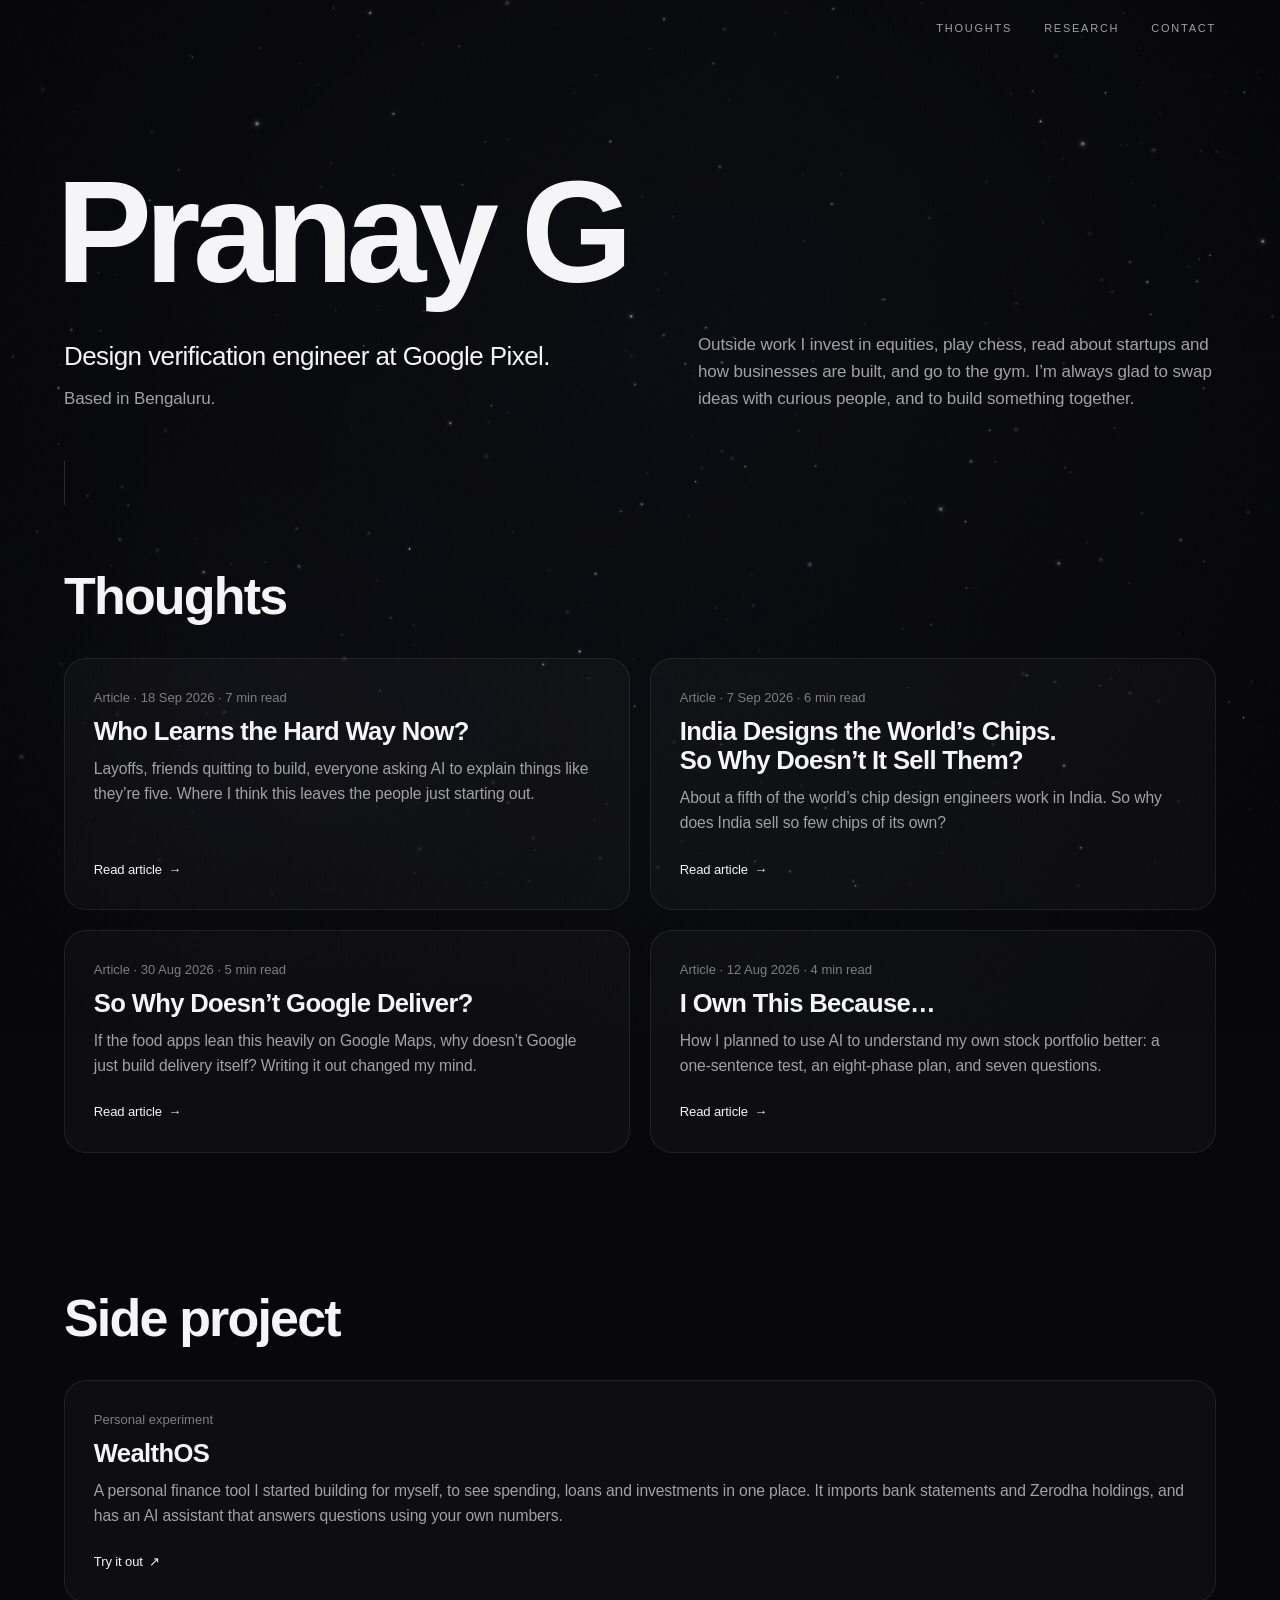
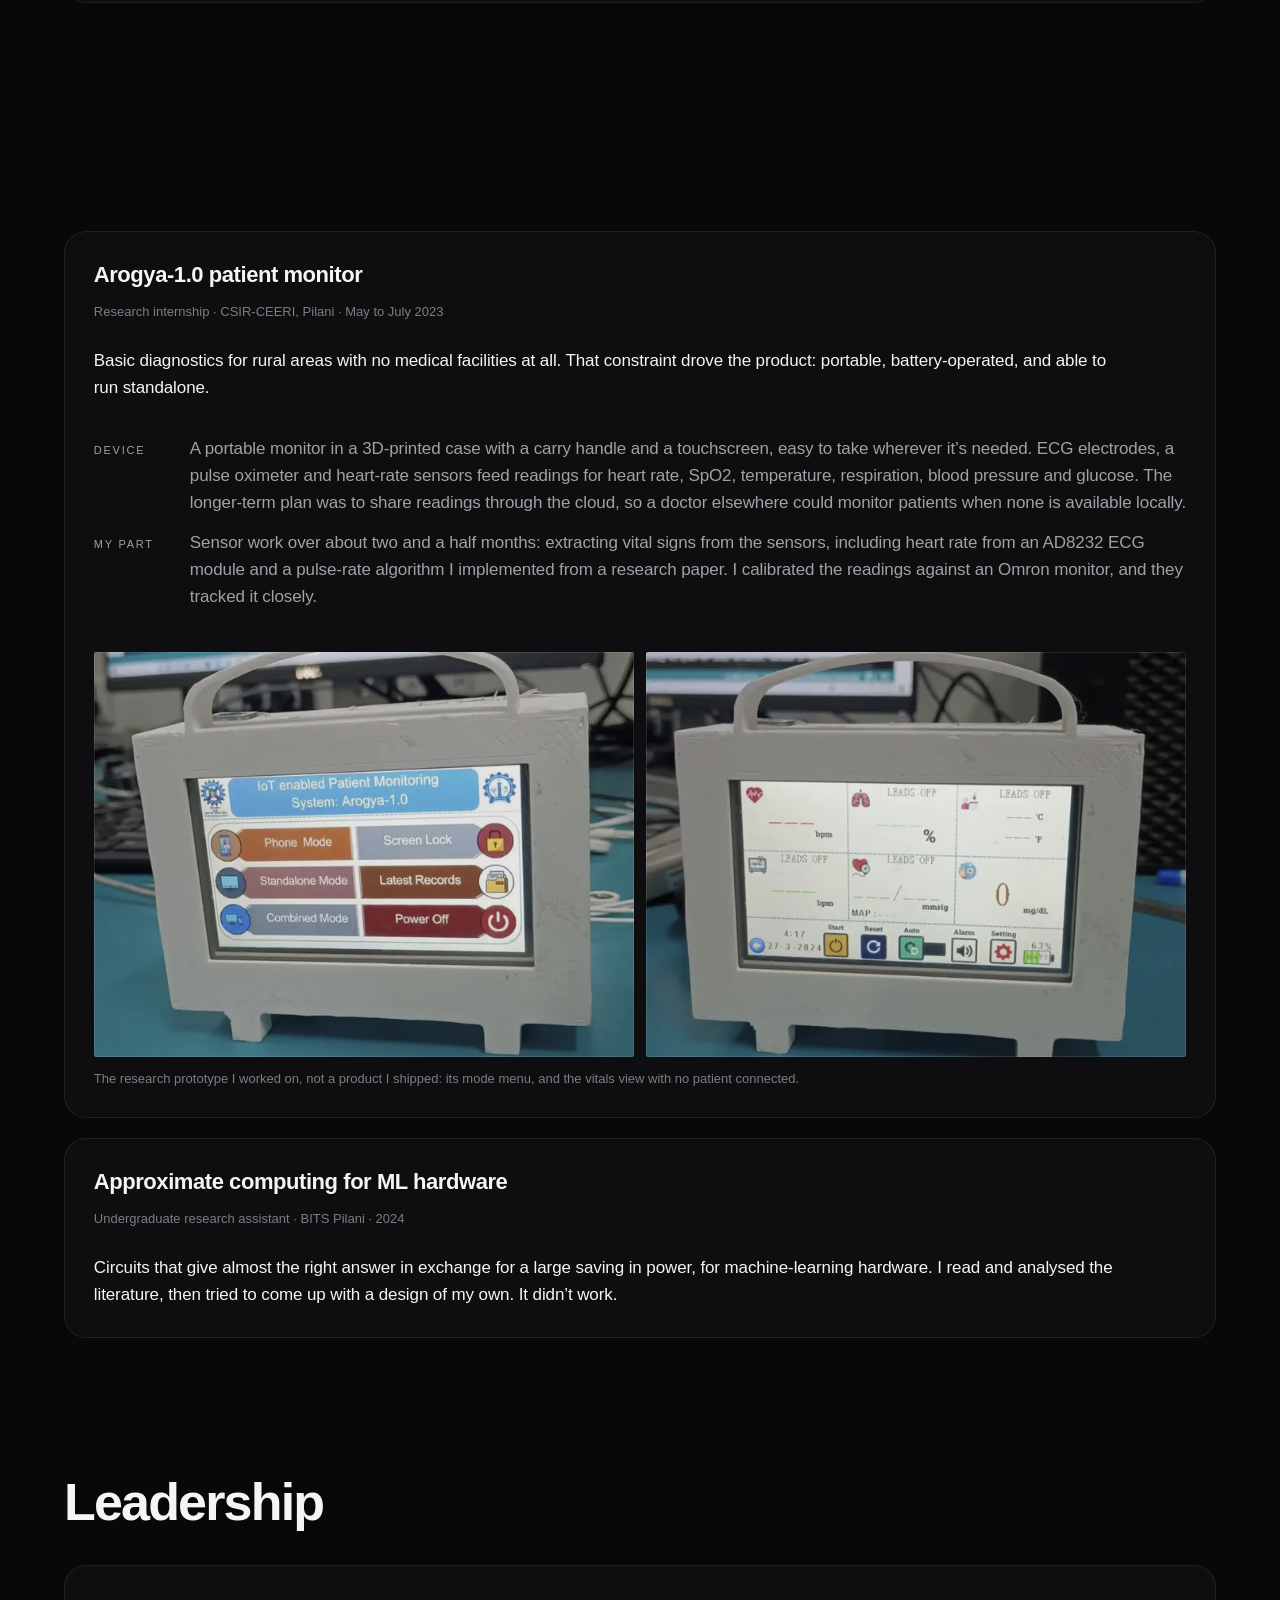
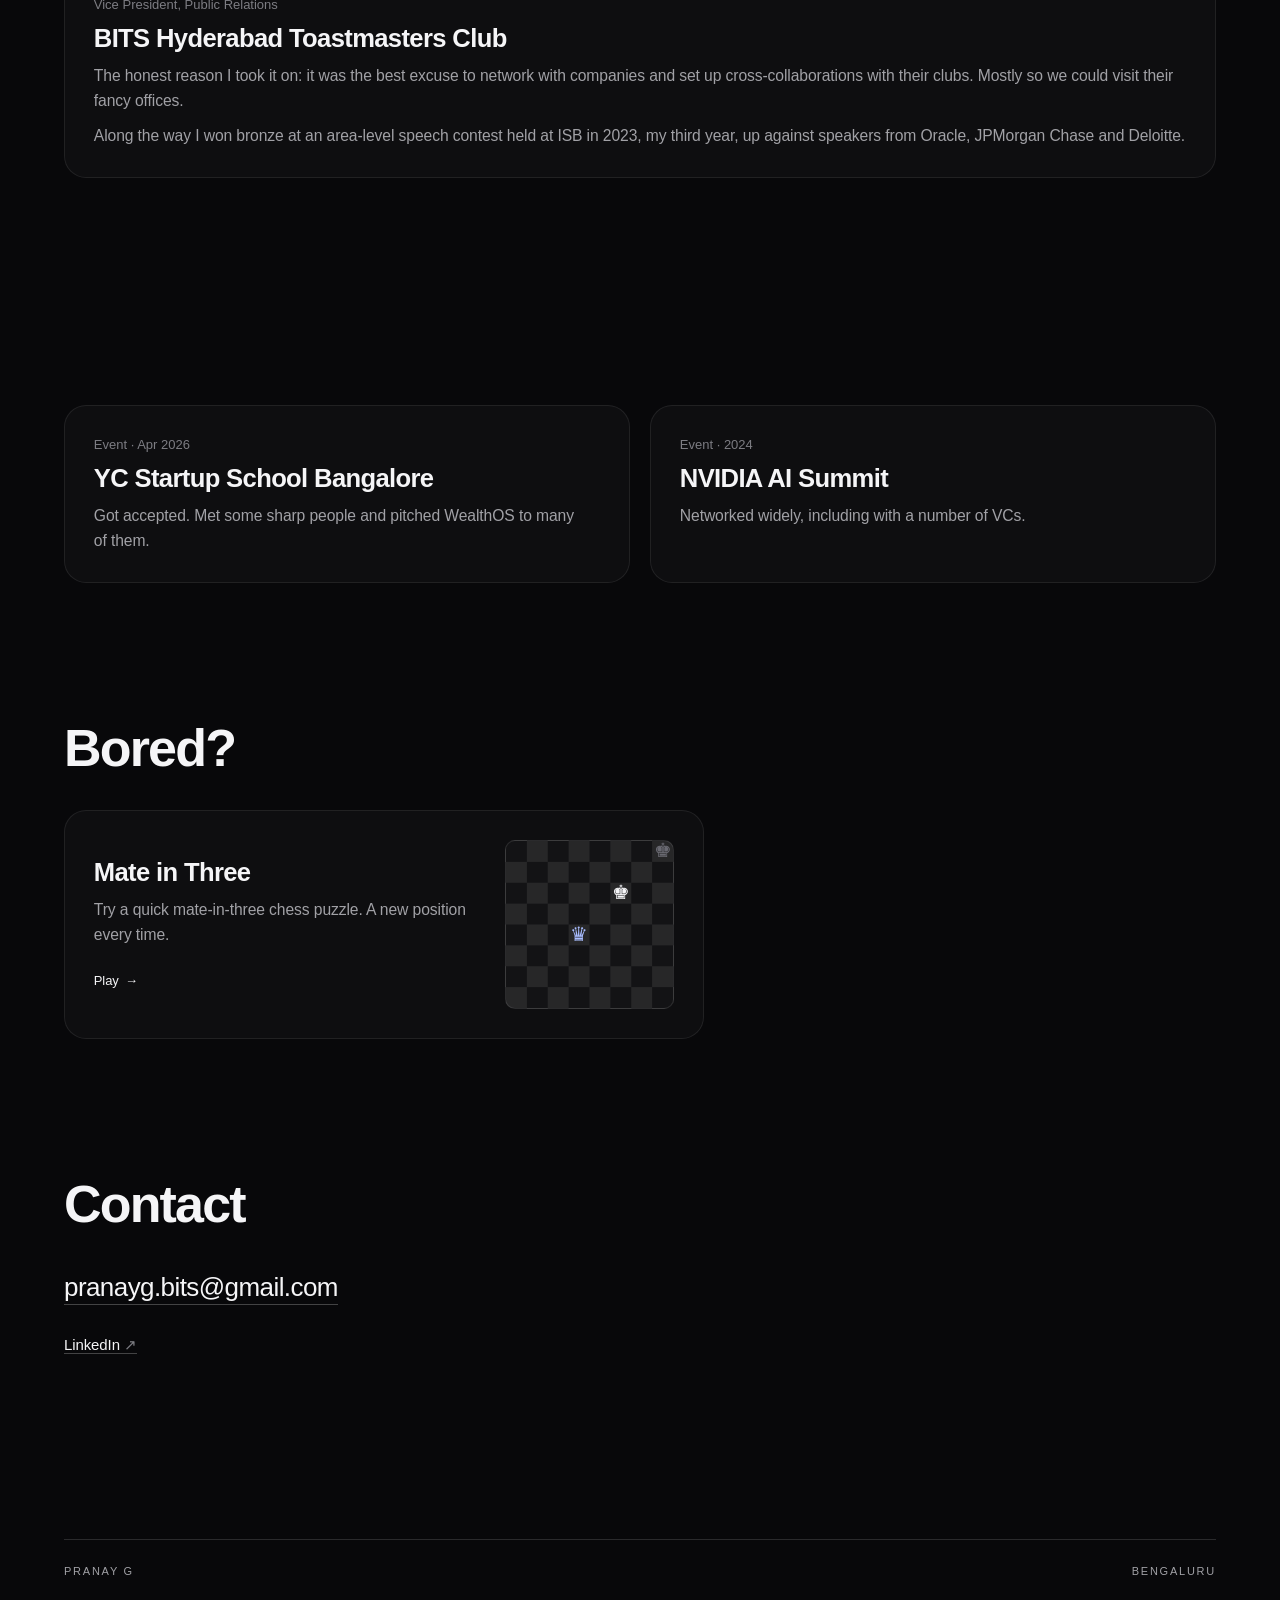
<file: index.html>
<!doctype html>
<html lang="en">
<head>
  <meta charset="utf-8">
  <meta name="viewport" content="width=device-width, initial-scale=1, viewport-fit=cover">
  <title>Pranay G · Design Verification Engineer at Google Pixel</title>
  <meta name="description" content="Pranay G, design verification engineer at Google Pixel. WealthOS, a patient monitor for rural clinics, and thoughts on AI and work.">
  <meta name="theme-color" content="#08080a">
  <meta property="og:type" content="website">
  <meta property="og:title" content="Pranay G">
  <meta property="og:description" content="Pranay G, design verification engineer at Google Pixel. WealthOS, a patient monitor for rural clinics, and thoughts on AI and work.">
  <link rel="icon" href="data:image/svg+xml,%3Csvg xmlns='http://www.w3.org/2000/svg' viewBox='0 0 32 32'%3E%3Crect width='32' height='32' rx='7' fill='%2308080a'/%3E%3Ccircle cx='16' cy='16' r='8' fill='%23ffffff' fill-opacity='.12'/%3E%3Ccircle cx='16' cy='16' r='3.2' fill='%23f5f5f7'/%3E%3C/svg%3E">
  <script type="application/ld+json">
  {
    "@context": "https://schema.org",
    "@type": "Person",
    "name": "Pranay G",
    "url": "https://thetinypenguinn.github.io/",
    "jobTitle": "Design Verification Engineer",
    "worksFor": { "@type": "Organization", "name": "Google" },
    "alumniOf": { "@type": "CollegeOrUniversity", "name": "BITS Pilani, Hyderabad Campus" },
    "address": { "@type": "PostalAddress", "addressLocality": "Bengaluru", "addressCountry": "IN" },
    "sameAs": ["https://www.linkedin.com/in/pranay-g-891801244/"]
  }
  </script>
  <link rel="stylesheet" href="style.css">
  <script>document.documentElement.classList.add("js");addEventListener("load",function(){if(!window.__siteReady)document.documentElement.classList.remove("js")});</script>
  <script src="main.js" defer blocking="render"></script>
</head>
<body class="home">
  <canvas class="sky" aria-hidden="true"></canvas>

  <div class="page">
    <header class="site-header site-header--home" data-header>
      <a class="wordmark quiet" href="#top">Pranay G</a>
      <nav class="site-nav label" aria-label="Sections">
        <a class="quiet" href="#thoughts">Thoughts</a>
        <a class="quiet" href="#research">Research</a>
        <a class="quiet" href="#contact">Contact</a>
      </nav>
    </header>

    <main id="top">
      <!-- Hero -->
      <section class="hero" aria-labelledby="name">
        <h1 class="display" id="name" data-reveal="focus">Pranay G</h1>
        <div class="hero-lines">
          <div class="hero-main">
            <p class="lede" data-reveal="focus">Design verification engineer at Google Pixel.</p>
            <p class="context" data-reveal="focus">Based in Bengaluru.</p>
          </div>
          <p class="hero-about" data-reveal="focus">Outside work I invest in equities, play chess, read about startups and how businesses are built, and go to the gym. I’m always glad to swap ideas with curious people, and to build something together.</p>
        </div>
        <a class="scroll-cue quiet" href="#thoughts" aria-label="Scroll to thoughts" data-reveal="fade"><span></span></a>
      </section>

      <!-- Thoughts: articles, newest first. Copy a .cell block to add one. -->
      <section class="block" id="thoughts" aria-labelledby="thoughts-title">
        <h2 class="block-title" id="thoughts-title" data-reveal="focus">Thoughts</h2>
        <div class="bento bento--two">
          <div class="cell" data-reveal>
            <a class="card card--article" href="posts/five-years.html">
              <div class="card-body">
                <p class="card-eyebrow meta">Article · 18 Sep 2026 · 7 min read</p>
                <h3 class="card-title">Who Learns the Hard Way Now?</h3>
                <p class="card-text">Layoffs, friends quitting to build, everyone asking AI to explain things like they’re five. Where I think this leaves the people just starting out.</p>
                <span class="card-cta">Read article <span class="cta-arrow" aria-hidden="true">→</span></span>
              </div>
            </a>
          </div>
          <div class="cell" data-reveal>
            <a class="card card--article" href="posts/india-chips.html">
              <div class="card-body">
                <p class="card-eyebrow meta">Article · 7 Sep 2026 · 6 min read</p>
                <h3 class="card-title">India Designs the World’s Chips. So Why Doesn’t It Sell Them?</h3>
                <p class="card-text">About a fifth of the world’s chip design engineers work in India. So why does India sell so few chips of its own?</p>
                <span class="card-cta">Read article <span class="cta-arrow" aria-hidden="true">→</span></span>
              </div>
            </a>
          </div>
          <div class="cell" data-reveal>
            <a class="card card--article" href="posts/google-deliver.html">
              <div class="card-body">
                <p class="card-eyebrow meta">Article · 30 Aug 2026 · 5 min read</p>
                <h3 class="card-title">So Why Doesn’t Google Deliver?</h3>
                <p class="card-text">If the food apps lean this heavily on Google Maps, why doesn’t Google just build delivery itself? Writing it out changed my mind.</p>
                <span class="card-cta">Read article <span class="cta-arrow" aria-hidden="true">→</span></span>
              </div>
            </a>
          </div>
          <div class="cell" data-reveal>
            <a class="card card--article" href="posts/i-own-this-because.html">
              <div class="card-body">
                <p class="card-eyebrow meta">Article · 12 Aug 2026 · 4 min read</p>
                <h3 class="card-title">I Own This Because…</h3>
                <p class="card-text">How I planned to use AI to understand my own stock portfolio better: a one-sentence test, an eight-phase plan, and seven questions.</p>
                <span class="card-cta">Read article <span class="cta-arrow" aria-hidden="true">→</span></span>
              </div>
            </a>
          </div>
        </div>
      </section>

      <!-- Side project -->
      <section class="block" id="project" aria-labelledby="project-title">
        <h2 class="block-title" id="project-title" data-reveal="focus">Side project</h2>
        <div class="bento">
          <div class="cell" data-reveal>
            <a class="card" href="https://wealthos-cfo.streamlit.app" target="_blank" rel="noopener">
              <div class="card-body">
                <p class="card-eyebrow meta">Personal experiment</p>
                <h3 class="card-title">WealthOS</h3>
                <p class="card-text">A personal finance tool I started building for myself, to see spending, loans and investments in one place. It imports bank statements and Zerodha holdings, and has an AI assistant that answers questions using your own numbers.</p>
                <span class="card-cta">Try it out <span class="cta-arrow" aria-hidden="true">↗</span></span>
              </div>
            </a>
          </div>
        </div>
      </section>

      <!-- Research -->
      <section class="block" id="research" aria-labelledby="research-title">
        <h2 class="block-title" id="research-title" data-reveal="focus">Research</h2>
        <div class="bento">
          <div class="cell" data-reveal>
            <article class="card card--static">
              <div class="card-body">
            <h3 class="entry-title">Arogya-1.0 patient monitor</h3>
            <p class="entry-meta meta">Research internship · CSIR-CEERI, Pilani · May to July 2023</p>
            <p class="entry-summary">Basic diagnostics for rural areas with no medical facilities at all. That constraint drove the product: portable, battery-operated, and able to run standalone.</p>
            <dl class="entry-points">
              <div>
                <dt class="label">Device</dt>
                <dd>A portable monitor in a 3D-printed case with a carry handle and a touchscreen, easy to take wherever it’s needed. ECG electrodes, a pulse oximeter and heart-rate sensors feed readings for heart rate, SpO2, temperature, respiration, blood pressure and glucose. The longer-term plan was to share readings through the cloud, so a doctor elsewhere could monitor patients when none is available locally.</dd>
              </div>
              <div>
                <dt class="label">My part</dt>
                <dd>Sensor work over about two and a half months: extracting vital signs from the sensors, including heart rate from an AD8232 ECG module and a pulse-rate algorithm I implemented from a research paper. I calibrated the readings against an Omron monitor, and they tracked it closely.</dd>
              </div>
            </dl>
            <figure class="entry-figure">
              <div class="photos">
                <img src="media/ceeri-device-menu.webp" width="680" height="510" loading="lazy" decoding="async"
                     alt="A white 3D-printed monitor with a carry handle on a lab bench. Its touchscreen shows the title ‘IoT enabled Patient Monitoring System: Arogya-1.0’ and buttons for Phone, Standalone and Combined modes, Screen Lock, Latest Records and Power Off.">
                <img src="media/ceeri-device-monitor.webp" width="680" height="510" loading="lazy" decoding="async"
                     alt="The same monitor showing its vitals grid: heart rate, SpO2, temperature, respiration, blood pressure with MAP, and glucose, all reading ‘leads off’ because no patient is connected, above Start, Reset, Alarm and Settings controls and a 63% battery indicator.">
              </div>
              <figcaption class="meta">The research prototype I worked on, not a product I shipped: its mode menu, and the vitals view with no patient connected.</figcaption>
            </figure>
              </div>
            </article>
          </div>
          <div class="cell" data-reveal>
            <article class="card card--static">
              <div class="card-body">
                <h3 class="entry-title">Approximate computing for ML hardware</h3>
                <p class="entry-meta meta">Undergraduate research assistant · BITS Pilani · 2024</p>
                <p class="entry-summary">Circuits that give almost the right answer in exchange for a large saving in power, for machine-learning hardware. I read and analysed the literature, then tried to come up with a design of my own. It didn’t work.</p>
              </div>
            </article>
          </div>
        </div>
      </section>

      <!-- Leadership -->
      <section class="block" id="leadership" aria-labelledby="leadership-title">
        <h2 class="block-title" id="leadership-title" data-reveal="focus">Leadership</h2>
        <div class="bento">
          <div class="cell" data-reveal>
            <article class="card card--static">
              <div class="card-body">
                <p class="card-eyebrow meta">Vice President, Public Relations</p>
                <h3 class="card-title">BITS Hyderabad Toastmasters Club</h3>
                <p class="card-text">The honest reason I took it on: it was the best excuse to network with companies and set up cross-collaborations with their clubs. Mostly so we could visit their fancy offices.</p>
                <p class="card-text">Along the way I won bronze at an area-level speech contest held at ISB in 2023, my third year, up against speakers from Oracle, JPMorgan Chase and Deloitte.</p>
              </div>
            </article>
          </div>
        </div>
      </section>

      <!-- Events. Copy a .cell block to add one (newest first). -->
      <section class="block" id="events" aria-labelledby="events-title">
        <h2 class="block-title" id="events-title" data-reveal="focus">Rooms I’ve been in</h2>
        <div class="bento bento--two">
          <div class="cell" data-reveal>
            <article class="card card--static">
              <div class="card-body">
                <p class="card-eyebrow meta">Event · Apr 2026</p>
                <h3 class="card-title">YC Startup School Bangalore</h3>
                <p class="card-text">Got accepted. Met some sharp people and pitched WealthOS to many of them.</p>
              </div>
            </article>
          </div>
          <div class="cell" data-reveal>
            <article class="card card--static">
              <div class="card-body">
                <p class="card-eyebrow meta">Event · 2024</p>
                <h3 class="card-title">NVIDIA AI Summit</h3>
                <p class="card-text">Networked widely, including with a number of VCs.</p>
              </div>
            </article>
          </div>
        </div>
      </section>

      <!-- Bored? -->
      <section class="block" id="bored" aria-labelledby="bored-title">
        <h2 class="block-title" id="bored-title" data-reveal="focus">Bored?</h2>
        <div class="bento bento--narrow">
          <div class="cell" data-reveal>
            <a class="card card--chess" href="play/">
              <div class="card-body">
                <h3 class="card-title">Mate in Three</h3>
                <p class="card-text">Try a quick mate-in-three chess puzzle. A new position every time.</p>
                <span class="card-cta">Play <span class="cta-arrow" aria-hidden="true">→</span></span>
              </div>
              <div class="mini-board" aria-hidden="true">
                <span class="pc pc-k-b">♚︎</span>
                <span class="pc pc-q">♛︎</span>
                <span class="pc pc-k-w">♚︎</span>
              </div>
            </a>
          </div>
        </div>
      </section>

      <!-- Contact -->
      <section class="block block--contact" id="contact" aria-labelledby="contact-title">
        <h2 class="block-title" id="contact-title" data-reveal="focus">Contact</h2>
        <div data-reveal>
          <!-- Personal address only. Keep the work address off this site. -->
          <a class="contact-email" href="mailto:pranayg.bits@gmail.com">pranayg.bits@gmail.com</a>
          <ul class="contact-links">
            <li><a href="https://www.linkedin.com/in/pranay-g-891801244/" rel="noopener">LinkedIn<span class="arrow" aria-hidden="true">↗</span></a></li>
          </ul>
        </div>
      </section>
    </main>

    <footer class="site-footer label">
      <span>Pranay G</span>
      <span>Bengaluru</span>
    </footer>
  </div>
</body>
</html>
</file>
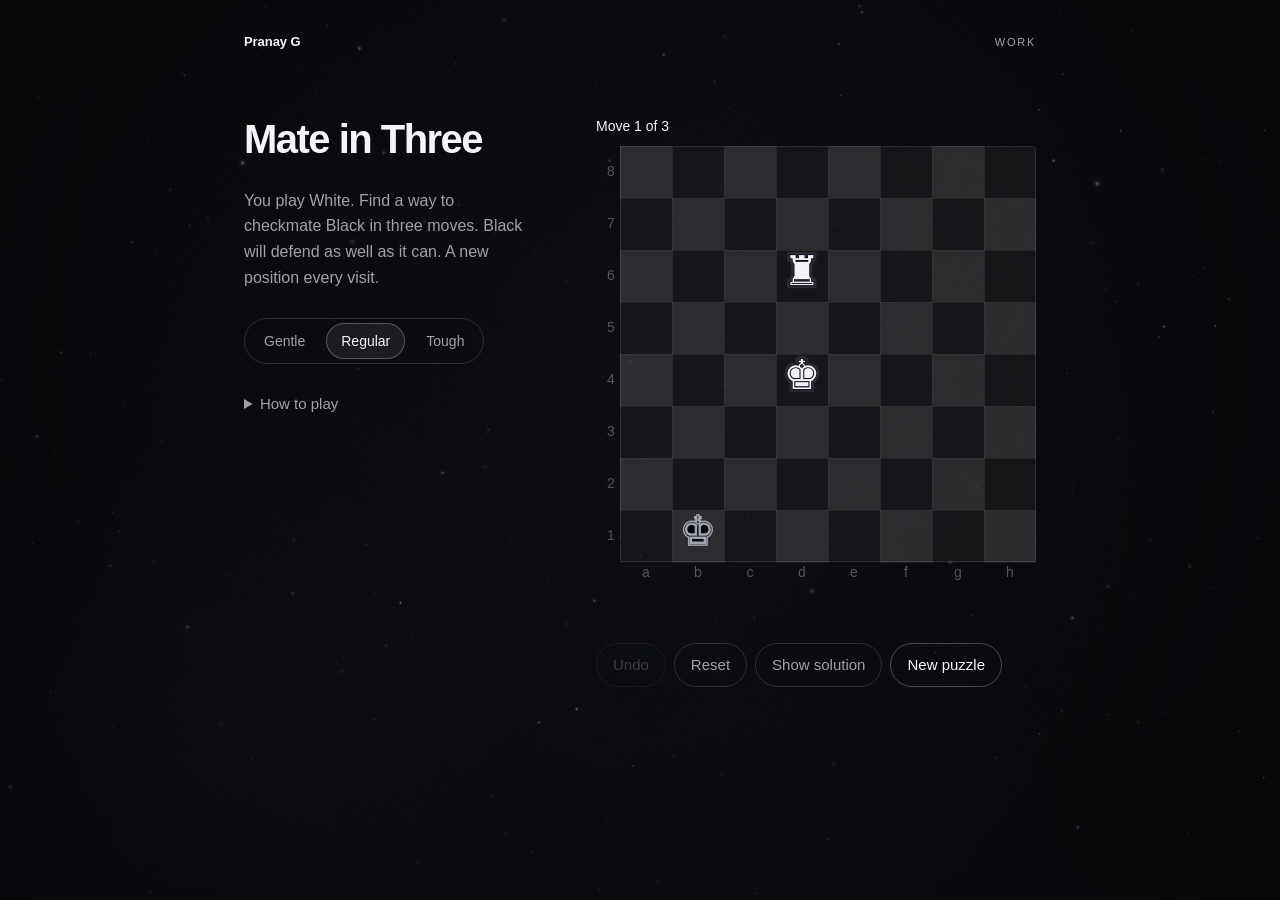
<file: play/index.html>
<!doctype html>
<html lang="en">
<head>
  <meta charset="utf-8">
  <meta name="viewport" content="width=device-width, initial-scale=1, viewport-fit=cover">
  <title>Mate in Three · Pranay G</title>
  <meta name="description" content="A quick chess puzzle: checkmate Black in three moves. A new position every visit.">
  <meta name="theme-color" content="#08080a">
  <meta property="og:type" content="website">
  <meta property="og:title" content="Mate in Three">
  <meta property="og:description" content="A forced mate in three, and a different one every time you open it. Every position is proved correct before you see it.">
  <link rel="icon" href="data:image/svg+xml,%3Csvg xmlns='http://www.w3.org/2000/svg' viewBox='0 0 32 32'%3E%3Crect width='32' height='32' rx='7' fill='%230a0a0c'/%3E%3Crect x='7' y='7' width='9' height='9' fill='%237aa7ff' fill-opacity='.22'/%3E%3Crect x='16' y='16' width='9' height='9' fill='%237aa7ff' fill-opacity='.22'/%3E%3Ccircle cx='20.5' cy='11.5' r='3' fill='%23ececf0'/%3E%3C/svg%3E">
  <link rel="stylesheet" href="game.css">
  <script src="../main.js" defer></script>
  <script src="engine.js" defer></script>
  <script src="puzzles.js" defer></script>
  <script src="game.js" defer></script>
</head>
<body data-sky="quiet">
  <canvas class="sky" aria-hidden="true"></canvas>

  <div class="page">
    <header class="site-header">
      <a class="wordmark quiet" href="../">Pranay G</a>
      <nav class="site-nav label" aria-label="Back">
        <a class="quiet" href="../#work">Work</a>
      </nav>
    </header>

    <main class="game">
      <h1 class="title">Mate in Three</h1>
      <p class="rule" id="rule">
        You play White. Find a way to checkmate Black in three moves.
        Black will defend as well as it can. A new position every visit.
      </p>
      <p class="visually-hidden" id="board-help">
        Tap or click one of your pieces, then tap the square to move it to.
        With the keyboard, use the arrow keys to move between squares, then
        Enter or Space to pick up a piece and again to put it down. Press U to
        take a move back, R to start the position again, L to be shown the
        solution, and N for a new position.
      </p>

      <div class="tiers" role="group" aria-label="Difficulty">
        <button type="button" data-tier="0">Gentle</button>
        <button type="button" data-tier="1">Regular</button>
        <button type="button" data-tier="2">Tough</button>
      </div>

      <section class="board-wrap" aria-labelledby="board-label">
        <div class="board-bar">
          <h2 class="level-name" id="board-label">
            <span data-tally>Move 1 of 3</span>
          </h2>
          <p class="tally" data-score></p>
        </div>

        <div class="board-frame">
          <canvas id="board" tabindex="0" role="application"
                  aria-label="Chess board"
                  aria-describedby="rule board-help"></canvas>
        </div>

        <p class="board-status" data-status>&nbsp;</p>

        <div class="promotion" data-promotion hidden>
          <p class="promotion-label" id="promotion-label">Promote to</p>
          <div class="promotion-choices" role="group" aria-labelledby="promotion-label"
               data-promotion-choices></div>
        </div>

        <div class="controls">
          <button type="button" data-undo>Undo</button>
          <button type="button" data-reset>Reset</button>
          <button type="button" data-line>Show solution</button>
          <button type="button" class="primary" data-next>New puzzle</button>
        </div>

        <p class="line-out" data-line-out hidden></p>
      </section>

      <p class="visually-hidden" role="status" aria-live="polite" data-live></p>

      <details class="help">
        <summary>How to play</summary>
        <div class="help-body">
          <dl>
            <dt>Moving</dt>
            <dd>Tap a piece, then tap where it goes. Its legal squares are
              marked. Tap it again to put it down.</dd>
            <dt>Keyboard</dt>
            <dd>Arrow keys to move about the board, <kbd>Enter</kbd> to pick up
              and put down. <kbd>U</kbd> takes a move back, <kbd>R</kbd> starts
              the position again, <kbd>L</kbd> shows the solution, <kbd>N</kbd>
              brings up a new one.</dd>
            <dt>Getting it wrong</dt>
            <dd>If a move lets Black escape, you will be told and can take it
              back. Stuck? Tap “Show the line” to see the solution.</dd>
            <dt>The defence</dt>
            <dd>Black always picks the move that delays checkmate the longest.</dd>
            <dt>Where these come from</dt>
            <dd>A hundred and fifty are built in, and more are worked out in the
              background as you play. None of them reaches the board until a
              search has proved that mate in three is forced, that there is no
              mate in two, and that only one first move works.</dd>
          </dl>
          <p class="help-note">Your score is kept in this browser only.
            Nothing is sent anywhere, and nothing is loaded from anywhere
            else.</p>
        </div>
      </details>
    </main>
  </div>
</body>
</html>
</file>
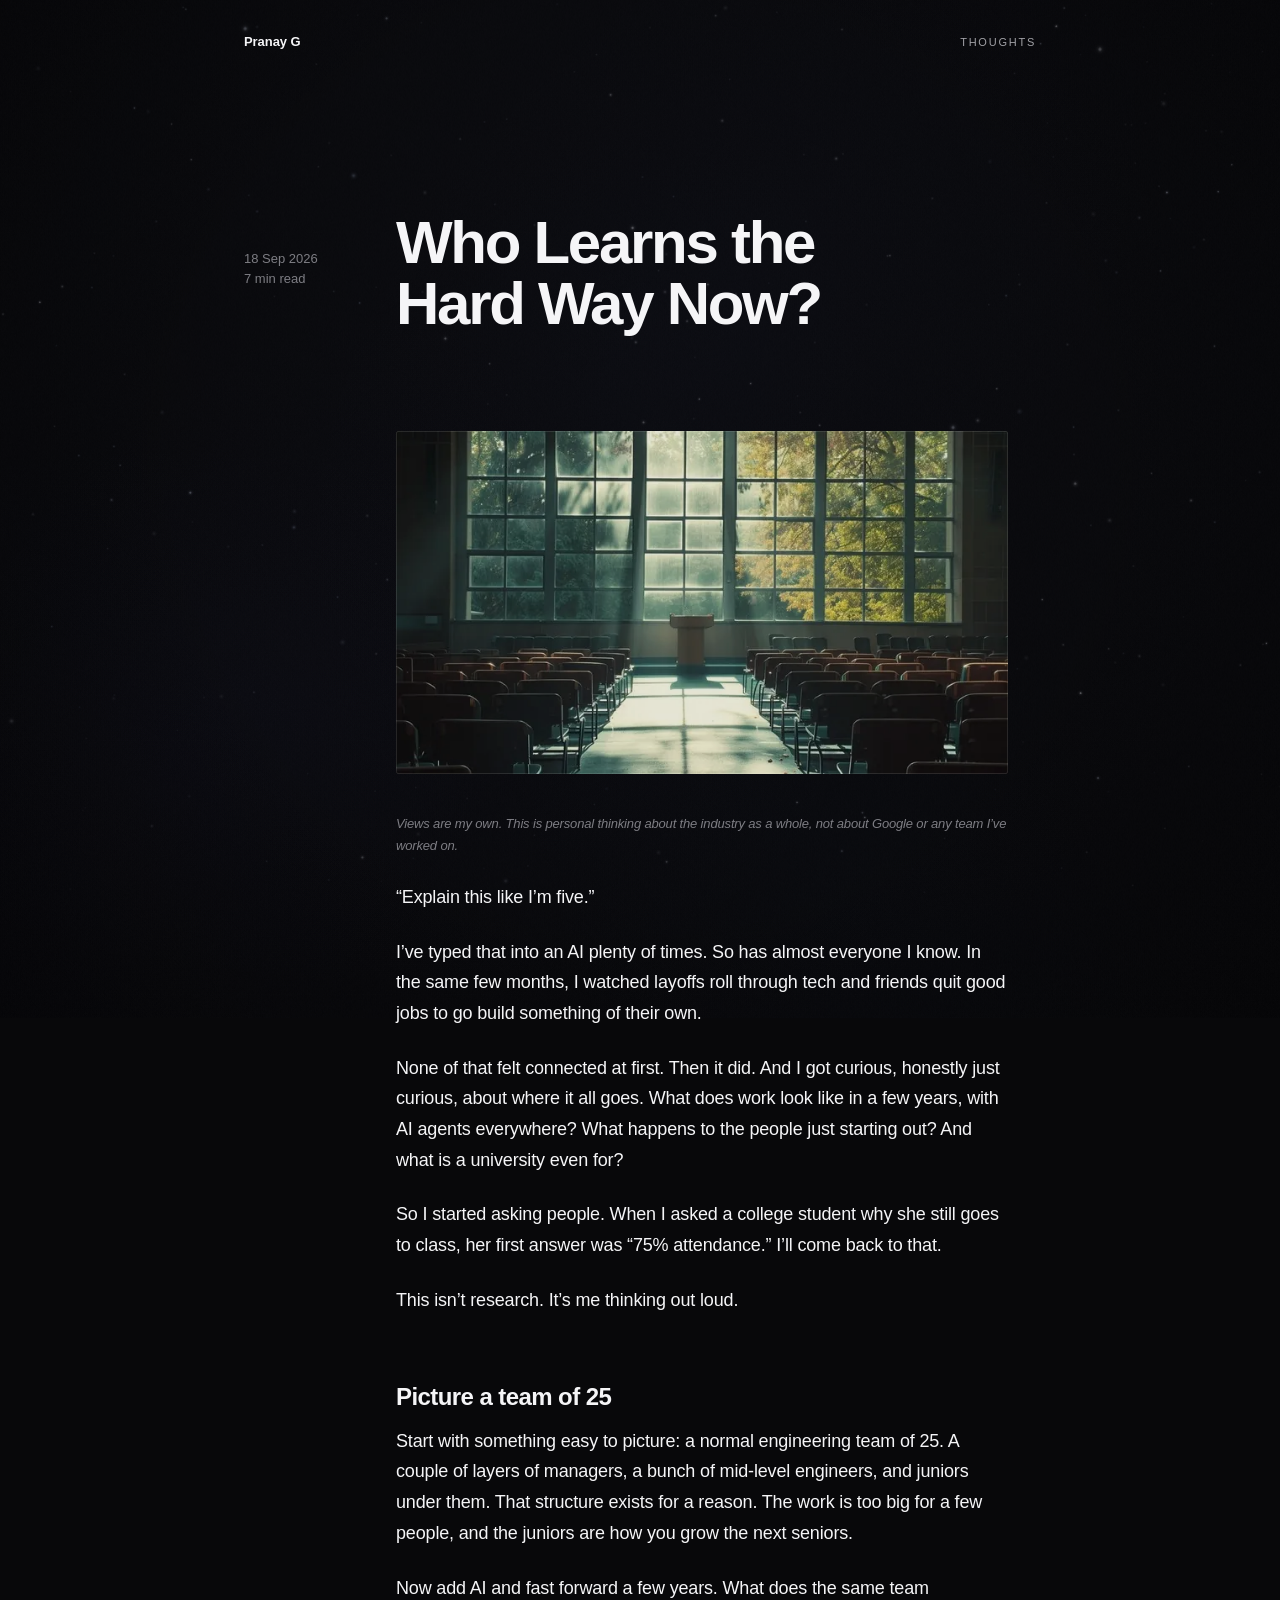
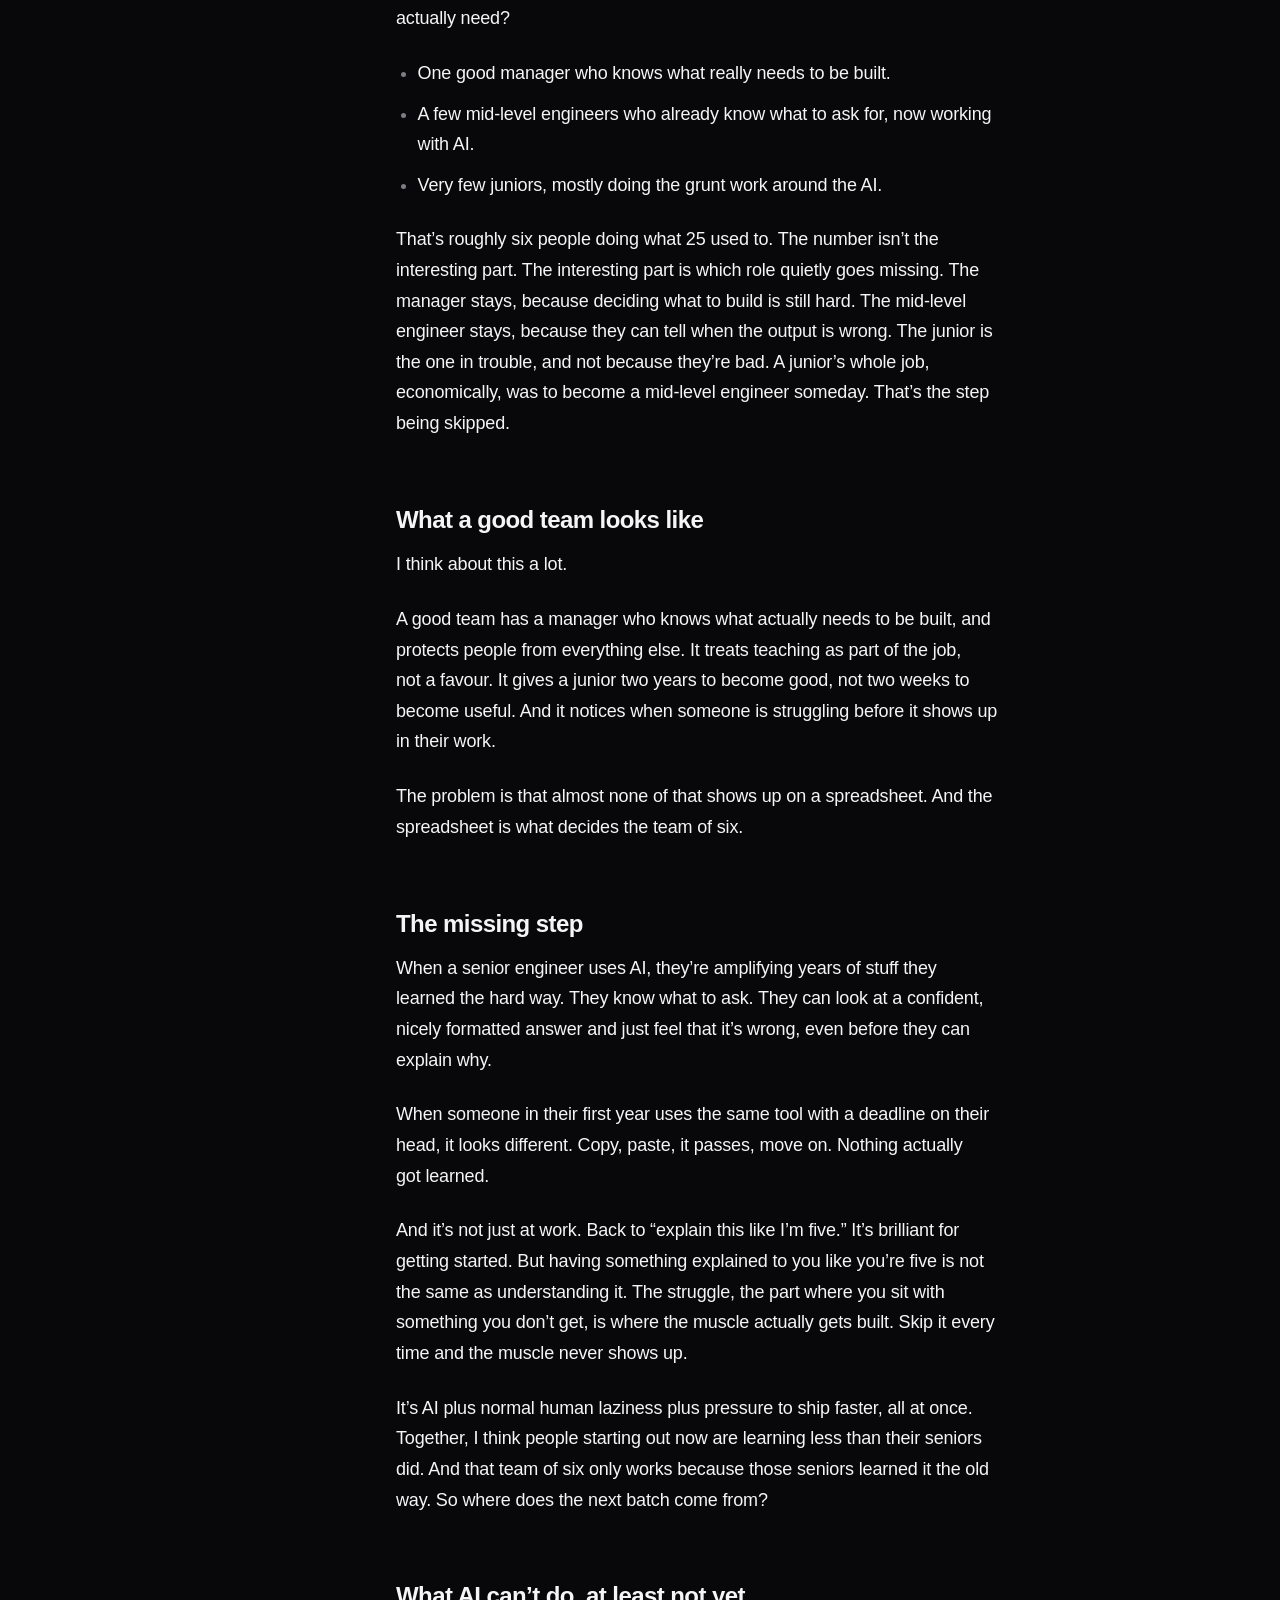
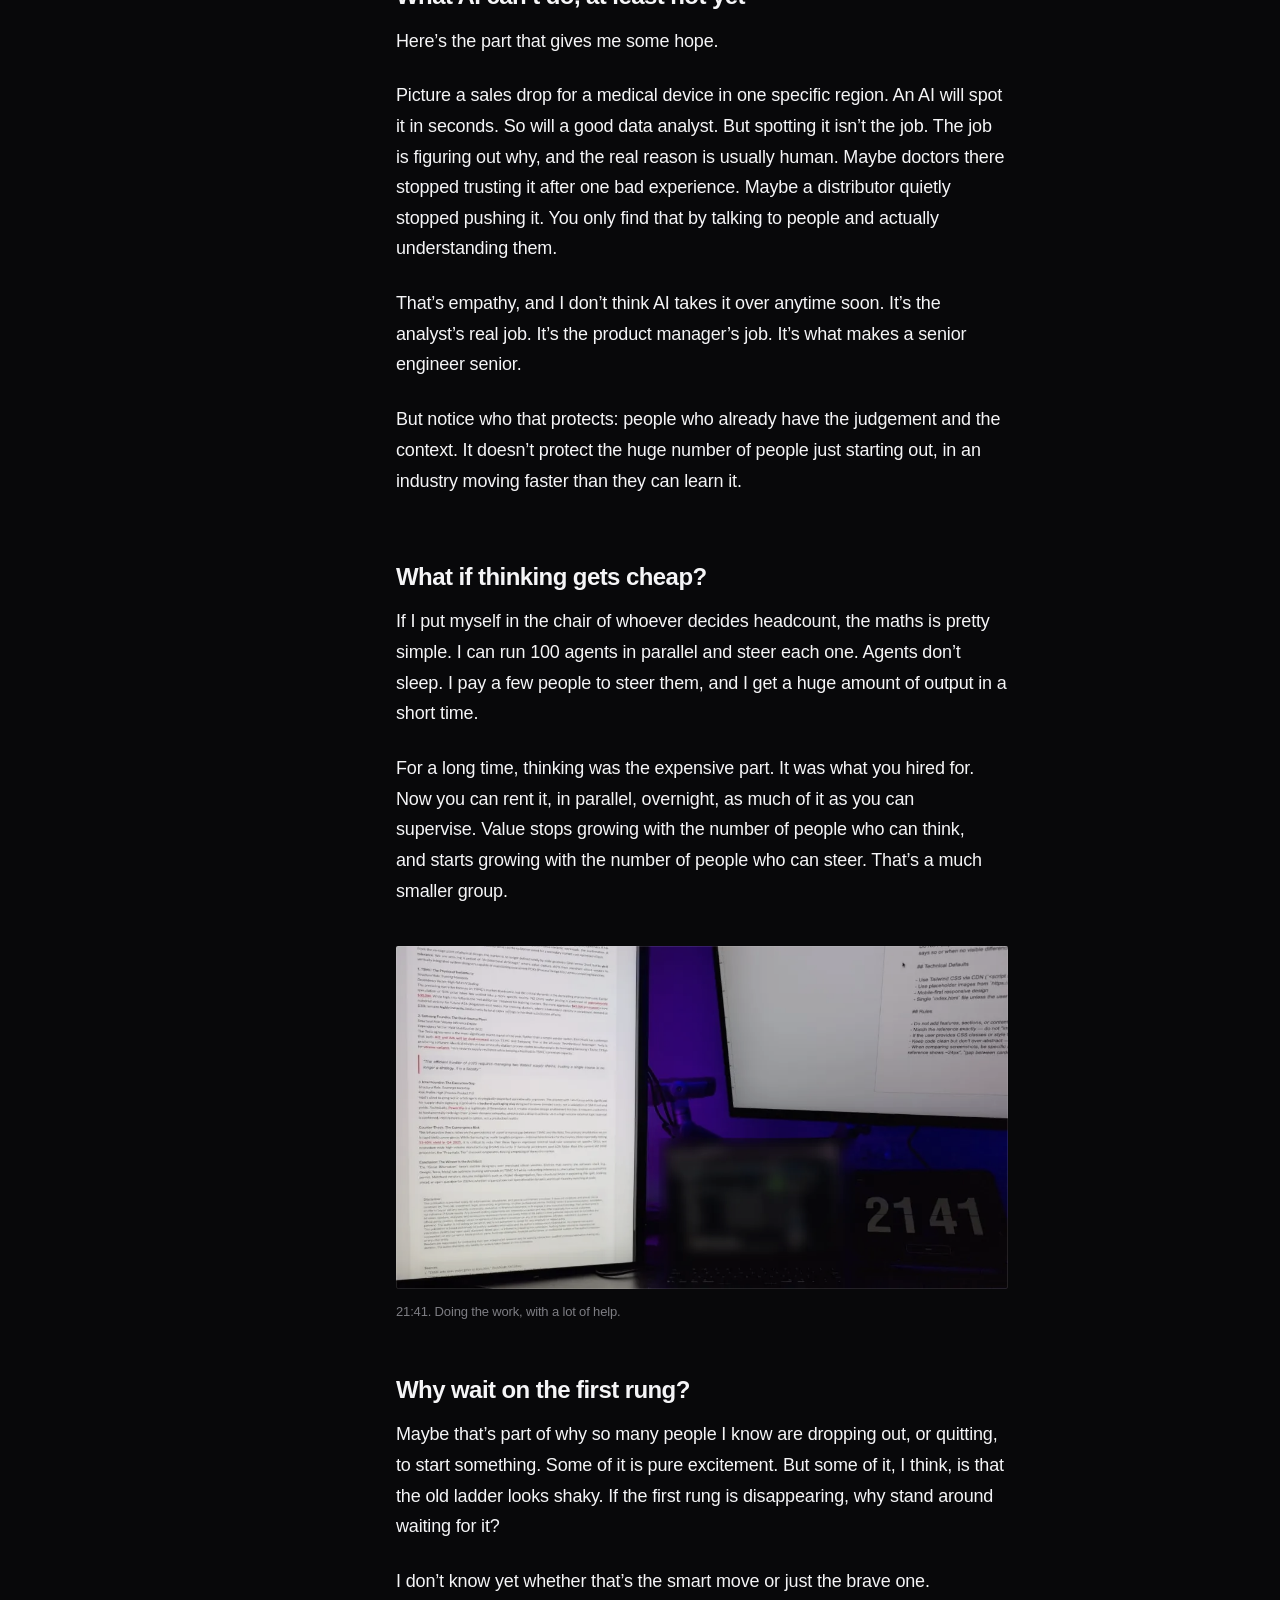
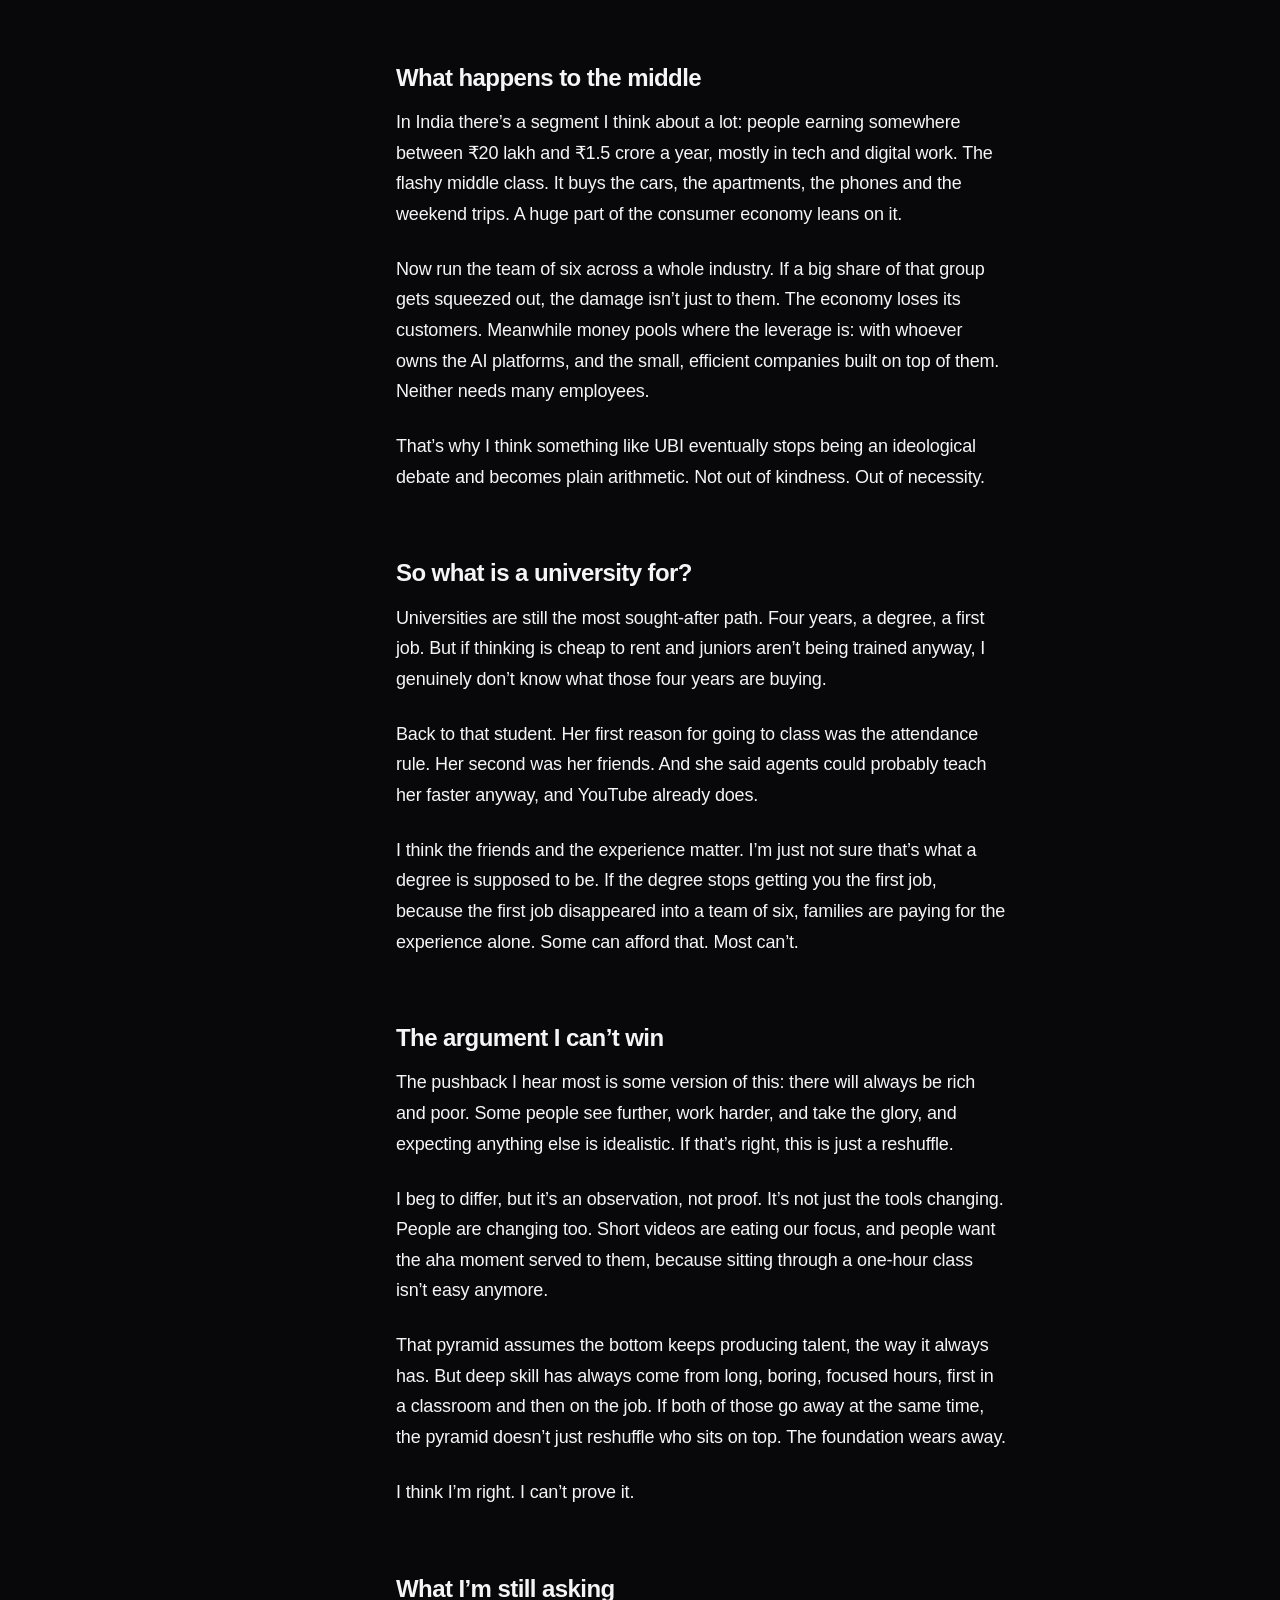
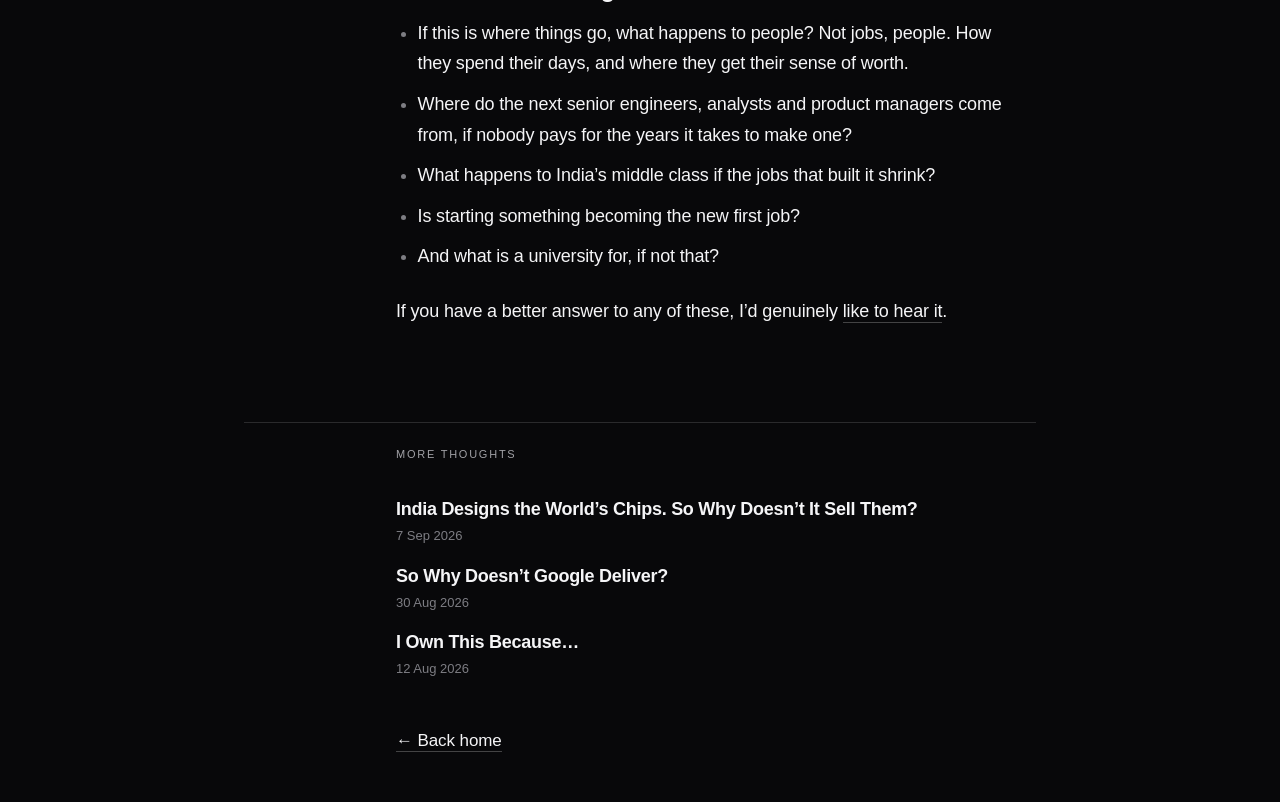
<file: posts/five-years.html>
<!doctype html>
<html lang="en">
<head>
  <meta charset="utf-8">
  <meta name="viewport" content="width=device-width, initial-scale=1, viewport-fit=cover">
  <title>Who Learns the Hard Way Now? · Pranay G</title>
  <meta name="description" content="Layoffs, friends quitting to build, everyone asking AI to explain things like they’re five. Where I think this leaves the people just starting out.">
  <meta name="theme-color" content="#08080a">
  <meta property="og:type" content="article">
  <meta property="og:title" content="Who Learns the Hard Way Now?">
  <meta property="og:description" content="Layoffs, friends quitting to build, everyone asking AI to explain things like they’re five. Where I think this leaves the people just starting out.">
  <link rel="icon" href="data:image/svg+xml,%3Csvg xmlns='http://www.w3.org/2000/svg' viewBox='0 0 32 32'%3E%3Crect width='32' height='32' rx='7' fill='%2308080a'/%3E%3Ccircle cx='16' cy='16' r='8' fill='%23ffffff' fill-opacity='.12'/%3E%3Ccircle cx='16' cy='16' r='3.2' fill='%23f5f5f7'/%3E%3C/svg%3E">
  <link rel="stylesheet" href="../style.css">
  <script>document.documentElement.classList.add("js");addEventListener("load",function(){if(!window.__siteReady)document.documentElement.classList.remove("js")});</script>
  <script src="../main.js" defer blocking="render"></script>
</head>
<body data-sky="quiet">
  <canvas class="sky" aria-hidden="true"></canvas>

  <div class="page">
    <header class="site-header">
      <a class="wordmark quiet" href="../">Pranay G</a>
      <nav class="site-nav label" aria-label="Back">
        <a class="quiet" href="../#thoughts">Thoughts</a>
      </nav>
    </header>

    <main>
      <article class="post">
        <header class="post-head grid">
          <p class="post-meta meta col-label" data-reveal="focus">
            <time datetime="2026-09-18">18 Sep 2026</time><span class="dot" aria-hidden="true" data-reading-time-sep hidden>·</span><span data-reading-time hidden></span>
          </p>
          <h1 class="post-title col-content" data-reveal="focus">Who Learns the Hard Way Now?</h1>
        </header>

        <div class="post-body grid">
          <div class="prose col-content" data-reveal="fade">
            <figure>
              <img src="../media/lecture-hall.webp" width="728" height="408" alt="An empty lecture hall in soft morning light: rows of chairs facing a lone podium in front of tall windows, with autumn trees outside." loading="eager" decoding="async">
            </figure>

            <p class="post-note">Views are my own. This is personal thinking about the industry as a whole, not about Google or any team I’ve worked on.</p>

            <p>“Explain this like I’m five.”</p>

            <p>I’ve typed that into an AI plenty of times. So has almost everyone I know. In the same few months, I watched layoffs roll through tech and friends quit good jobs to go build something of their own.</p>

            <p>None of that felt connected at first. Then it did. And I got curious, honestly just curious, about where it all goes. What does work look like in a few years, with AI agents everywhere? What happens to the people just starting out? And what is a university even for?</p>

            <p>So I started asking people. When I asked a college student why she still goes to class, her first answer was “75% attendance.” I’ll come back to that.</p>

            <p>This isn’t research. It’s me thinking out loud.</p>


            <h2>Picture a team of 25</h2>

            <p>Start with something easy to picture: a normal engineering team of 25. A couple of layers of managers, a bunch of mid-level engineers, and juniors under them. That structure exists for a reason. The work is too big for a few people, and the juniors are how you grow the next seniors.</p>

            <p>Now add AI and fast forward a few years. What does the same team actually need?</p>

            <ul>
              <li>One good manager who knows what really needs to be built.</li>
              <li>A few mid-level engineers who already know what to ask for, now working with AI.</li>
              <li>Very few juniors, mostly doing the grunt work around the AI.</li>
            </ul>

            <p>That’s roughly six people doing what 25 used to. The number isn’t the interesting part. The interesting part is which role quietly goes missing. The manager stays, because deciding what to build is still hard. The mid-level engineer stays, because they can tell when the output is wrong. The junior is the one in trouble, and not because they’re bad. A junior’s whole job, economically, was to become a mid-level engineer someday. That’s the step being skipped.</p>


            <h2>What a good team looks like</h2>

            <p>I think about this a lot.</p>

            <p>A good team has a manager who knows what actually needs to be built, and protects people from everything else. It treats teaching as part of the job, not a favour. It gives a junior two years to become good, not two weeks to become useful. And it notices when someone is struggling before it shows up in their work.</p>

            <p>The problem is that almost none of that shows up on a spreadsheet. And the spreadsheet is what decides the team of six.</p>


            <h2>The missing step</h2>

            <p>When a senior engineer uses AI, they’re amplifying years of stuff they learned the hard way. They know what to ask. They can look at a confident, nicely formatted answer and just feel that it’s wrong, even before they can explain why.</p>

            <p>When someone in their first year uses the same tool with a deadline on their head, it looks different. Copy, paste, it passes, move on. Nothing actually got learned.</p>

            <p>And it’s not just at work. Back to “explain this like I’m five.” It’s brilliant for getting started. But having something explained to you like you’re five is not the same as understanding it. The struggle, the part where you sit with something you don’t get, is where the muscle actually gets built. Skip it every time and the muscle never shows up.</p>

            <p>It’s AI plus normal human laziness plus pressure to ship faster, all at once. Together, I think people starting out now are learning less than their seniors did. And that team of six only works because those seniors learned it the old way. So where does the next batch come from?</p>


            <h2>What AI can’t do, at least not yet</h2>

            <p>Here’s the part that gives me some hope.</p>

            <p>Picture a sales drop for a medical device in one specific region. An AI will spot it in seconds. So will a good data analyst. But spotting it isn’t the job. The job is figuring out why, and the real reason is usually human. Maybe doctors there stopped trusting it after one bad experience. Maybe a distributor quietly stopped pushing it. You only find that by talking to people and actually understanding them.</p>

            <p>That’s empathy, and I don’t think AI takes it over anytime soon. It’s the analyst’s real job. It’s the product manager’s job. It’s what makes a senior engineer senior.</p>

            <p>But notice who that protects: people who already have the judgement and the context. It doesn’t protect the huge number of people just starting out, in an industry moving faster than they can learn it.</p>


            <h2>What if thinking gets cheap?</h2>

            <p>If I put myself in the chair of whoever decides headcount, the maths is pretty simple. I can run 100 agents in parallel and steer each one. Agents don’t sleep. I pay a few people to steer them, and I get a huge amount of output in a short time.</p>

            <p>For a long time, thinking was the expensive part. It was what you hired for. Now you can rent it, in parallel, overnight, as much of it as you can supervise. Value stops growing with the number of people who can think, and starts growing with the number of people who can steer. That’s a much smaller group.</p>

            <figure>
              <img src="../media/desk-2141.webp" width="1024" height="575" alt="A desk at night under purple light: two monitors showing a long research document and a page of instructions for an AI model, an open laptop, and a desk clock reading 21:41." loading="lazy" decoding="async">
              <figcaption>21:41. Doing the work, with a lot of help.</figcaption>
            </figure>


            <h2>Why wait on the first rung?</h2>

            <p>Maybe that’s part of why so many people I know are dropping out, or quitting, to start something. Some of it is pure excitement. But some of it, I think, is that the old ladder looks shaky. If the first rung is disappearing, why stand around waiting for it?</p>

            <p>I don’t know yet whether that’s the smart move or just the brave one.</p>


            <h2>What happens to the middle</h2>

            <p>In India there’s a segment I think about a lot: people earning somewhere between ₹20 lakh and ₹1.5 crore a year, mostly in tech and digital work. The flashy middle class. It buys the cars, the apartments, the phones and the weekend trips. A huge part of the consumer economy leans on it.</p>

            <p>Now run the team of six across a whole industry. If a big share of that group gets squeezed out, the damage isn’t just to them. The economy loses its customers. Meanwhile money pools where the leverage is: with whoever owns the AI platforms, and the small, efficient companies built on top of them. Neither needs many employees.</p>

            <p>That’s why I think something like UBI eventually stops being an ideological debate and becomes plain arithmetic. Not out of kindness. Out of necessity.</p>


            <h2>So what is a university for?</h2>

            <p>Universities are still the most sought-after path. Four years, a degree, a first job. But if thinking is cheap to rent and juniors aren’t being trained anyway, I genuinely don’t know what those four years are buying.</p>

            <p>Back to that student. Her first reason for going to class was the attendance rule. Her second was her friends. And she said agents could probably teach her faster anyway, and YouTube already does.</p>

            <p>I think the friends and the experience matter. I’m just not sure that’s what a degree is supposed to be. If the degree stops getting you the first job, because the first job disappeared into a team of six, families are paying for the experience alone. Some can afford that. Most can’t.</p>


            <h2>The argument I can’t win</h2>

            <p>The pushback I hear most is some version of this: there will always be rich and poor. Some people see further, work harder, and take the glory, and expecting anything else is idealistic. If that’s right, this is just a reshuffle.</p>

            <p>I beg to differ, but it’s an observation, not proof. It’s not just the tools changing. People are changing too. Short videos are eating our focus, and people want the aha moment served to them, because sitting through a one-hour class isn’t easy anymore.</p>

            <p>That pyramid assumes the bottom keeps producing talent, the way it always has. But deep skill has always come from long, boring, focused hours, first in a classroom and then on the job. If both of those go away at the same time, the pyramid doesn’t just reshuffle who sits on top. The foundation wears away.</p>

            <p>I think I’m right. I can’t prove it.</p>


            <h2>What I’m still asking</h2>

            <ul>
              <li>If this is where things go, what happens to people? Not jobs, people. How they spend their days, and where they get their sense of worth.</li>
              <li>Where do the next senior engineers, analysts and product managers come from, if nobody pays for the years it takes to make one?</li>
              <li>What happens to India’s middle class if the jobs that built it shrink?</li>
              <li>Is starting something becoming the new first job?</li>
              <li>And what is a university for, if not that?</li>
            </ul>

            <p>If you have a better answer to any of these, I’d genuinely <a href="../#contact">like to hear it</a>.</p>
          </div>
        </div>
      </article>
    </main>

    <footer class="post-footer grid">
      <div class="col-content">
        <p class="label">More thoughts</p>
        <nav class="more-thoughts" aria-label="More thoughts">
        <ul>
          <li><a class="quiet" href="india-chips.html">India Designs the World’s Chips. So Why Doesn’t It Sell Them?</a><span class="meta">7 Sep 2026</span></li>
          <li><a class="quiet" href="google-deliver.html">So Why Doesn’t Google Deliver?</a><span class="meta">30 Aug 2026</span></li>
          <li><a class="quiet" href="i-own-this-because.html">I Own This Because…</a><span class="meta">12 Aug 2026</span></li>
        </ul>
        </nav>
        <p class="back-home"><a href="../">← Back home</a></p>
      </div>
    </footer>
  </div>
</body>
</html>
</file>
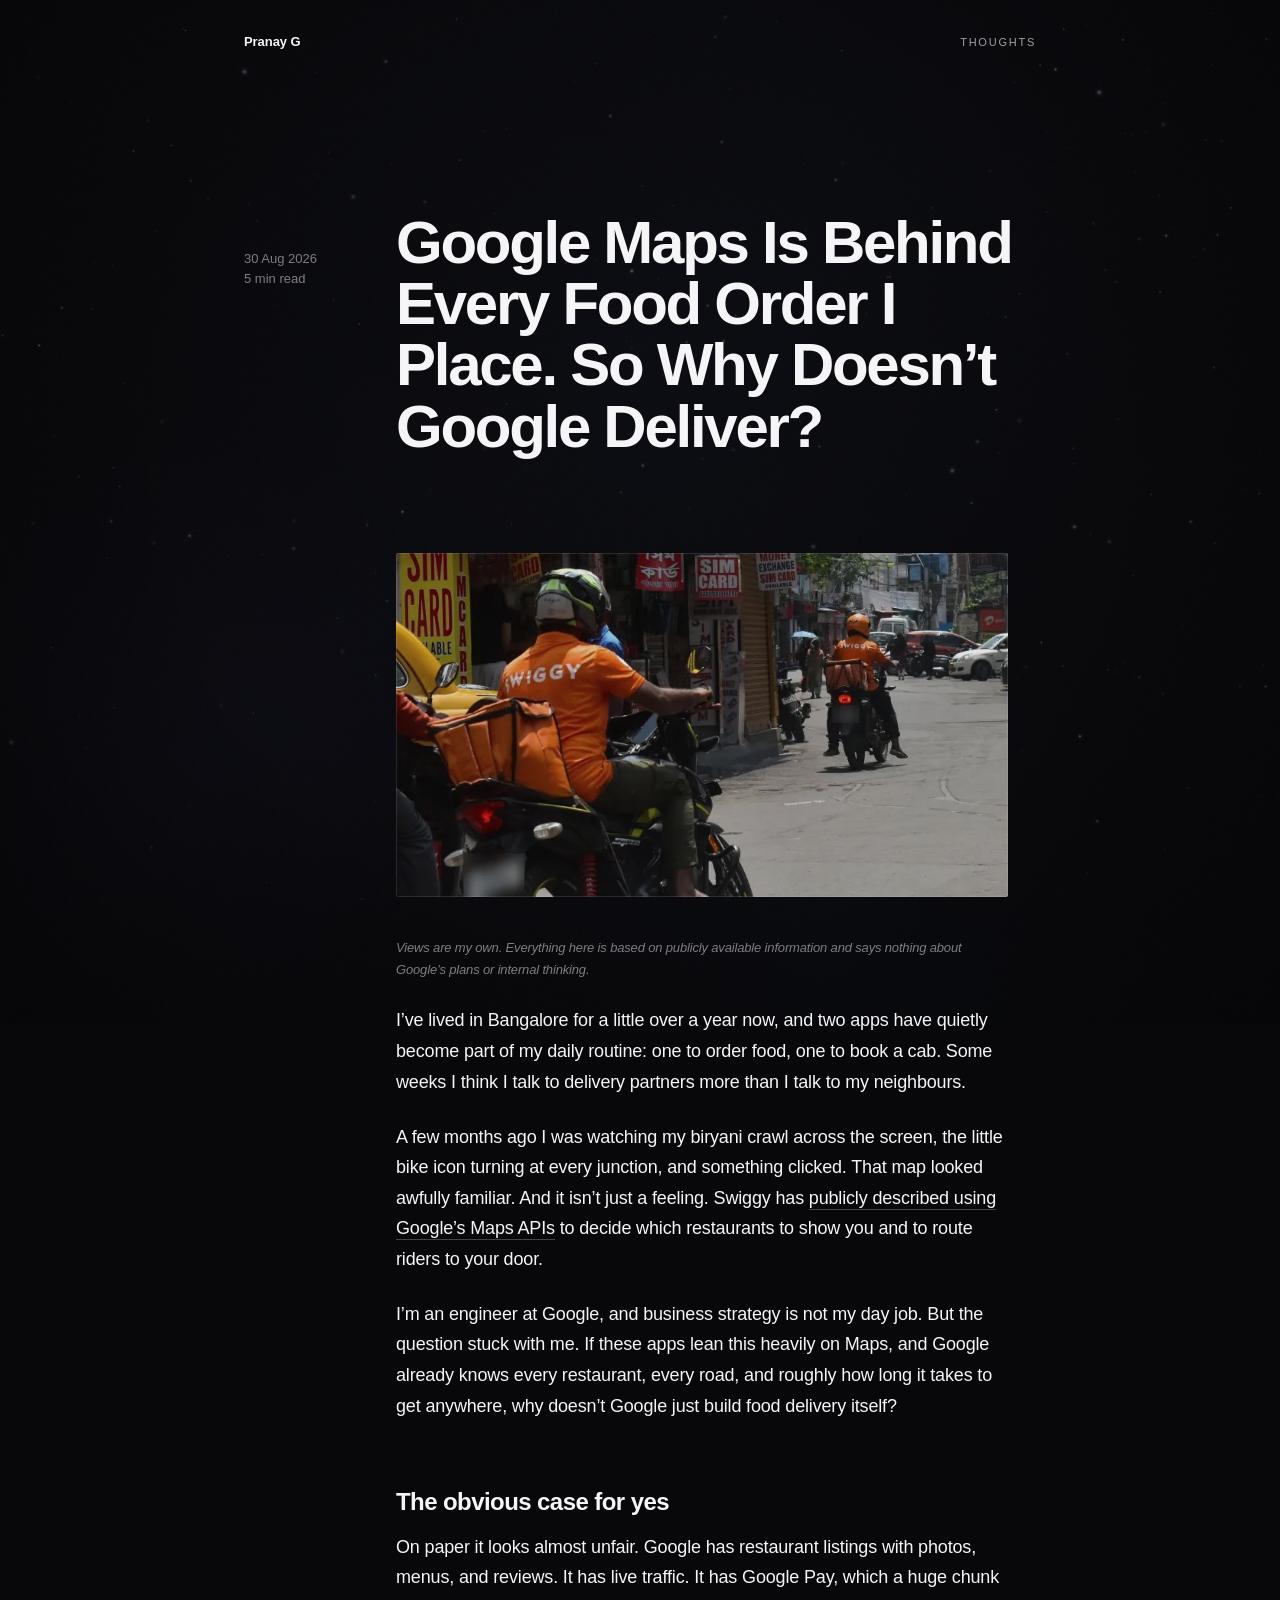
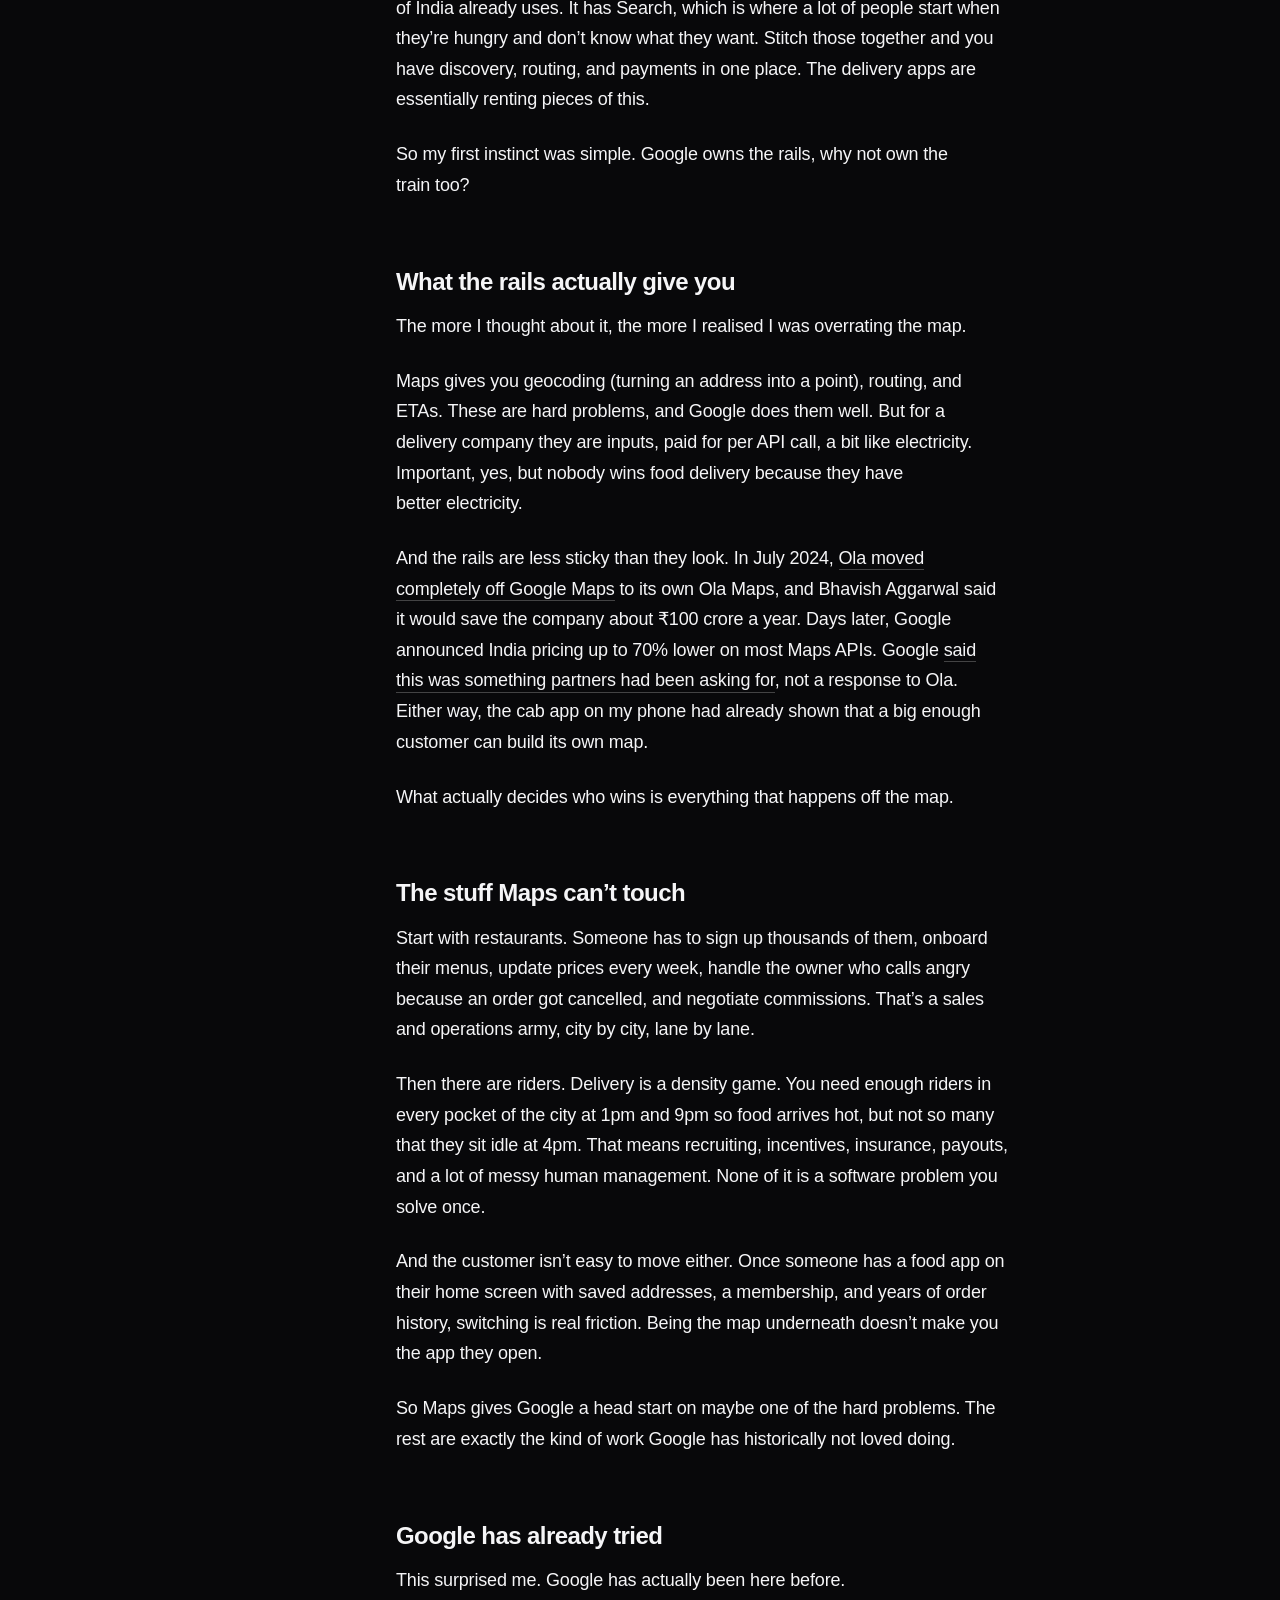
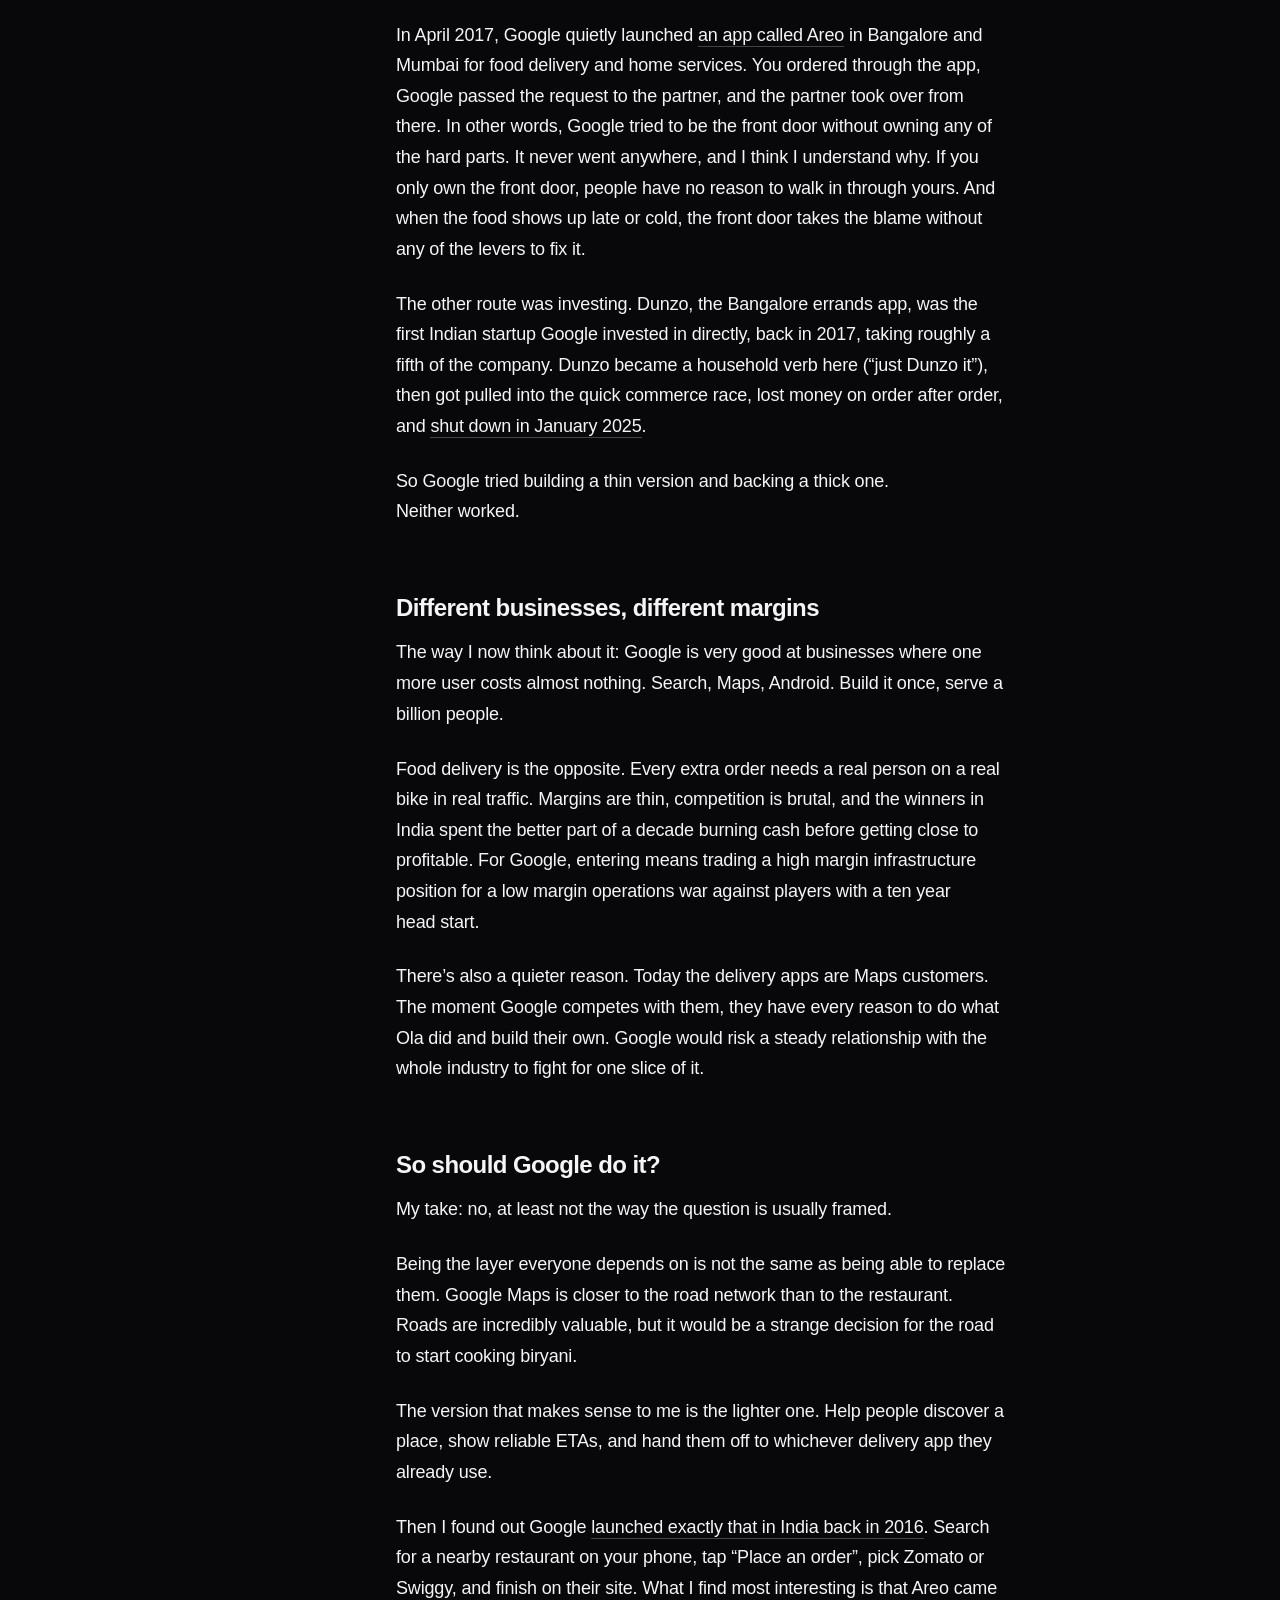
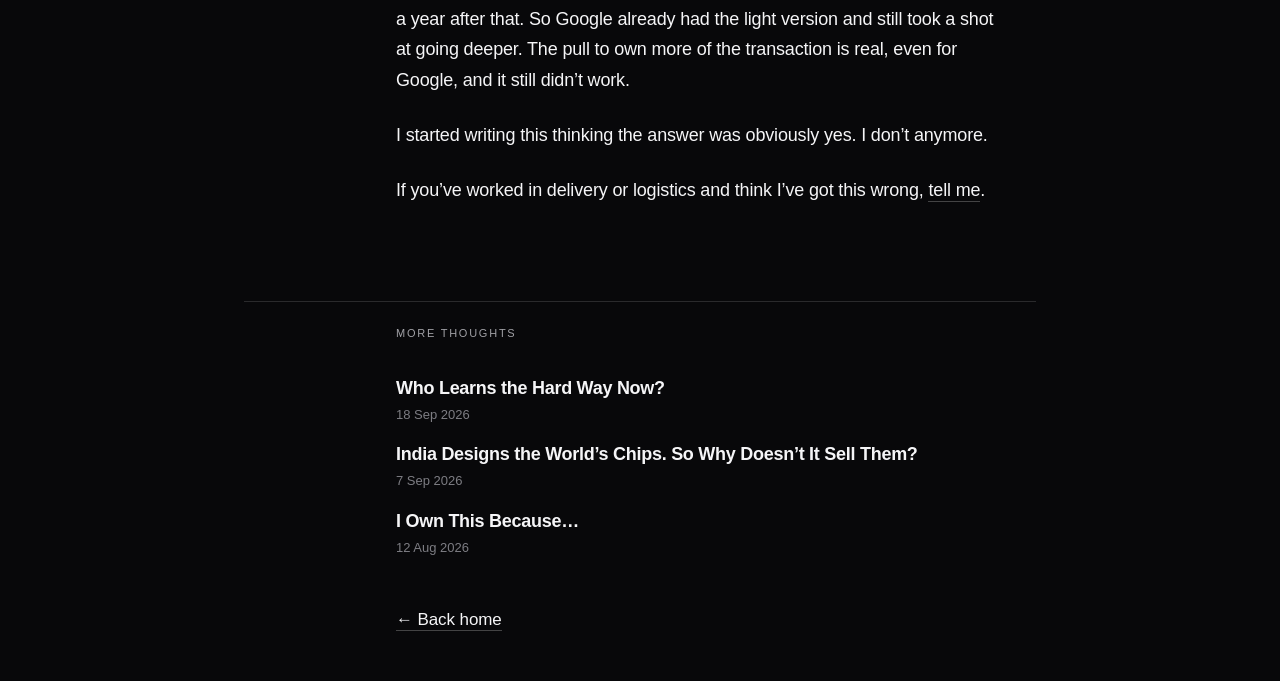
<file: posts/google-deliver.html>
<!doctype html>
<html lang="en">
<head>
  <meta charset="utf-8">
  <meta name="viewport" content="width=device-width, initial-scale=1, viewport-fit=cover">
  <title>Google Maps Is Behind Every Food Order I Place. So Why Doesn’t Google Deliver? · Pranay G</title>
  <meta name="description" content="If the food apps lean this heavily on Google Maps, why doesn’t Google just build delivery itself? Writing it out changed my mind.">
  <meta name="theme-color" content="#08080a">
  <meta property="og:type" content="article">
  <meta property="og:title" content="Google Maps Is Behind Every Food Order I Place. So Why Doesn’t Google Deliver?">
  <meta property="og:description" content="If the food apps lean this heavily on Google Maps, why doesn’t Google just build delivery itself? Writing it out changed my mind.">
  <link rel="icon" href="data:image/svg+xml,%3Csvg xmlns='http://www.w3.org/2000/svg' viewBox='0 0 32 32'%3E%3Crect width='32' height='32' rx='7' fill='%2308080a'/%3E%3Ccircle cx='16' cy='16' r='8' fill='%23ffffff' fill-opacity='.12'/%3E%3Ccircle cx='16' cy='16' r='3.2' fill='%23f5f5f7'/%3E%3C/svg%3E">
  <link rel="stylesheet" href="../style.css">
  <script>document.documentElement.classList.add("js");addEventListener("load",function(){if(!window.__siteReady)document.documentElement.classList.remove("js")});</script>
  <script src="../main.js" defer blocking="render"></script>
</head>
<body data-sky="quiet">
  <canvas class="sky" aria-hidden="true"></canvas>

  <div class="page">
    <header class="site-header">
      <a class="wordmark quiet" href="../">Pranay G</a>
      <nav class="site-nav label" aria-label="Back">
        <a class="quiet" href="../#thoughts">Thoughts</a>
      </nav>
    </header>

    <main>
      <article class="post">
        <header class="post-head grid">
          <p class="post-meta meta col-label" data-reveal="focus">
            <time datetime="2026-08-30">30 Aug 2026</time><span class="dot" aria-hidden="true" data-reading-time-sep hidden>·</span><span data-reading-time hidden></span>
          </p>
          <h1 class="post-title col-content" data-reveal="focus">Google Maps Is Behind Every Food Order I Place. So Why Doesn’t Google Deliver?</h1>
        </header>

        <div class="post-body grid">
          <div class="prose col-content" data-reveal="fade">
            <figure>
              <img src="../media/swiggy-riders.webp" width="800" height="450" alt="Two Swiggy delivery riders in orange uniforms on motorbikes, riding down a busy street lined with small shops." loading="eager" decoding="async">
            </figure>

            <p class="post-note">Views are my own. Everything here is based on publicly available information and says nothing about Google’s plans or internal thinking.</p>

            <p>I’ve lived in Bangalore for a little over a year now, and two apps have quietly become part of my daily routine: one to order food, one to book a cab. Some weeks I think I talk to delivery partners more than I talk to my neighbours.</p>

            <p>A few months ago I was watching my biryani crawl across the screen, the little bike icon turning at every junction, and something clicked. That map looked awfully familiar. And it isn’t just a feeling. Swiggy has <a href="https://cloud.google.com/blog/topics/inside-google-cloud/special-delivery-google-maps-apis" rel="noopener">publicly described using Google’s Maps APIs</a> to decide which restaurants to show you and to route riders to your door.</p>

            <p>I’m an engineer at Google, and business strategy is not my day job. But the question stuck with me. If these apps lean this heavily on Maps, and Google already knows every restaurant, every road, and roughly how long it takes to get anywhere, why doesn’t Google just build food delivery itself?</p>


            <h2>The obvious case for yes</h2>

            <p>On paper it looks almost unfair. Google has restaurant listings with photos, menus, and reviews. It has live traffic. It has Google Pay, which a huge chunk of India already uses. It has Search, which is where a lot of people start when they’re hungry and don’t know what they want. Stitch those together and you have discovery, routing, and payments in one place. The delivery apps are essentially renting pieces of this.</p>

            <p>So my first instinct was simple. Google owns the rails, why not own the train too?</p>


            <h2>What the rails actually give you</h2>

            <p>The more I thought about it, the more I realised I was overrating the map.</p>

            <p>Maps gives you geocoding (turning an address into a point), routing, and ETAs. These are hard problems, and Google does them well. But for a delivery company they are inputs, paid for per API call, a bit like electricity. Important, yes, but nobody wins food delivery because they have better electricity.</p>

            <p>And the rails are less sticky than they look. In July 2024, <a href="https://entrackr.com/2024/07/google-maps-cuts-prices-by-70-for-developers-after-ola-maps-free-offering" rel="noopener">Ola moved completely off Google Maps</a> to its own Ola Maps, and Bhavish Aggarwal said it would save the company about ₹100 crore a year. Days later, Google announced India pricing up to 70% lower on most Maps APIs. Google <a href="https://stratnewsglobal.com/trade-tech/ola-vs-google-tech-giants-clash-with-ola-exiting-google-maps-and-offering-its-own/" rel="noopener">said this was something partners had been asking for</a>, not a response to Ola. Either way, the cab app on my phone had already shown that a big enough customer can build its own map.</p>

            <p>What actually decides who wins is everything that happens off the map.</p>


            <h2>The stuff Maps can’t touch</h2>

            <p>Start with restaurants. Someone has to sign up thousands of them, onboard their menus, update prices every week, handle the owner who calls angry because an order got cancelled, and negotiate commissions. That’s a sales and operations army, city by city, lane by lane.</p>

            <p>Then there are riders. Delivery is a density game. You need enough riders in every pocket of the city at 1pm and 9pm so food arrives hot, but not so many that they sit idle at 4pm. That means recruiting, incentives, insurance, payouts, and a lot of messy human management. None of it is a software problem you solve once.</p>

            <p>And the customer isn’t easy to move either. Once someone has a food app on their home screen with saved addresses, a membership, and years of order history, switching is real friction. Being the map underneath doesn’t make you the app they open.</p>

            <p>So Maps gives Google a head start on maybe one of the hard problems. The rest are exactly the kind of work Google has historically not loved doing.</p>


            <h2>Google has already tried</h2>

            <p>This surprised me. Google has actually been here before.</p>

            <p>In April 2017, Google quietly launched <a href="https://archive.factordaily.com/news/google-areo-food-delivery-india/" rel="noopener">an app called Areo</a> in Bangalore and Mumbai for food delivery and home services. You ordered through the app, Google passed the request to the partner, and the partner took over from there. In other words, Google tried to be the front door without owning any of the hard parts. It never went anywhere, and I think I understand why. If you only own the front door, people have no reason to walk in through yours. And when the food shows up late or cold, the front door takes the blame without any of the levers to fix it.</p>

            <p>The other route was investing. Dunzo, the Bangalore errands app, was the first Indian startup Google invested in directly, back in 2017, taking roughly a fifth of the company. Dunzo became a household verb here (“just Dunzo it”), then got pulled into the quick commerce race, lost money on order after order, and <a href="https://restofworld.org/2025/dunzo-shutdown-india-quick-commerce/" rel="noopener">shut down in January 2025</a>.</p>

            <p>So Google tried building a thin version and backing a thick one. Neither worked.</p>


            <h2>Different businesses, different margins</h2>

            <p>The way I now think about it: Google is very good at businesses where one more user costs almost nothing. Search, Maps, Android. Build it once, serve a billion people.</p>

            <p>Food delivery is the opposite. Every extra order needs a real person on a real bike in real traffic. Margins are thin, competition is brutal, and the winners in India spent the better part of a decade burning cash before getting close to profitable. For Google, entering means trading a high margin infrastructure position for a low margin operations war against players with a ten year head start.</p>

            <p>There’s also a quieter reason. Today the delivery apps are Maps customers. The moment Google competes with them, they have every reason to do what Ola did and build their own. Google would risk a steady relationship with the whole industry to fight for one slice of it.</p>


            <h2>So should Google do it?</h2>

            <p>My take: no, at least not the way the question is usually framed.</p>

            <p>Being the layer everyone depends on is not the same as being able to replace them. Google Maps is closer to the road network than to the restaurant. Roads are incredibly valuable, but it would be a strange decision for the road to start cooking biryani.</p>

            <p>The version that makes sense to me is the lighter one. Help people discover a place, show reliable ETAs, and hand them off to whichever delivery app they already use.</p>

            <p>Then I found out Google <a href="https://www.medianama.com/2016/08/223-google-search-zomato/" rel="noopener">launched exactly that in India back in 2016</a>. Search for a nearby restaurant on your phone, tap “Place an order”, pick Zomato or Swiggy, and finish on their site. What I find most interesting is that Areo came a year after that. So Google already had the light version and still took a shot at going deeper. The pull to own more of the transaction is real, even for Google, and it still didn’t work.</p>

            <p>I started writing this thinking the answer was obviously yes. I don’t anymore.</p>

            <p>If you’ve worked in delivery or logistics and think I’ve got this wrong, <a href="../#contact">tell me</a>.</p>
          </div>
        </div>
      </article>
    </main>

    <footer class="post-footer grid">
      <div class="col-content">
        <p class="label">More thoughts</p>
        <nav class="more-thoughts" aria-label="More thoughts">
        <ul>
          <li><a class="quiet" href="five-years.html">Who Learns the Hard Way Now?</a><span class="meta">18 Sep 2026</span></li>
          <li><a class="quiet" href="india-chips.html">India Designs the World’s Chips. So Why Doesn’t It Sell Them?</a><span class="meta">7 Sep 2026</span></li>
          <li><a class="quiet" href="i-own-this-because.html">I Own This Because…</a><span class="meta">12 Aug 2026</span></li>
        </ul>
        </nav>
        <p class="back-home"><a href="../">← Back home</a></p>
      </div>
    </footer>
  </div>
</body>
</html>
</file>
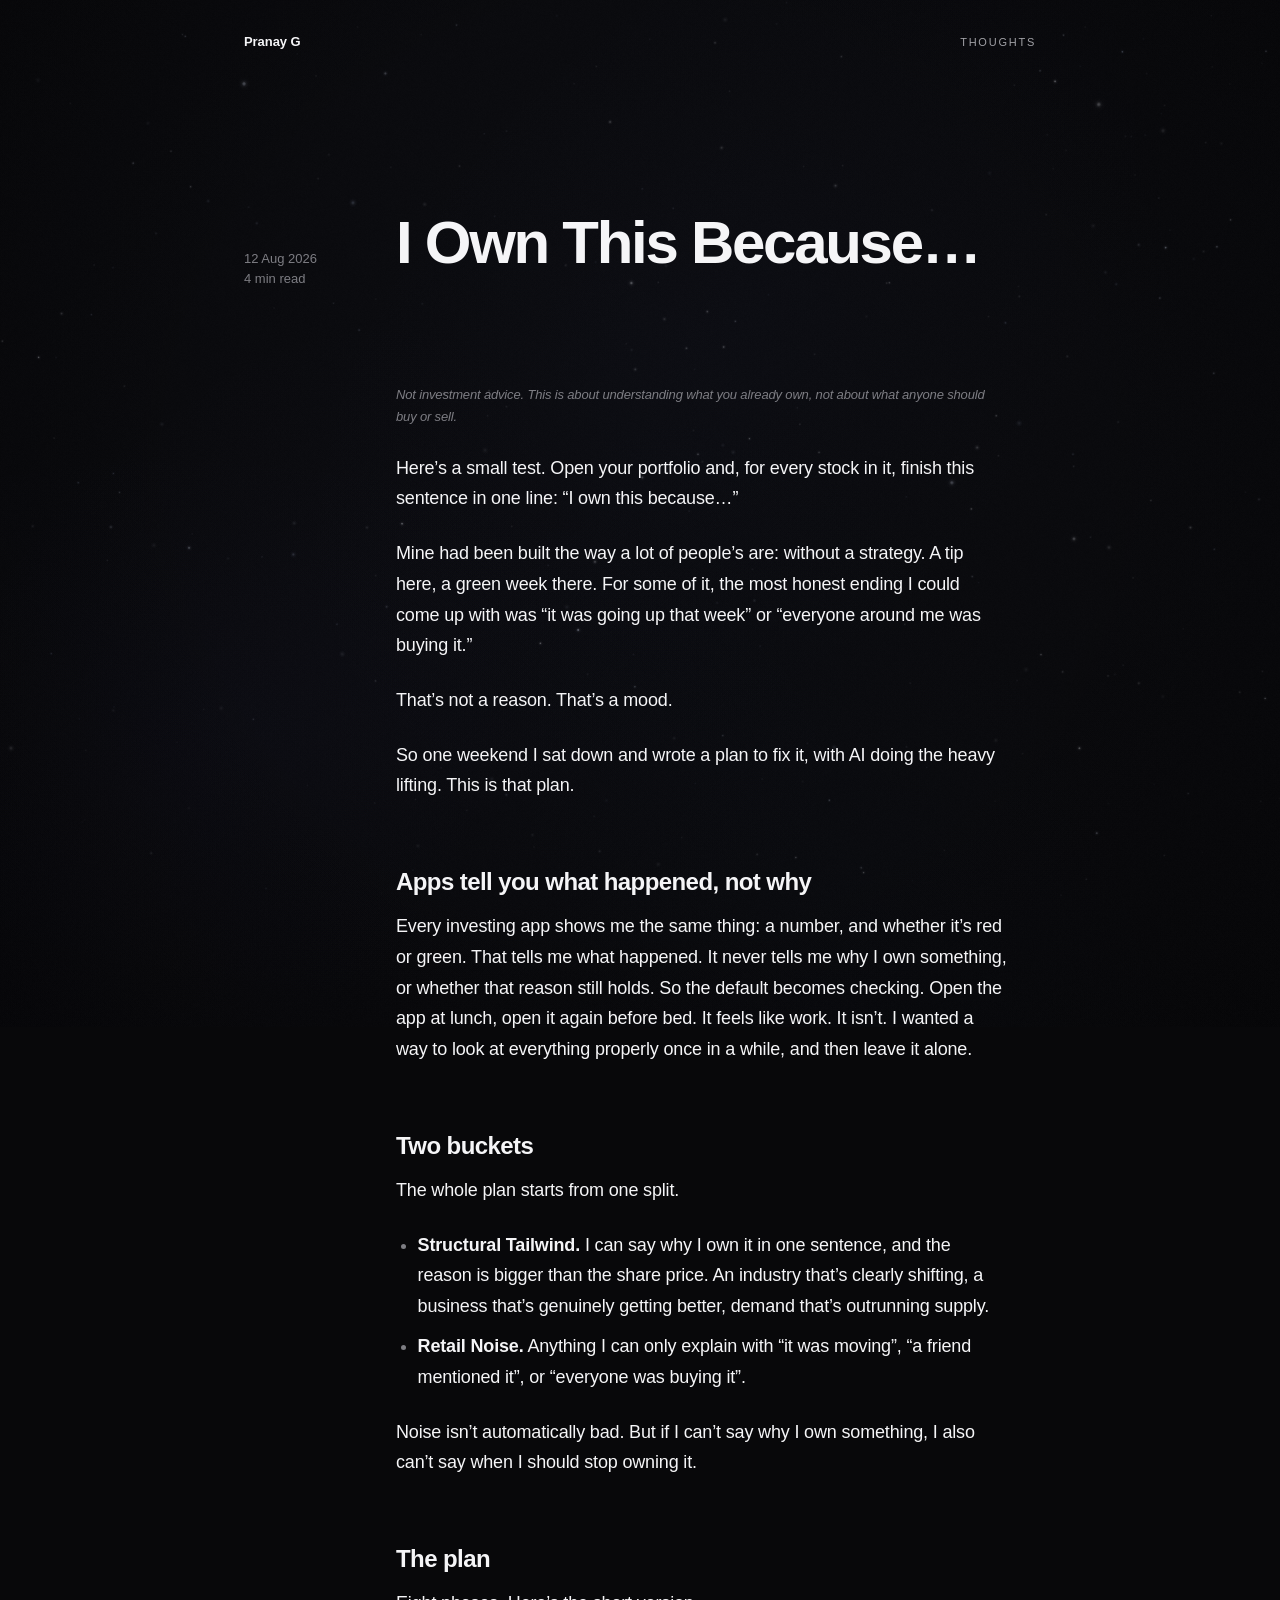
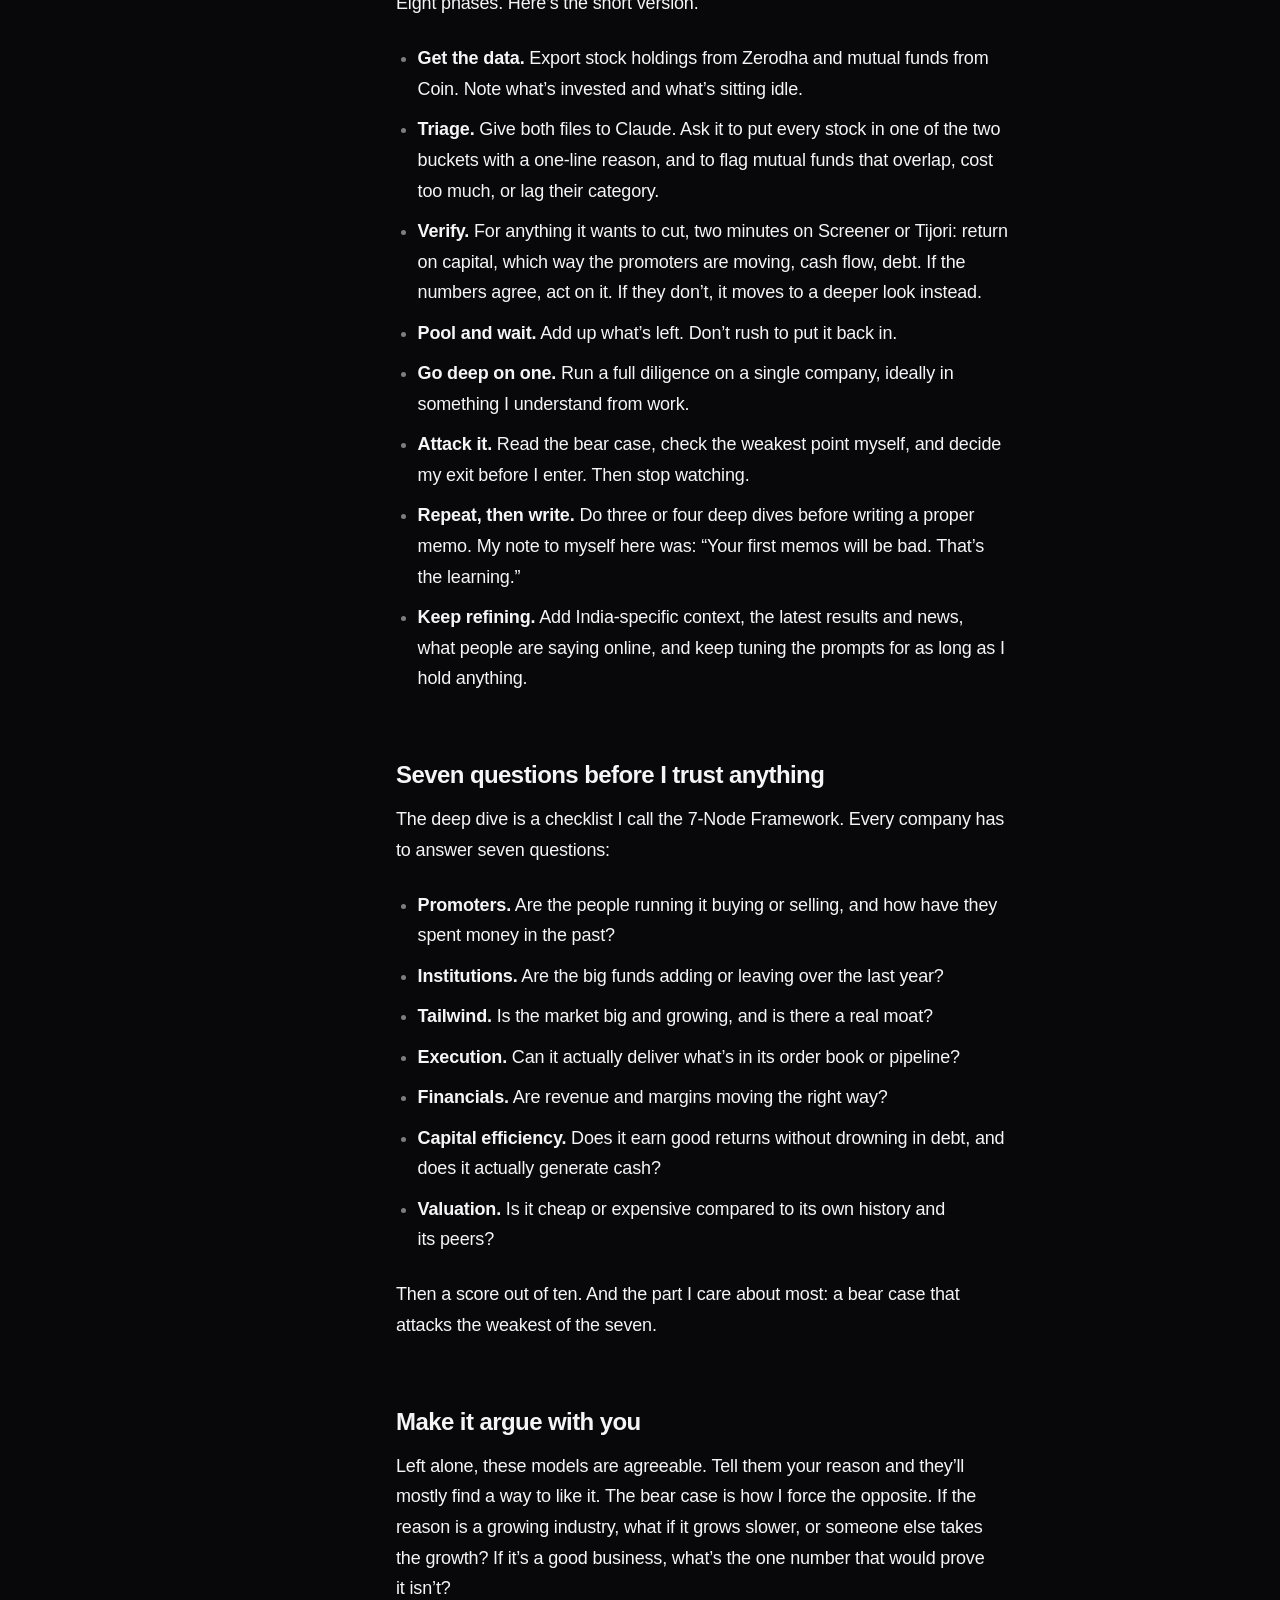
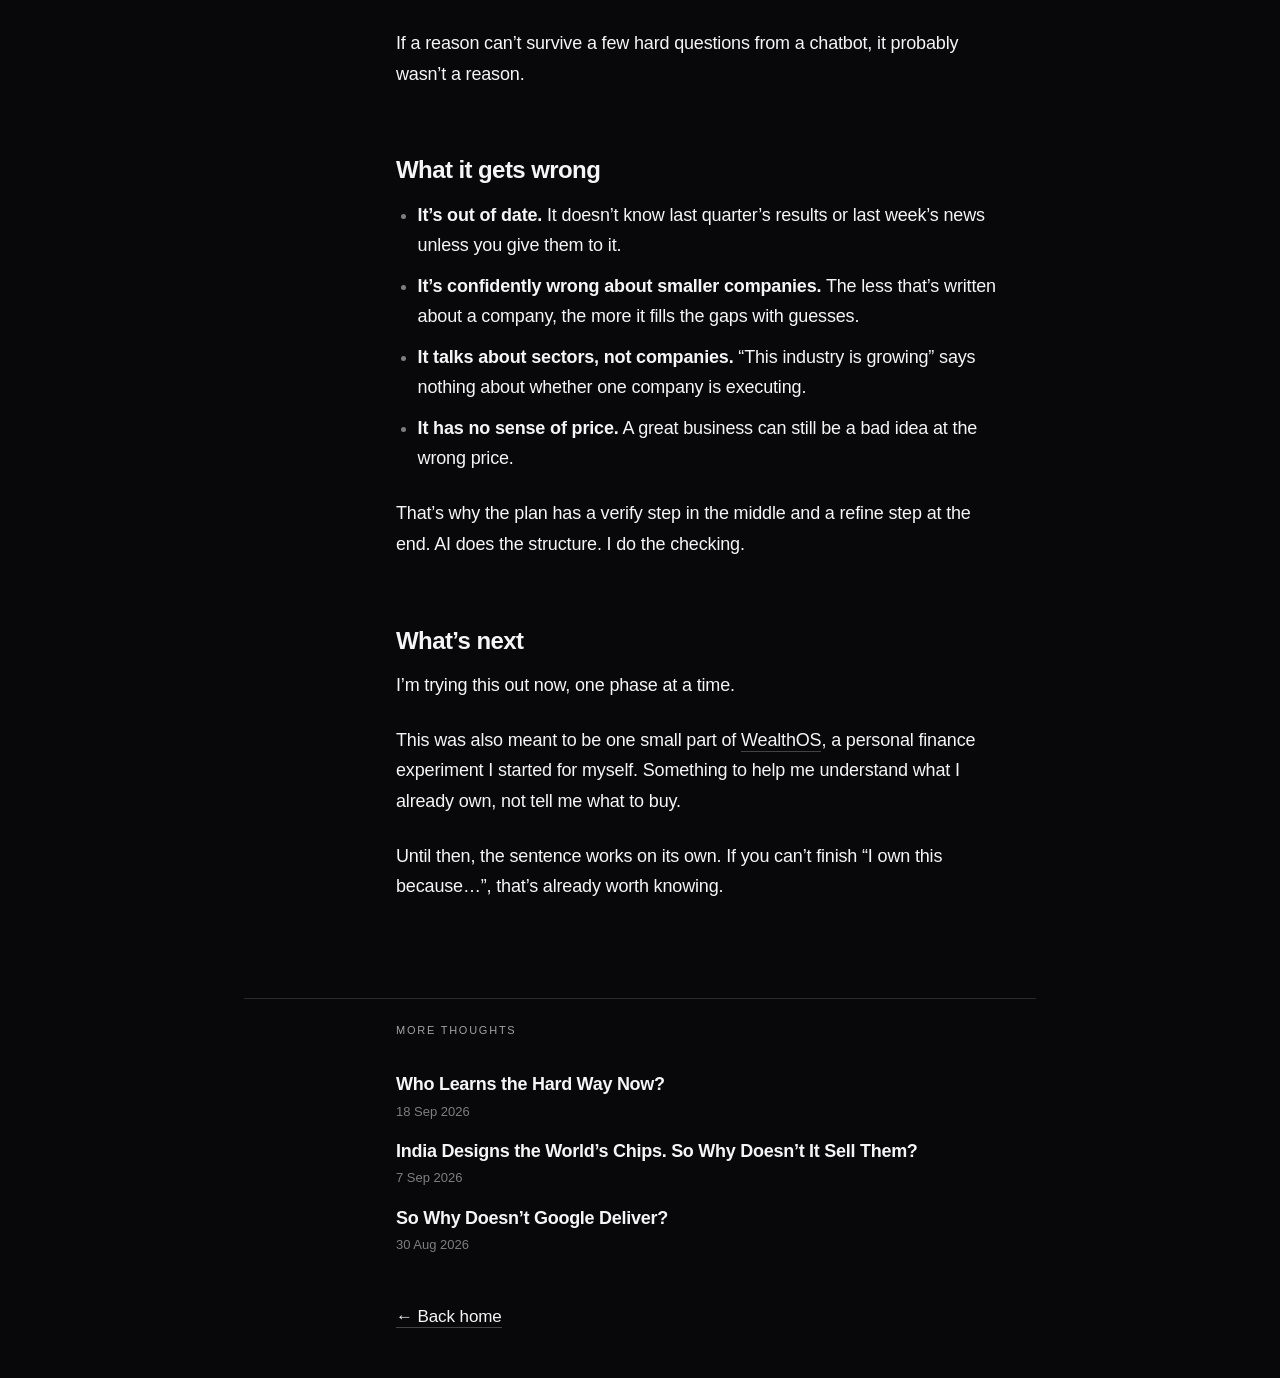
<file: posts/i-own-this-because.html>
<!doctype html>
<html lang="en">
<head>
  <meta charset="utf-8">
  <meta name="viewport" content="width=device-width, initial-scale=1, viewport-fit=cover">
  <title>I Own This Because… · Pranay G</title>
  <meta name="description" content="The eight-phase plan I wrote to make sense of my portfolio with AI, the seven questions at its centre, and where it’s going next.">
  <meta name="theme-color" content="#08080a">
  <meta property="og:type" content="article">
  <meta property="og:title" content="I Own This Because…">
  <meta property="og:description" content="The eight-phase plan I wrote to make sense of my portfolio with AI, the seven questions at its centre, and where it’s going next.">
  <link rel="icon" href="data:image/svg+xml,%3Csvg xmlns='http://www.w3.org/2000/svg' viewBox='0 0 32 32'%3E%3Crect width='32' height='32' rx='7' fill='%2308080a'/%3E%3Ccircle cx='16' cy='16' r='8' fill='%23ffffff' fill-opacity='.12'/%3E%3Ccircle cx='16' cy='16' r='3.2' fill='%23f5f5f7'/%3E%3C/svg%3E">
  <link rel="stylesheet" href="../style.css">
  <script>document.documentElement.classList.add("js");addEventListener("load",function(){if(!window.__siteReady)document.documentElement.classList.remove("js")});</script>
  <script src="../main.js" defer blocking="render"></script>
</head>
<body data-sky="quiet">
  <canvas class="sky" aria-hidden="true"></canvas>

  <div class="page">
    <header class="site-header">
      <a class="wordmark quiet" href="../">Pranay G</a>
      <nav class="site-nav label" aria-label="Back">
        <a class="quiet" href="../#thoughts">Thoughts</a>
      </nav>
    </header>

    <main>
      <article class="post">
        <header class="post-head grid">
          <p class="post-meta meta col-label" data-reveal="focus">
            <time datetime="2026-08-12">12 Aug 2026</time><span class="dot" aria-hidden="true" data-reading-time-sep hidden>·</span><span data-reading-time hidden></span>
          </p>
          <h1 class="post-title col-content" data-reveal="focus">I Own This Because…</h1>
        </header>

        <div class="post-body grid">
          <div class="prose col-content" data-reveal="fade">
            <p class="post-note">Not investment advice. This is about understanding what you already own, not about what anyone should buy or sell.</p>

            <p>Here’s a small test. Open your portfolio and, for every stock in it, finish this sentence in one line: “I own this because…”</p>

            <p>Mine had been built the way a lot of people’s are: without a strategy. A tip here, a green week there. For some of it, the most honest ending I could come up with was “it was going up that week” or “everyone around me was buying it.”</p>

            <p>That’s not a reason. That’s a mood.</p>

            <p>So one weekend I sat down and wrote a plan to fix it, with AI doing the heavy lifting. This is that plan.</p>


            <h2>Apps tell you what happened, not why</h2>

            <p>Every investing app shows me the same thing: a number, and whether it’s red or green. That tells me what happened. It never tells me why I own something, or whether that reason still holds. So the default becomes checking. Open the app at lunch, open it again before bed. It feels like work. It isn’t. I wanted a way to look at everything properly once in a while, and then leave it alone.</p>


            <h2>Two buckets</h2>

            <p>The whole plan starts from one split.</p>

            <ul>
              <li><strong>Structural Tailwind.</strong> I can say why I own it in one sentence, and the reason is bigger than the share price. An industry that’s clearly shifting, a business that’s genuinely getting better, demand that’s outrunning supply.</li>
              <li><strong>Retail Noise.</strong> Anything I can only explain with “it was moving”, “a friend mentioned it”, or “everyone was buying it”.</li>
            </ul>

            <p>Noise isn’t automatically bad. But if I can’t say why I own something, I also can’t say when I should stop owning it.</p>


            <h2>The plan</h2>

            <p>Eight phases. Here’s the short version.</p>

            <ul>
              <li><strong>Get the data.</strong> Export stock holdings from Zerodha and mutual funds from Coin. Note what’s invested and what’s sitting idle.</li>
              <li><strong>Triage.</strong> Give both files to Claude. Ask it to put every stock in one of the two buckets with a one-line reason, and to flag mutual funds that overlap, cost too much, or lag their category.</li>
              <li><strong>Verify.</strong> For anything it wants to cut, two minutes on Screener or Tijori: return on capital, which way the promoters are moving, cash flow, debt. If the numbers agree, act on it. If they don’t, it moves to a deeper look instead.</li>
              <li><strong>Pool and wait.</strong> Add up what’s left. Don’t rush to put it back in.</li>
              <li><strong>Go deep on one.</strong> Run a full diligence on a single company, ideally in something I understand from work.</li>
              <li><strong>Attack it.</strong> Read the bear case, check the weakest point myself, and decide my exit before I enter. Then stop watching.</li>
              <li><strong>Repeat, then write.</strong> Do three or four deep dives before writing a proper memo. My note to myself here was: “Your first memos will be bad. That’s the learning.”</li>
              <li><strong>Keep refining.</strong> Add India-specific context, the latest results and news, what people are saying online, and keep tuning the prompts for as long as I hold anything.</li>
            </ul>


            <h2>Seven questions before I trust anything</h2>

            <p>The deep dive is a checklist I call the 7-Node Framework. Every company has to answer seven questions:</p>

            <ul>
              <li><strong>Promoters.</strong> Are the people running it buying or selling, and how have they spent money in the past?</li>
              <li><strong>Institutions.</strong> Are the big funds adding or leaving over the last year?</li>
              <li><strong>Tailwind.</strong> Is the market big and growing, and is there a real moat?</li>
              <li><strong>Execution.</strong> Can it actually deliver what’s in its order book or pipeline?</li>
              <li><strong>Financials.</strong> Are revenue and margins moving the right way?</li>
              <li><strong>Capital efficiency.</strong> Does it earn good returns without drowning in debt, and does it actually generate cash?</li>
              <li><strong>Valuation.</strong> Is it cheap or expensive compared to its own history and its peers?</li>
            </ul>

            <p>Then a score out of ten. And the part I care about most: a bear case that attacks the weakest of the seven.</p>


            <h2>Make it argue with you</h2>

            <p>Left alone, these models are agreeable. Tell them your reason and they’ll mostly find a way to like it. The bear case is how I force the opposite. If the reason is a growing industry, what if it grows slower, or someone else takes the growth? If it’s a good business, what’s the one number that would prove it isn’t?</p>

            <p>If a reason can’t survive a few hard questions from a chatbot, it probably wasn’t a reason.</p>


            <h2>What it gets wrong</h2>

            <ul>
              <li><strong>It’s out of date.</strong> It doesn’t know last quarter’s results or last week’s news unless you give them to it.</li>
              <li><strong>It’s confidently wrong about smaller companies.</strong> The less that’s written about a company, the more it fills the gaps with guesses.</li>
              <li><strong>It talks about sectors, not companies.</strong> “This industry is growing” says nothing about whether one company is executing.</li>
              <li><strong>It has no sense of price.</strong> A great business can still be a bad idea at the wrong price.</li>
            </ul>

            <p>That’s why the plan has a verify step in the middle and a refine step at the end. AI does the structure. I do the checking.</p>


            <h2>What’s next</h2>

            <p>I’m trying this out now, one phase at a time.</p>

            <p>This was also meant to be one small part of <a href="../#work">WealthOS</a>, a personal finance experiment I started for myself. Something to help me understand what I already own, not tell me what to buy.</p>

            <p>Until then, the sentence works on its own. If you can’t finish “I own this because…”, that’s already worth knowing.</p>
          </div>
        </div>
      </article>
    </main>

    <footer class="post-footer grid">
      <div class="col-content">
        <p class="label">More thoughts</p>
        <nav class="more-thoughts" aria-label="More thoughts">
        <ul>
          <li><a class="quiet" href="five-years.html">Who Learns the Hard Way Now?</a><span class="meta">18 Sep 2026</span></li>
          <li><a class="quiet" href="india-chips.html">India Designs the World’s Chips. So Why Doesn’t It Sell Them?</a><span class="meta">7 Sep 2026</span></li>
          <li><a class="quiet" href="google-deliver.html">So Why Doesn’t Google Deliver?</a><span class="meta">30 Aug 2026</span></li>
        </ul>
        </nav>
        <p class="back-home"><a href="../">← Back home</a></p>
      </div>
    </footer>
  </div>
</body>
</html>
</file>
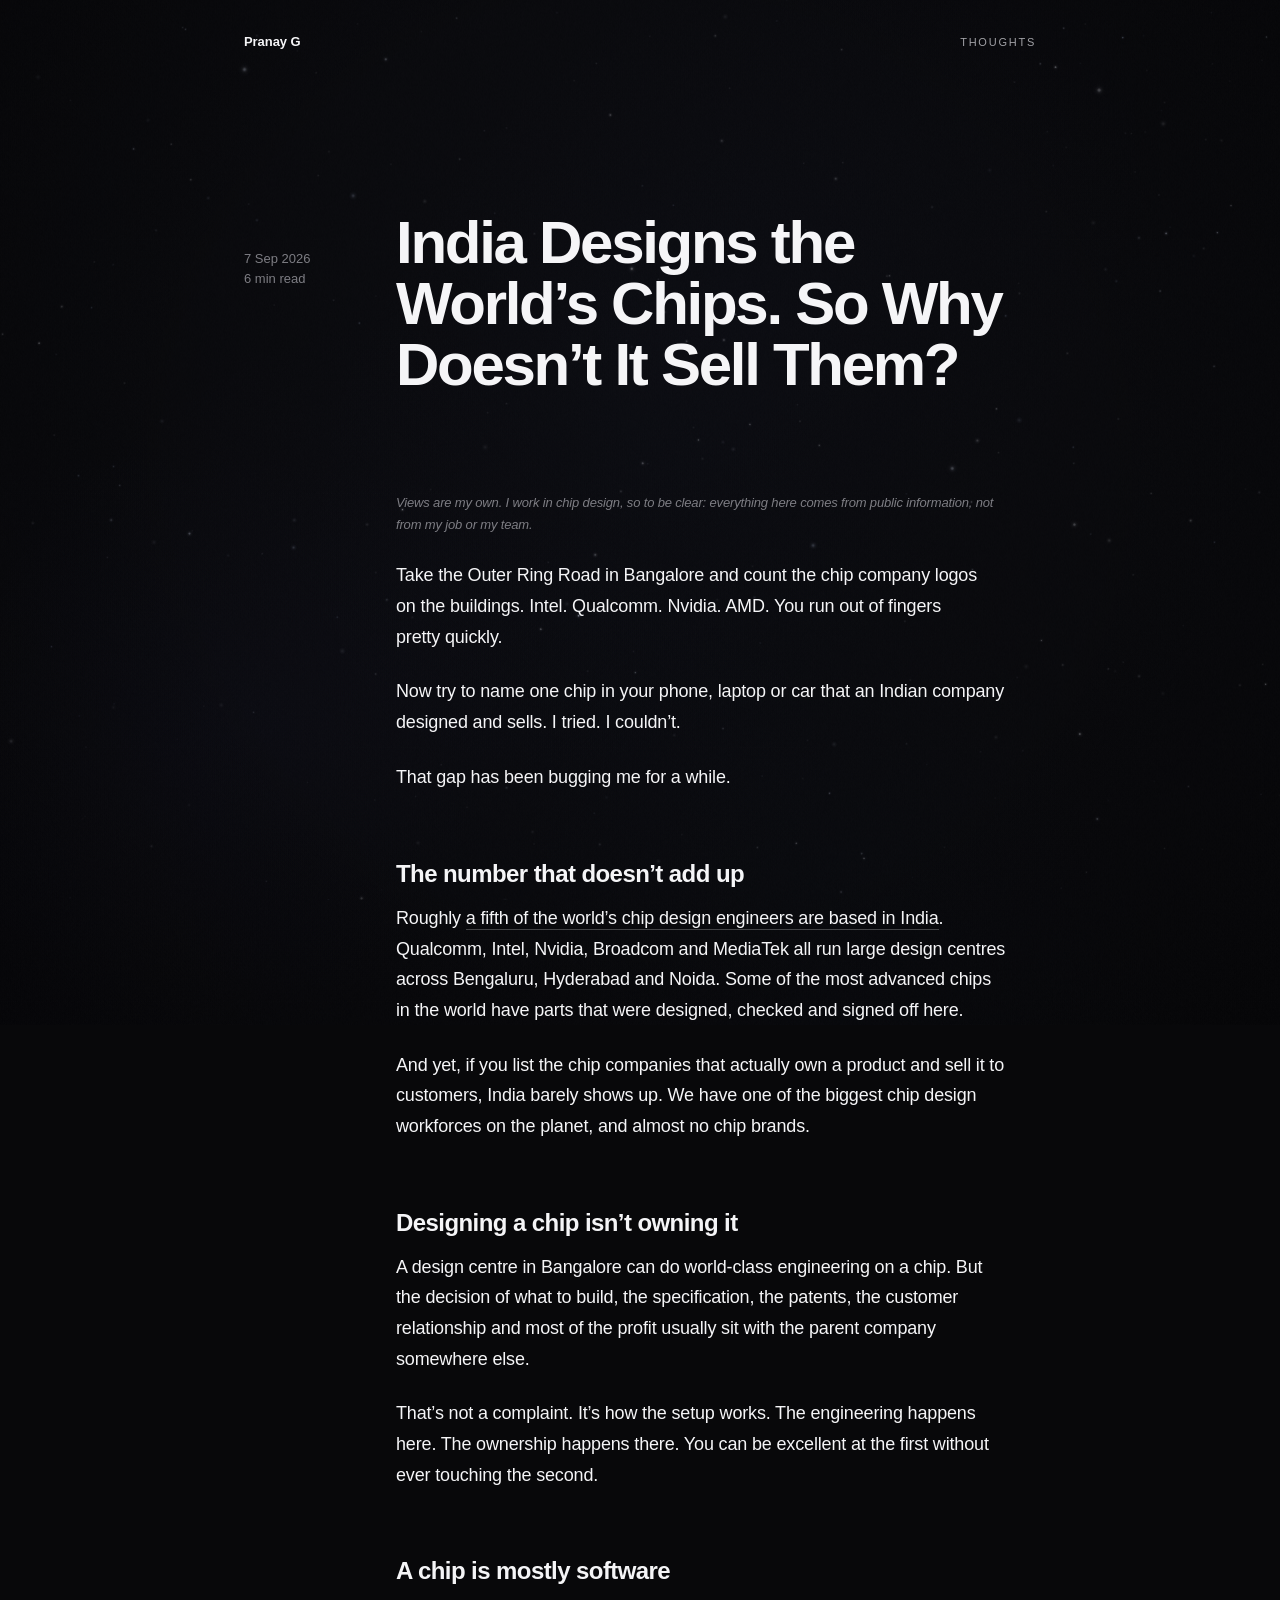
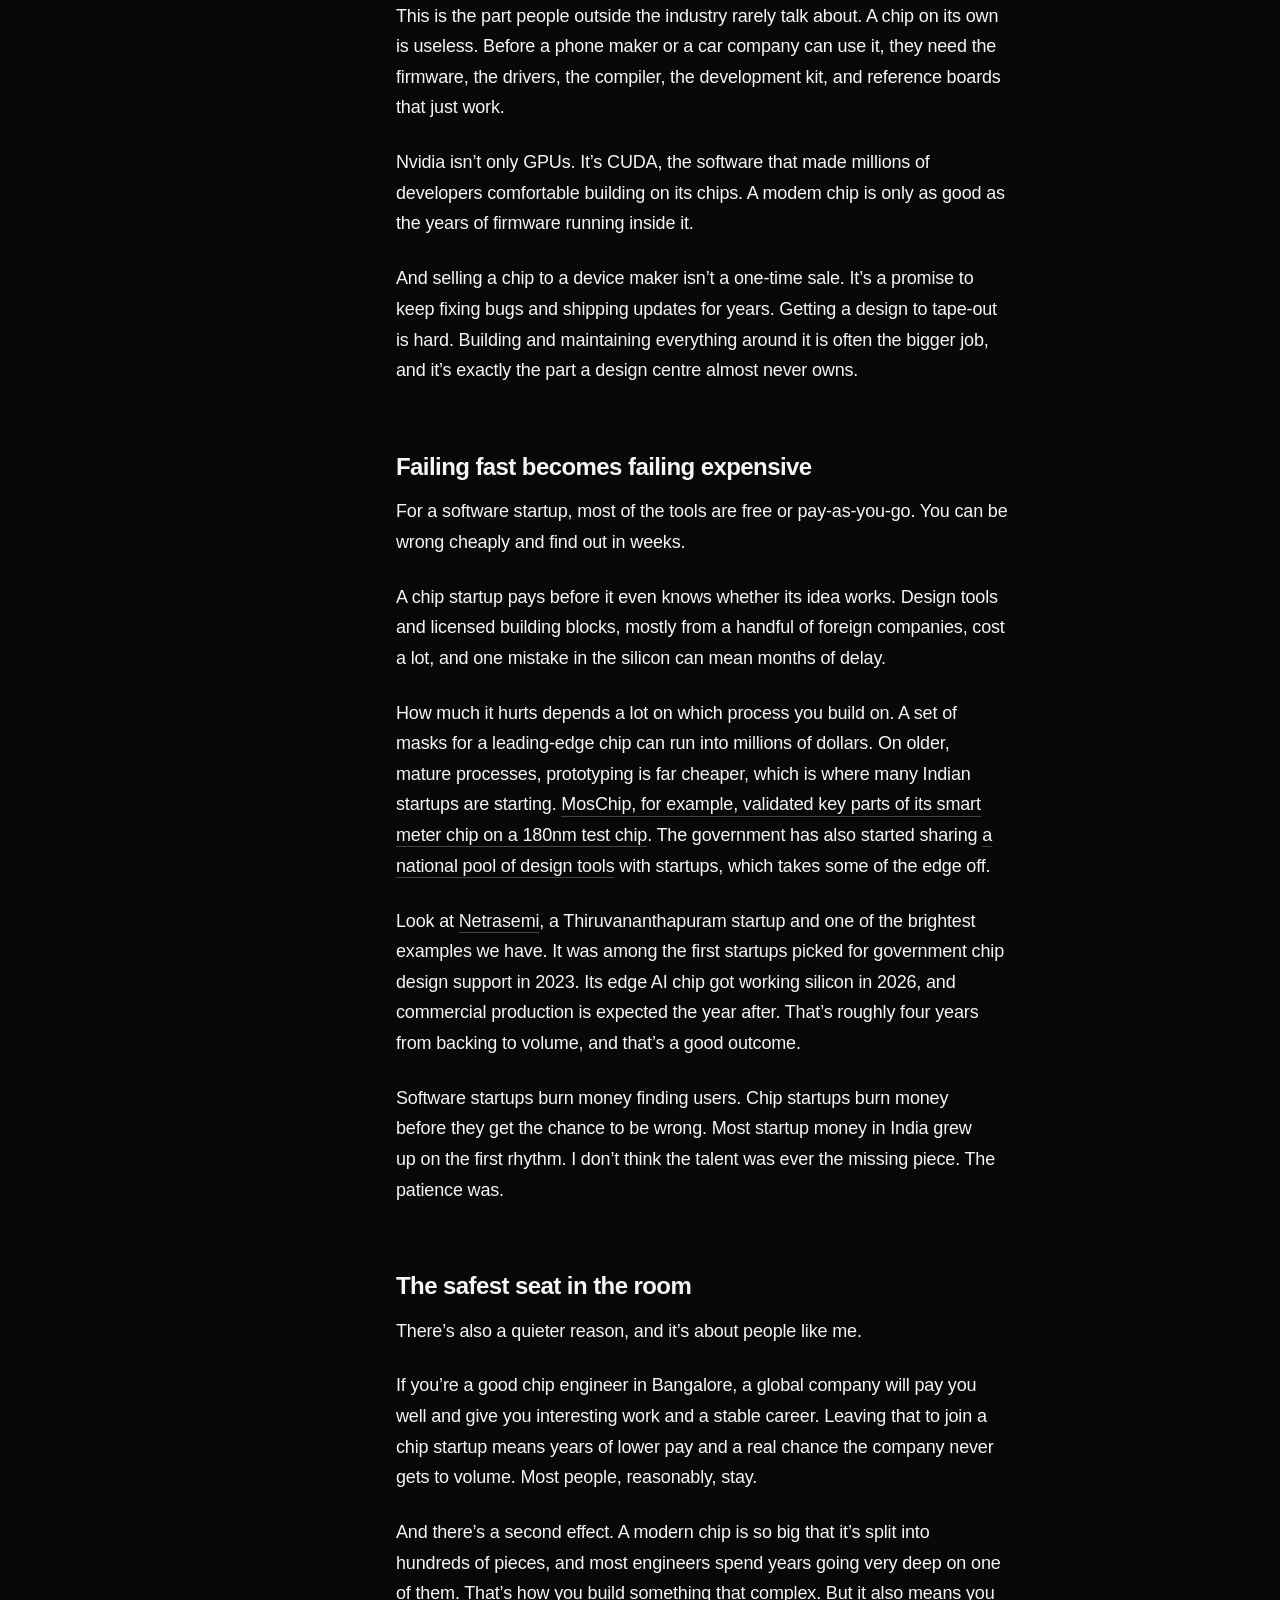
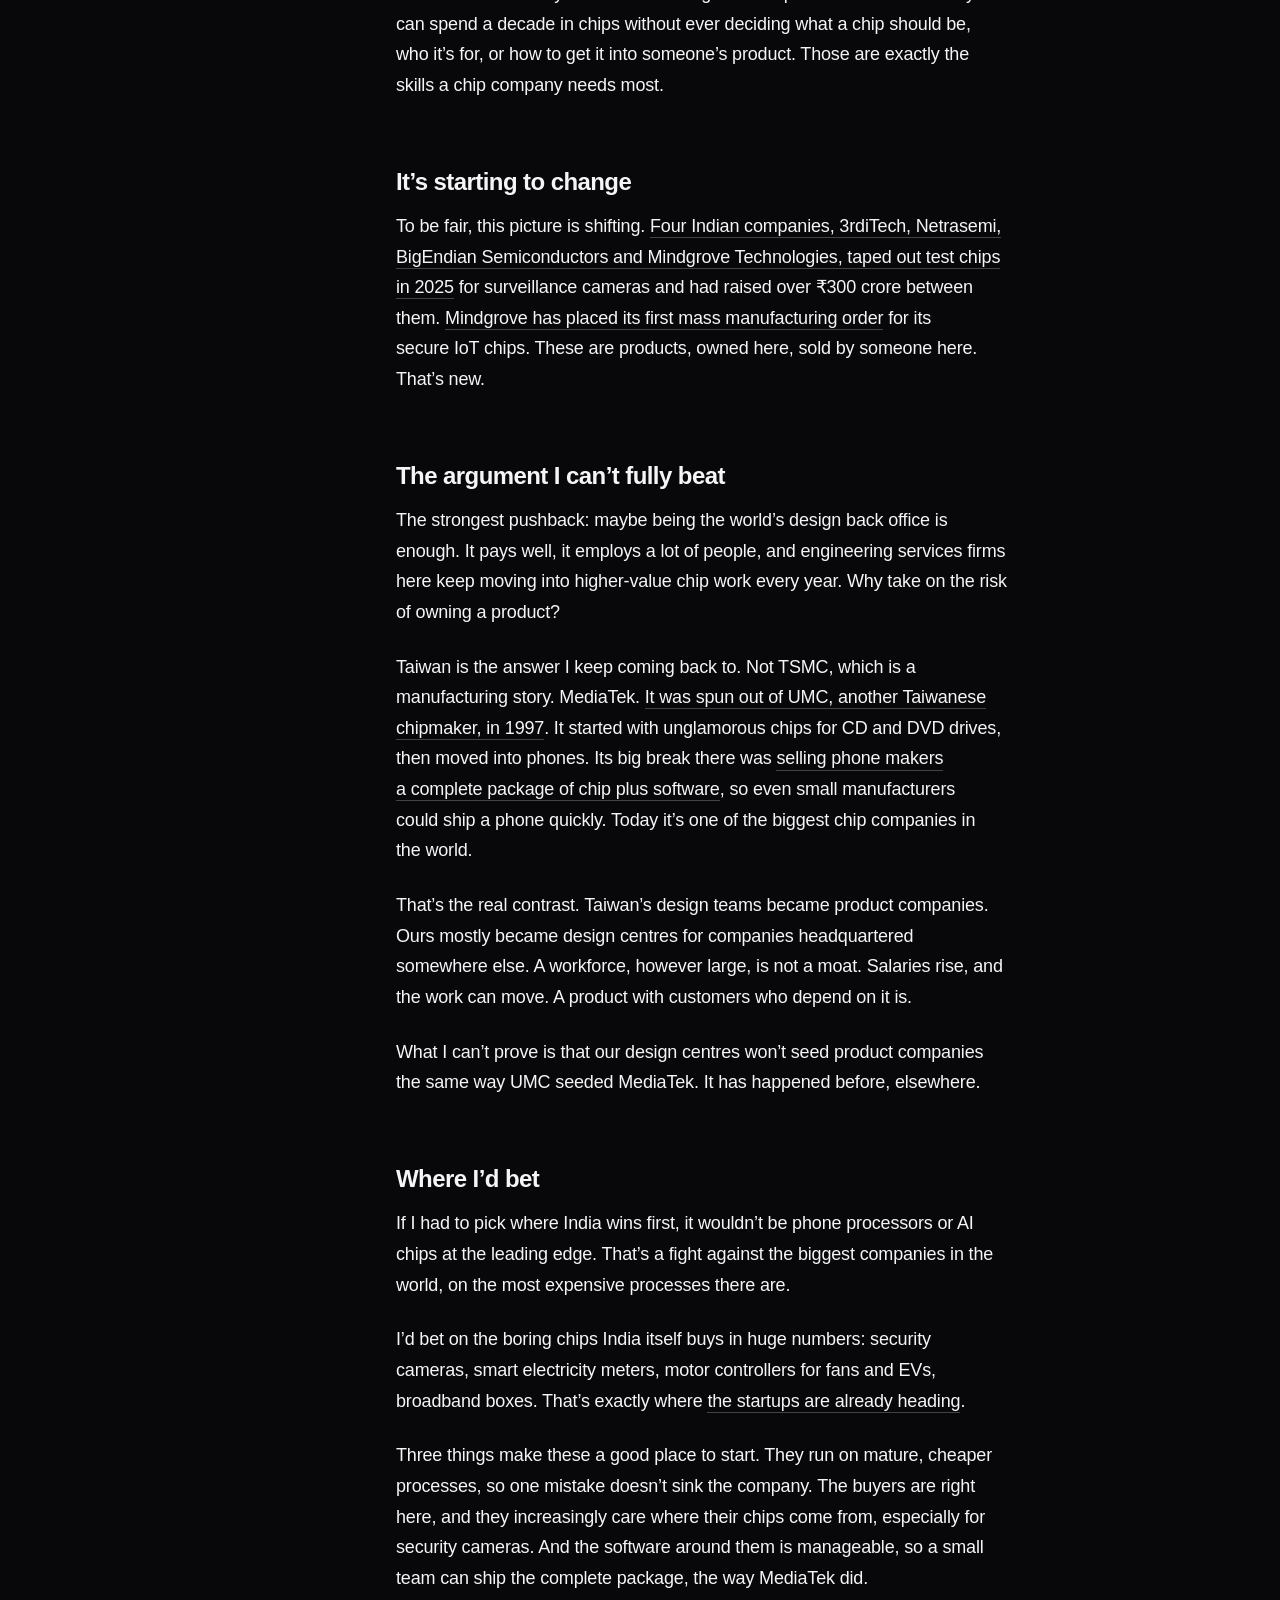
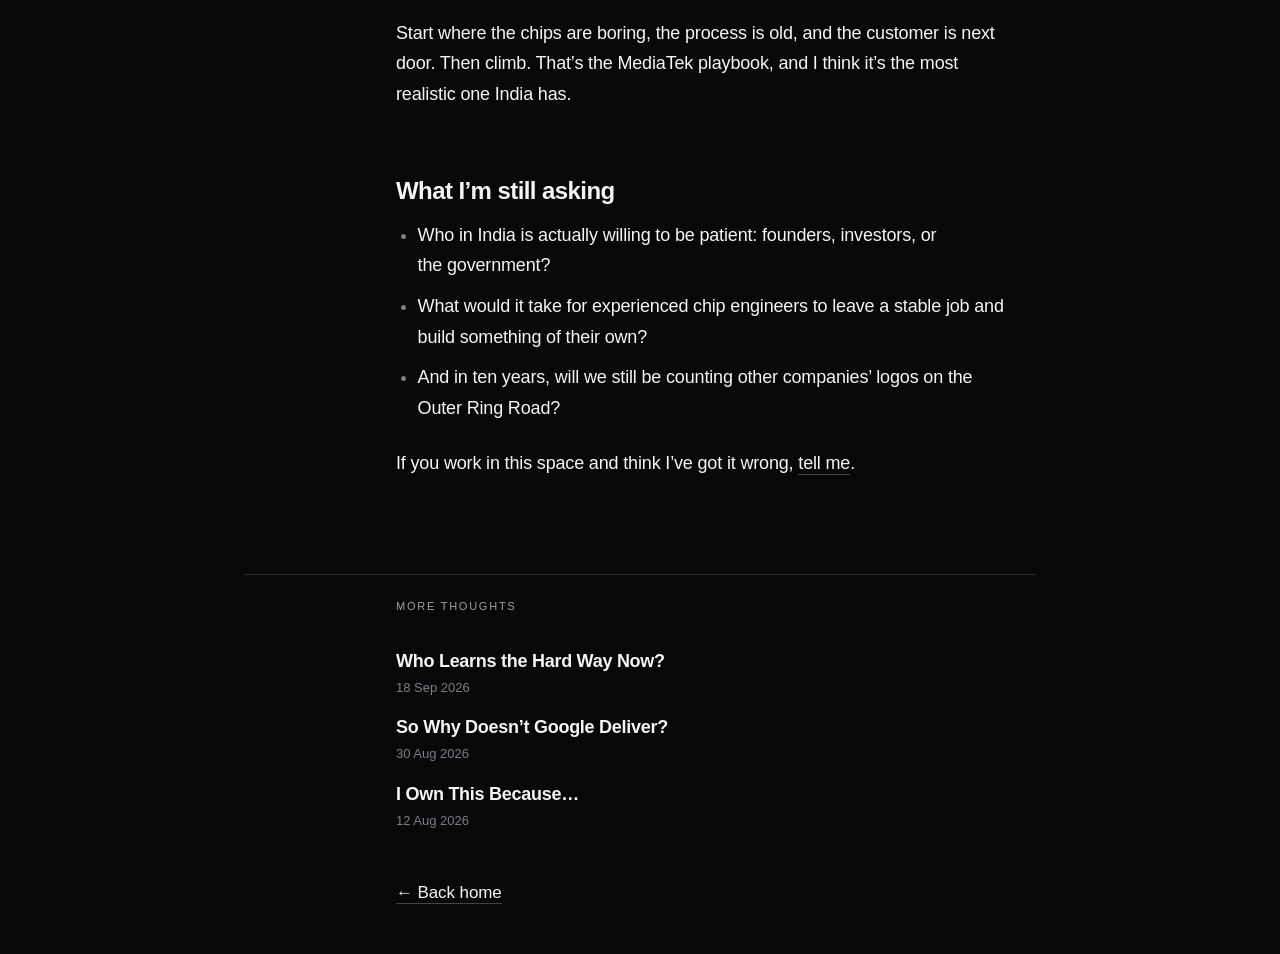
<file: posts/india-chips.html>
<!doctype html>
<html lang="en">
<head>
  <meta charset="utf-8">
  <meta name="viewport" content="width=device-width, initial-scale=1, viewport-fit=cover">
  <title>India Designs the World’s Chips. So Why Doesn’t It Sell Them? · Pranay G</title>
  <meta name="description" content="About a fifth of the world’s chip design engineers work in India. So why does India sell so few chips of its own?">
  <meta name="theme-color" content="#08080a">
  <meta property="og:type" content="article">
  <meta property="og:title" content="India Designs the World’s Chips. So Why Doesn’t It Sell Them?">
  <meta property="og:description" content="About a fifth of the world’s chip design engineers work in India. So why does India sell so few chips of its own?">
  <link rel="icon" href="data:image/svg+xml,%3Csvg xmlns='http://www.w3.org/2000/svg' viewBox='0 0 32 32'%3E%3Crect width='32' height='32' rx='7' fill='%2308080a'/%3E%3Ccircle cx='16' cy='16' r='8' fill='%23ffffff' fill-opacity='.12'/%3E%3Ccircle cx='16' cy='16' r='3.2' fill='%23f5f5f7'/%3E%3C/svg%3E">
  <link rel="stylesheet" href="../style.css">
  <script>document.documentElement.classList.add("js");addEventListener("load",function(){if(!window.__siteReady)document.documentElement.classList.remove("js")});</script>
  <script src="../main.js" defer blocking="render"></script>
</head>
<body data-sky="quiet">
  <canvas class="sky" aria-hidden="true"></canvas>

  <div class="page">
    <header class="site-header">
      <a class="wordmark quiet" href="../">Pranay G</a>
      <nav class="site-nav label" aria-label="Back">
        <a class="quiet" href="../#thoughts">Thoughts</a>
      </nav>
    </header>

    <main>
      <article class="post">
        <header class="post-head grid">
          <p class="post-meta meta col-label" data-reveal="focus">
            <time datetime="2026-09-07">7 Sep 2026</time><span class="dot" aria-hidden="true" data-reading-time-sep hidden>·</span><span data-reading-time hidden></span>
          </p>
          <h1 class="post-title col-content" data-reveal="focus">India Designs the World’s Chips. So Why Doesn’t It Sell Them?</h1>
        </header>

        <div class="post-body grid">
          <div class="prose col-content" data-reveal="fade">
            <p class="post-note">Views are my own. I work in chip design, so to be clear: everything here comes from public information, not from my job or my team.</p>

            <p>Take the Outer Ring Road in Bangalore and count the chip company logos on the buildings. Intel. Qualcomm. Nvidia. AMD. You run out of fingers pretty quickly.</p>

            <p>Now try to name one chip in your phone, laptop or car that an Indian company designed and sells. I tried. I couldn’t.</p>

            <p>That gap has been bugging me for a while.</p>


            <h2>The number that doesn’t add up</h2>

            <p>Roughly <a href="https://www.tribuneindia.com/news/business/around-20-of-worlds-chip-design-engineers-based-in-india-key-to-global-semiconductor-ecosystem-report/amp" rel="noopener">a fifth of the world’s chip design engineers are based in India</a>. Qualcomm, Intel, Nvidia, Broadcom and MediaTek all run large design centres across Bengaluru, Hyderabad and Noida. Some of the most advanced chips in the world have parts that were designed, checked and signed off here.</p>

            <p>And yet, if you list the chip companies that actually own a product and sell it to customers, India barely shows up. We have one of the biggest chip design workforces on the planet, and almost no chip brands.</p>


            <h2>Designing a chip isn’t owning it</h2>

            <p>A design centre in Bangalore can do world-class engineering on a chip. But the decision of what to build, the specification, the patents, the customer relationship and most of the profit usually sit with the parent company somewhere else.</p>

            <p>That’s not a complaint. It’s how the setup works. The engineering happens here. The ownership happens there. You can be excellent at the first without ever touching the second.</p>


            <h2>A chip is mostly software</h2>

            <p>This is the part people outside the industry rarely talk about. A chip on its own is useless. Before a phone maker or a car company can use it, they need the firmware, the drivers, the compiler, the development kit, and reference boards that just work.</p>

            <p>Nvidia isn’t only GPUs. It’s CUDA, the software that made millions of developers comfortable building on its chips. A modem chip is only as good as the years of firmware running inside it.</p>

            <p>And selling a chip to a device maker isn’t a one-time sale. It’s a promise to keep fixing bugs and shipping updates for years. Getting a design to tape-out is hard. Building and maintaining everything around it is often the bigger job, and it’s exactly the part a design centre almost never owns.</p>


            <h2>Failing fast becomes failing expensive</h2>

            <p>For a software startup, most of the tools are free or pay-as-you-go. You can be wrong cheaply and find out in weeks.</p>

            <p>A chip startup pays before it even knows whether its idea works. Design tools and licensed building blocks, mostly from a handful of foreign companies, cost a lot, and one mistake in the silicon can mean months of delay.</p>

            <p>How much it hurts depends a lot on which process you build on. A set of masks for a leading-edge chip can run into millions of dollars. On older, mature processes, prototyping is far cheaper, which is where many Indian startups are starting. <a href="https://telematicswire.net/aatmanirbhar-chips-under-the-design-linked-incentive-dli-scheme/" rel="noopener">MosChip, for example, validated key parts of its smart meter chip on a 180nm test chip</a>. The government has also started sharing <a href="https://www.pib.gov.in/PressNoteDetails.aspx?NoteId=156811&amp;ModuleId=3&amp;reg=3&amp;lang=1" rel="noopener">a national pool of design tools</a> with startups, which takes some of the edge off.</p>

            <p>Look at <a href="https://ddnews.gov.in/en/indias-design-linked-incentive-scheme-showing-good-results-ashwini-vaishnaw/" rel="noopener">Netrasemi</a>, a Thiruvananthapuram startup and one of the brightest examples we have. It was among the first startups picked for government chip design support in 2023. Its edge AI chip got working silicon in 2026, and commercial production is expected the year after. That’s roughly four years from backing to volume, and that’s a good outcome.</p>

            <p>Software startups burn money finding users. Chip startups burn money before they get the chance to be wrong. Most startup money in India grew up on the first rhythm. I don’t think the talent was ever the missing piece. The patience was.</p>


            <h2>The safest seat in the room</h2>

            <p>There’s also a quieter reason, and it’s about people like me.</p>

            <p>If you’re a good chip engineer in Bangalore, a global company will pay you well and give you interesting work and a stable career. Leaving that to join a chip startup means years of lower pay and a real chance the company never gets to volume. Most people, reasonably, stay.</p>

            <p>And there’s a second effect. A modern chip is so big that it’s split into hundreds of pieces, and most engineers spend years going very deep on one of them. That’s how you build something that complex. But it also means you can spend a decade in chips without ever deciding what a chip should be, who it’s for, or how to get it into someone’s product. Those are exactly the skills a chip company needs most.</p>


            <h2>It’s starting to change</h2>

            <p>To be fair, this picture is shifting. <a href="https://observervoice.com/semicon-india-2025-highlights-indian-startups-advancing-aatmanirbhar-chips-through-design-linked-incentive-scheme-141299/" rel="noopener">Four Indian companies, 3rdiTech, Netrasemi, BigEndian Semiconductors and Mindgrove Technologies, taped out test chips in 2025</a> for surveillance cameras and had raised over ₹300 crore between them. <a href="https://www.tribuneindia.com/news/business/bharat-steps-up-efforts-to-be-a-product-nation-ashwini-vaishnaw-hails-indias-chip-making-strides/amp" rel="noopener">Mindgrove has placed its first mass manufacturing order</a> for its secure IoT chips. These are products, owned here, sold by someone here. That’s new.</p>


            <h2>The argument I can’t fully beat</h2>

            <p>The strongest pushback: maybe being the world’s design back office is enough. It pays well, it employs a lot of people, and engineering services firms here keep moving into higher-value chip work every year. Why take on the risk of owning a product?</p>

            <p>Taiwan is the answer I keep coming back to. Not TSMC, which is a manufacturing story. MediaTek. <a href="https://www.asianometry.com/p/mediatek-explained" rel="noopener">It was spun out of UMC, another Taiwanese chipmaker, in 1997</a>. It started with unglamorous chips for CD and DVD drives, then moved into phones. Its big break there was <a href="https://www.nomadsemi.com/p/mediatek-deep-dive" rel="noopener">selling phone makers a complete package of chip plus software</a>, so even small manufacturers could ship a phone quickly. Today it’s one of the biggest chip companies in the world.</p>

            <p>That’s the real contrast. Taiwan’s design teams became product companies. Ours mostly became design centres for companies headquartered somewhere else. A workforce, however large, is not a moat. Salaries rise, and the work can move. A product with customers who depend on it is.</p>

            <p>What I can’t prove is that our design centres won’t seed product companies the same way UMC seeded MediaTek. It has happened before, elsewhere.</p>


            <h2>Where I’d bet</h2>

            <p>If I had to pick where India wins first, it wouldn’t be phone processors or AI chips at the leading edge. That’s a fight against the biggest companies in the world, on the most expensive processes there are.</p>

            <p>I’d bet on the boring chips India itself buys in huge numbers: security cameras, smart electricity meters, motor controllers for fans and EVs, broadband boxes. That’s exactly where <a href="https://telematicswire.net/aatmanirbhar-chips-under-the-design-linked-incentive-dli-scheme/" rel="noopener">the startups are already heading</a>.</p>

            <p>Three things make these a good place to start. They run on mature, cheaper processes, so one mistake doesn’t sink the company. The buyers are right here, and they increasingly care where their chips come from, especially for security cameras. And the software around them is manageable, so a small team can ship the complete package, the way MediaTek did.</p>

            <p>Start where the chips are boring, the process is old, and the customer is next door. Then climb. That’s the MediaTek playbook, and I think it’s the most realistic one India has.</p>


            <h2>What I’m still asking</h2>

            <ul>
              <li>Who in India is actually willing to be patient: founders, investors, or the government?</li>
              <li>What would it take for experienced chip engineers to leave a stable job and build something of their own?</li>
              <li>And in ten years, will we still be counting other companies’ logos on the Outer Ring Road?</li>
            </ul>

            <p>If you work in this space and think I’ve got it wrong, <a href="../#contact">tell me</a>.</p>
          </div>
        </div>
      </article>
    </main>

    <footer class="post-footer grid">
      <div class="col-content">
        <p class="label">More thoughts</p>
        <nav class="more-thoughts" aria-label="More thoughts">
        <ul>
          <li><a class="quiet" href="five-years.html">Who Learns the Hard Way Now?</a><span class="meta">18 Sep 2026</span></li>
          <li><a class="quiet" href="google-deliver.html">So Why Doesn’t Google Deliver?</a><span class="meta">30 Aug 2026</span></li>
          <li><a class="quiet" href="i-own-this-because.html">I Own This Because…</a><span class="meta">12 Aug 2026</span></li>
        </ul>
        </nav>
        <p class="back-home"><a href="../">← Back home</a></p>
      </div>
    </footer>
  </div>
</body>
</html>
</file>
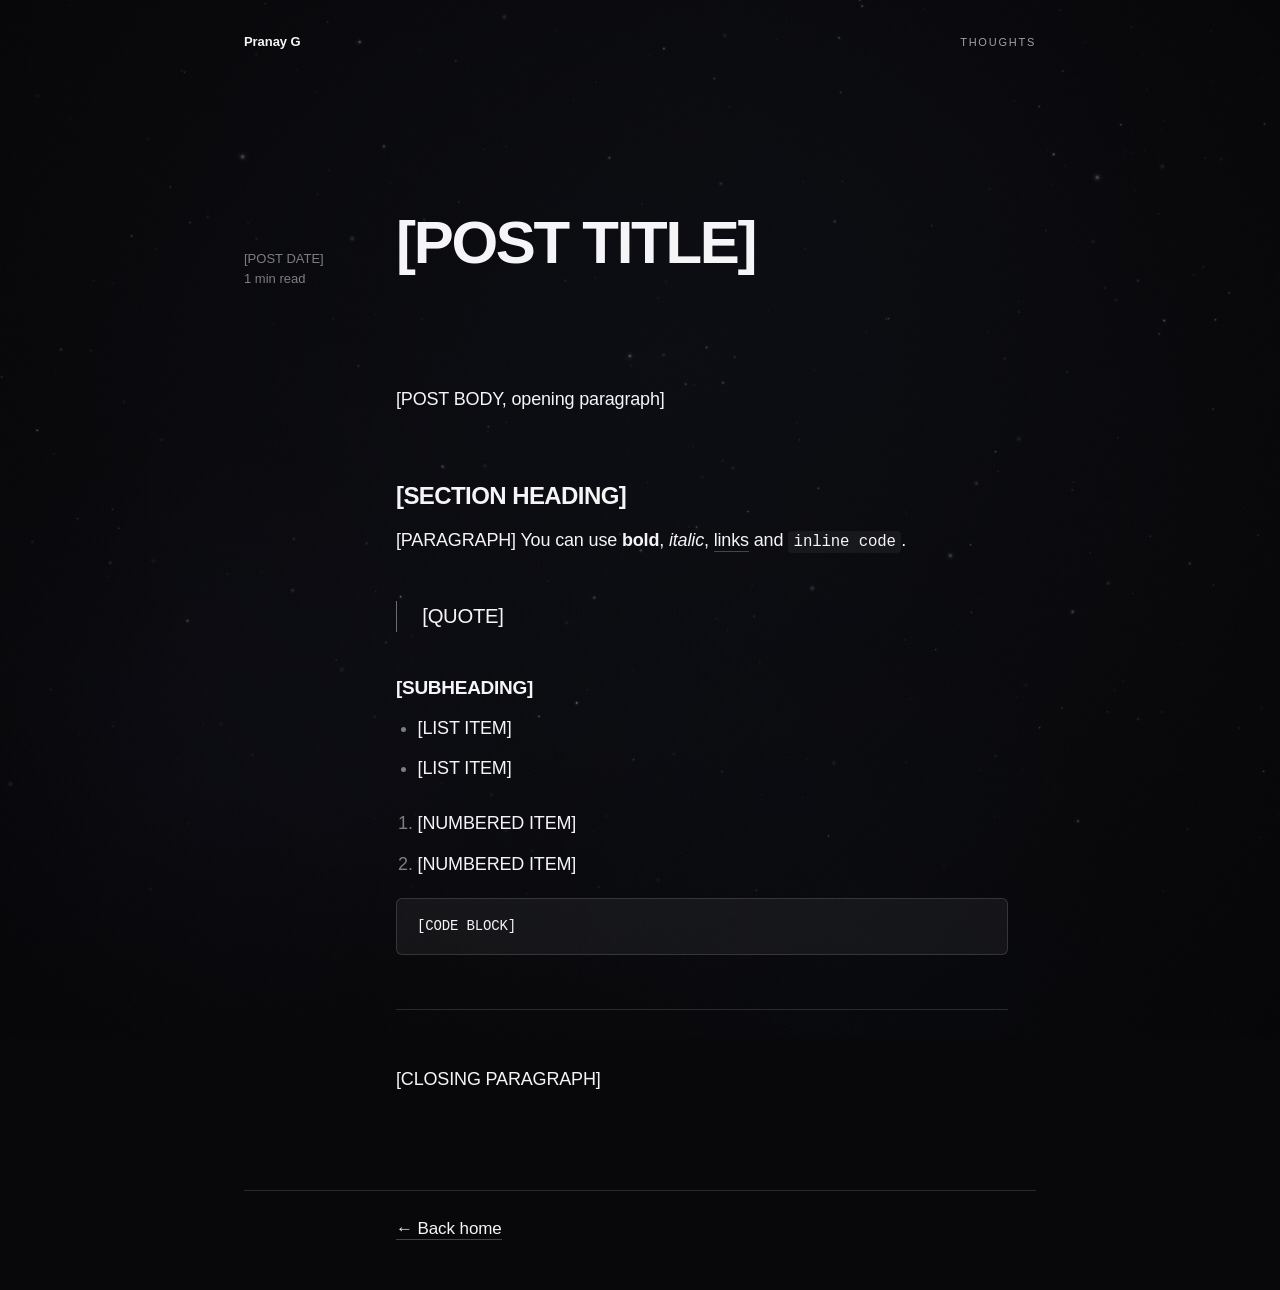
<file: posts/template.html>
<!doctype html>
<!--
  POST TEMPLATE
  1. Copy this file to posts/<your-slug>.html
  2. Replace every [PLACEHOLDER] below (title appears in <title>, og:title and <h1>)
  3. Delete the <meta name="robots"> line in your copy
  4. Add one <li class="index-row"> block to the Thoughts list in index.html
  Reading time is calculated automatically from the text in .prose.
-->
<html lang="en">
<head>
  <meta charset="utf-8">
  <meta name="viewport" content="width=device-width, initial-scale=1, viewport-fit=cover">
  <meta name="robots" content="noindex">
  <title>[POST TITLE] · Pranay G</title>
  <meta name="description" content="[POST SUMMARY, one line]">
  <meta name="theme-color" content="#08080a">
  <meta property="og:type" content="article">
  <meta property="og:title" content="[POST TITLE]">
  <meta property="og:description" content="[POST SUMMARY, one line]">
  <link rel="icon" href="data:image/svg+xml,%3Csvg xmlns='http://www.w3.org/2000/svg' viewBox='0 0 32 32'%3E%3Crect width='32' height='32' rx='7' fill='%2308080a'/%3E%3Ccircle cx='16' cy='16' r='8' fill='%23ffffff' fill-opacity='.12'/%3E%3Ccircle cx='16' cy='16' r='3.2' fill='%23f5f5f7'/%3E%3C/svg%3E">
  <link rel="stylesheet" href="../style.css">
  <script>document.documentElement.classList.add("js");addEventListener("load",function(){if(!window.__siteReady)document.documentElement.classList.remove("js")});</script>
  <script src="../main.js" defer blocking="render"></script>
</head>
<body data-sky="quiet">
  <canvas class="sky" aria-hidden="true"></canvas>

  <div class="page">
    <header class="site-header">
      <a class="wordmark quiet" href="../">Pranay G</a>
      <nav class="site-nav label" aria-label="Back">
        <a class="quiet" href="../#thoughts">Thoughts</a>
      </nav>
    </header>

    <main>
      <article class="post">
        <header class="post-head grid">
          <p class="post-meta meta col-label" data-reveal="focus">
            <time datetime="[YYYY-MM-DD]">[POST DATE]</time><span class="dot" aria-hidden="true" data-reading-time-sep hidden>·</span><span data-reading-time hidden></span>
          </p>
          <h1 class="post-title col-content" data-reveal="focus">[POST TITLE]</h1>
        </header>

        <div class="post-body grid">
          <div class="prose col-content" data-reveal="fade">
            <p>[POST BODY, opening paragraph]</p>

            <h2>[SECTION HEADING]</h2>
            <p>[PARAGRAPH] You can use <strong>bold</strong>, <em>italic</em>, <a href="#">links</a> and <code>inline code</code>.</p>

            <blockquote>
              <p>[QUOTE]</p>
            </blockquote>

            <h3>[SUBHEADING]</h3>
            <ul>
              <li>[LIST ITEM]</li>
              <li>[LIST ITEM]</li>
            </ul>

            <ol>
              <li>[NUMBERED ITEM]</li>
              <li>[NUMBERED ITEM]</li>
            </ol>

            <pre><code>[CODE BLOCK]</code></pre>

            <!-- Image: put files in /media and keep them small (compress; ~100KB max).
            <figure>
              <img src="../media/example.jpg" alt="[DESCRIBE THE IMAGE]" width="1200" height="800" loading="lazy">
              <figcaption>[CAPTION]</figcaption>
            </figure>
            -->

            <hr>
            <p>[CLOSING PARAGRAPH]</p>

          </div>
        </div>
      </article>
    </main>

    <footer class="post-footer grid">
      <p class="col-content"><a href="../">← Back home</a></p>
    </footer>
  </div>
</body>
</html>
</file>
<file: style.css>
/* ==========================================================================
   style.css: one stylesheet for every page.
   Sections:
     1. Tokens: colour, type scale, spacing scale, grid, motion
     2. Base
     3. Starfield canvas
     4. Layout and grid
     5. Links
     6. Type roles (display, lede, label, meta)
     7. Header and footer
     8. Hero
     9. Sections
    10. Work entries
    11. Writing index
    12. About and contact
    13. Posts (long-form)
    14. 404
    15. Reveal on scroll
    16. Page transitions
    17. Reduced motion
   ========================================================================== */


/* 1. Tokens ---------------------------------------------------------------- */

:root {
  /* Colour: near-monochrome. The accent only appears on hover, focus and
     text selection. */
  --bg: #08080a;                   /* keep in sync with STARFIELD.background */
  --text: #f5f5f7;                 /* primary: headings, body, links */
  --text-2: #a1a1a6;               /* secondary: summaries, supporting lines (7.6:1) */
  --text-3: #7d7d83;               /* labels and meta (4.7:1, still legible in daylight) */
  --rule: rgba(255, 255, 255, 0.14);
  --underline: rgba(255, 255, 255, 0.24);
  --accent: #a9bdff;               /* starlight blue, used sparingly */
  --accent-soft: rgba(169, 189, 255, 0.28);
  --code-bg: rgba(255, 255, 255, 0.05);

  /* Hairlines are one device pixel wherever the screen allows it. */
  --hairline: 1px;

  /* Type */
  --font-display: -apple-system, "SF Pro Display", BlinkMacSystemFont, "Segoe UI",
    Roboto, "Helvetica Neue", Arial, sans-serif;
  --font-text: -apple-system, "SF Pro Text", BlinkMacSystemFont, "Segoe UI",
    Roboto, "Helvetica Neue", Arial, sans-serif;
  --font-mono: ui-monospace, "SF Mono", SFMono-Regular, Menlo, Consolas, monospace;

  /* Type scale. Few sizes, far apart: the jumps are the hierarchy.
     Each step has its own tracking and leading; see section 6. */
  --t-label: 0.6875rem;            /* 11px  spaced caps: section labels, nav, footer */
  --t-meta: 0.8125rem;             /* 13px  dates, context lines, captions */
  --t-body: 1.0625rem;             /* 17px  body copy */
  --t-prose: 1.125rem;             /* 18px  long-form body */
  --t-title: 1.375rem;             /* 22px  entry titles */
  --t-lede: clamp(1.25rem, 0.9rem + 1.2vw, 1.625rem);     /* 20 to 26px  role line, email */
  --t-display: clamp(3.5rem, 1rem + 11vw, 9rem);          /* 56 to 144px  the name */
  --t-post: clamp(2.25rem, 1.2rem + 3.4vw, 3.75rem);      /* 36 to 60px   post titles */

  /* Spacing scale (4px base). Tight inside a group, generous between groups. */
  --s-1: 0.25rem;                  /*   4 */
  --s-2: 0.5rem;                   /*   8 */
  --s-3: 0.75rem;                  /*  12 */
  --s-4: 1rem;                     /*  16 */
  --s-5: 1.5rem;                   /*  24 */
  --s-6: 2rem;                     /*  32 */
  --s-7: 3rem;                     /*  48 */
  --s-8: 4rem;                     /*  64 */
  --s-9: 6rem;                     /*  96 */
  --s-10: 8rem;                    /* 128 */
  --section-gap: clamp(6rem, 3rem + 8vw, 10rem);          /*  96 to 160 between sections */

  /* Grid: a label column and a content column. */
  --gutter: clamp(1.5rem, 0.5rem + 4vw, 3rem);
  --label-col: 9.5rem;             /* 152px: section labels, dates, margin notes */
  --content: 40rem;                /* 640px: every text block lives in here */
  --measure: 34em;                 /* long-form line length: ~65 to 70 characters */

  /* Motion: tune here */
  --ease-out-expo: cubic-bezier(0.16, 1, 0.3, 1);    /* movement: quick start, long settle */
  --ease-out-soft: cubic-bezier(0.25, 0.6, 0.3, 1);  /* opacity: no pop at the start */
  --ease-sweep: cubic-bezier(0.55, 0, 0.1, 1);       /* link underline: gathers, then glides */
  --ease-draw: cubic-bezier(0.6, 0, 0.2, 1);         /* hairlines: visibly travel, then settle */
  --reveal-duration: 1000ms;       /* rise; the fade runs at ~65% of this */
  --reveal-distance: 10px;
  --reveal-stagger: 70ms;          /* delay between items entering together */
  --focus-duration: 1200ms;        /* hero "focus pull": blur clears, barely moves */
  --focus-blur: 8px;
  --focus-distance: 4px;
  --focus-stagger: 90ms;
  --line-duration: 1400ms;         /* section hairlines drawing in */
  --link-sweep: 520ms;
  --page-transition: 360ms;

  color-scheme: dark;              /* dark scrollbars and form controls */
}

@media (min-resolution: 2dppx) {
  :root { --hairline: 0.5px; }
}

@media (min-resolution: 3dppx) {
  :root { --hairline: 0.34px; }
}


/* 2. Base ------------------------------------------------------------------ */

*,
*::before,
*::after {
  box-sizing: border-box;
}

html {
  background: var(--bg);
  color: var(--text);
  font-family: var(--font-text);
  font-size: 100%;
  line-height: 1.6;
  -webkit-text-size-adjust: 100%;
  text-size-adjust: 100%;
  -webkit-font-smoothing: antialiased;
  -moz-osx-font-smoothing: grayscale;
  font-optical-sizing: auto;
  font-kerning: normal;
  -webkit-tap-highlight-color: transparent; /* no grey flash on tap; :active below instead */
  scrollbar-color: #26262b var(--bg);
}

::-webkit-scrollbar { width: 10px; height: 10px; }
::-webkit-scrollbar-track { background: var(--bg); }
::-webkit-scrollbar-thumb {
  background: #26262b;
  border: 3px solid var(--bg);
  border-radius: 10px;
}

body {
  margin: 0;
  min-height: 100vh;
  min-height: 100svh;
  font-size: var(--t-body);
  letter-spacing: -0.006em;
}

h1, h2, h3, h4 {
  font-family: var(--font-display);
  font-weight: 600;
  line-height: 1.15;
  letter-spacing: -0.02em;
  text-wrap: balance;
  margin: 0;
}

p, li, dd, blockquote, figcaption {
  text-wrap: pretty;
}

p, ul, ol, dl, dd, figure { margin: 0; }

ul, ol { padding: 0; list-style: none; }

::selection {
  background: var(--accent-soft);
  color: #fff;
}

:focus-visible {
  outline: 1.5px solid var(--accent);
  outline-offset: 4px;
  border-radius: 2px;
}

/* Focus rings ease in instead of snapping. */
a {
  outline: 1.5px solid transparent;
  outline-offset: 8px;
}

img, svg, video {
  display: block;
  max-width: 100%;
  height: auto;
}


/* 3. Starfield canvas ------------------------------------------------------ */

/* Two layers, both drawn by main.js: an opaque backdrop (nebula wash,
   vignette) that is rendered once per resize, and the stars above it. */
.sky,
.sky-backdrop {
  position: fixed;
  top: 0;
  left: 0;
  width: 100%;
  height: 100vh;
  height: 100lvh;                  /* stable while mobile toolbars show/hide */
  z-index: 0;
  pointer-events: none;
  opacity: 0;                      /* main.js fades them in */
}

.sky-backdrop {
  will-change: transform;          /* moved on the compositor for parallax */
}


/* 4. Layout and grid ------------------------------------------------------- */

.page {
  position: relative;
  z-index: 1;
  max-width: calc(var(--label-col) + var(--content) + 2 * var(--gutter));
  margin: 0 auto;
  padding-top: env(safe-area-inset-top);
  padding-bottom: max(var(--s-7), env(safe-area-inset-bottom));
  padding-left: max(var(--gutter), env(safe-area-inset-left));
  padding-right: max(var(--gutter), env(safe-area-inset-right));
}

/* Label in the left column, content in the right. One column on phones. */
.grid {
  display: grid;
  grid-template-columns: var(--label-col) minmax(0, var(--content));
  align-items: baseline;
}

.grid > .col-label { grid-column: 1; }
.grid > .col-content { grid-column: 2; }

@media (max-width: 52rem) {
  .grid { display: block; }
}

.visually-hidden {
  position: absolute;
  width: 1px;
  height: 1px;
  overflow: hidden;
  clip: rect(0 0 0 0);
  white-space: nowrap;
}


/* 5. Links ----------------------------------------------------------------- */
/* Dim resting underline. On hover an accent line sweeps in from the left;
   on leave it carries on and exits to the right. The two layers are
   solid-colour lines drawn with background-image, not decorative gradients. */

a {
  color: inherit;
  text-decoration: none;
  background-image:
    linear-gradient(var(--accent), var(--accent)),
    linear-gradient(var(--underline), var(--underline));
  background-size: 0% 1px, 100% 1px;
  background-position: right bottom, left bottom;
  background-repeat: no-repeat;
  padding-bottom: 0.12em;
  transition: background-size var(--link-sweep) var(--ease-sweep),
    color var(--link-sweep) var(--ease-sweep),
    opacity 320ms var(--ease-out-soft),
    outline-color 260ms var(--ease-out-soft),
    outline-offset 360ms var(--ease-out-expo);
}

a:hover,
a:focus-visible {
  background-size: 100% 1px, 100% 1px;
  background-position: left bottom, left bottom;
}

/* Press feedback: dims instantly, recovers softly. */
a:active {
  opacity: 0.6;
  transition-duration: var(--link-sweep), var(--link-sweep), 0s, 260ms, 360ms;
}

/* Links with no resting underline: nav, wordmark, index rows. */
a.quiet {
  background-size: 0% 1px, 0% 1px;
}
a.quiet:hover,
a.quiet:focus-visible {
  background-size: 100% 1px, 0% 1px;
}

.arrow {
  display: inline-block;
  margin-left: 0.3em;
  color: var(--text-3);
  transition: transform var(--link-sweep) var(--ease-out-expo),
    color var(--link-sweep) var(--ease-sweep);
}
a:hover .arrow,
a:focus-visible .arrow {
  color: var(--accent);
  transform: translate(2px, -2px);
}


/* 6. Type roles ------------------------------------------------------------ */
/* Tracking tightens as size grows; leading loosens as size shrinks. */

.display {
  font-size: var(--t-display);
  font-weight: 580;                /* variable SF on Apple; rounds to 600 elsewhere */
  line-height: 0.92;
  letter-spacing: -0.052em;
  word-spacing: -0.02em;
  margin-left: -0.055em;           /* optical: the P's stem sits on the left edge */
}

.lede {
  font-family: var(--font-display);
  font-size: var(--t-lede);
  font-weight: 500;
  line-height: 1.3;
  letter-spacing: -0.022em;
  color: var(--text);
}

.label {
  font-family: var(--font-text);
  font-size: var(--t-label);
  font-weight: 500;
  line-height: 1.4;
  letter-spacing: 0.16em;
  text-transform: uppercase;
  color: var(--text-2);
}

.meta {
  font-size: var(--t-meta);
  line-height: 1.5;
  letter-spacing: 0;
  color: var(--text-3);
  font-variant-numeric: tabular-nums;
}


/* 7. Header and footer ----------------------------------------------------- */

.site-header {
  display: flex;
  align-items: baseline;
  justify-content: space-between;
  gap: var(--s-4);
  padding: var(--s-6) 0;
}

.wordmark {
  font-family: var(--font-display);
  font-size: var(--t-meta);
  font-weight: 600;
  letter-spacing: -0.005em;
}

.site-nav {
  display: flex;
  gap: var(--s-6);
  margin-left: auto;
}

.site-nav a { color: var(--text-2); }
.site-nav a:hover,
.site-nav a:focus-visible { color: var(--text); }

/* The home page is one short scroll on a phone: no nav needed there. */
@media (max-width: 40rem) {
  .site-header--home { display: none; }
}

.site-footer {
  display: flex;
  justify-content: space-between;
  gap: var(--s-4);
  margin-top: var(--section-gap);
  padding-top: var(--s-5);
  border-top: var(--hairline) solid var(--rule);
}


/* 8. Hero ------------------------------------------------------------------ */

.hero {
  padding: clamp(7rem, 24vh, 13rem) 0 var(--section-gap);
}

.hero-lines {
  margin-top: var(--s-6);
  max-width: var(--content);
}

.hero .lede { text-wrap: balance; }

.hero .context {
  margin-top: var(--s-3);
  color: var(--text-2);
  max-width: 36ch;
  text-wrap: balance;
}

/* Wide enough for each sentence on its own line: break at the full stop. */
@media (min-width: 40rem) {
  .hero .context { max-width: none; }
  .hero .context span { display: block; }
}

@media (max-width: 40rem) {
  .hero { padding-top: clamp(7rem, 26vh, 11rem); }
}


/* 9. Sections -------------------------------------------------------------- */

.section {
  position: relative;
  padding: var(--s-6) 0 0;
  margin-bottom: var(--section-gap);
  scroll-margin-top: var(--s-6);
}

.section::before {
  content: "";
  position: absolute;
  top: 0;
  left: 0;
  right: 0;
  height: var(--hairline);
  background: var(--rule);
  transform-origin: left center;
}

.section > .label {
  padding-top: 0.15em;             /* optical: caps sit on the title's baseline */
}

@media (max-width: 52rem) {
  .section > .label { margin-bottom: var(--s-6); }
}


/* 10. Work entries --------------------------------------------------------- */

.entries > * + * { margin-top: var(--s-10); }

.entry-title {
  font-size: var(--t-title);
  line-height: 1.25;
  letter-spacing: -0.02em;
}

.entry-meta { margin-top: var(--s-1); }

.entry-summary {
  margin-top: var(--s-4);
  color: var(--text);
  max-width: 36em;
}

/* Label / value rows: labels hang in a narrow column on the value's baseline. */
.entry-points {
  margin-top: var(--s-5);
  display: grid;
  gap: var(--s-3);
}

.entry-points > div {
  display: grid;
  grid-template-columns: 6rem minmax(0, 1fr);
  align-items: baseline;
}

.entry-points dt { /* uses .label */ }

.entry-points dd { color: var(--text-2); }

@media (max-width: 34rem) {
  .entry-points { gap: var(--s-4); }
  .entry-points > div { display: block; }
  .entry-points dd { margin-top: var(--s-1); }
}

.entry-links {
  display: flex;
  flex-wrap: wrap;
  gap: var(--s-2) var(--s-6);
  margin-top: var(--s-5);
  font-size: 0.9375rem;
}

/* Photos: modest, unframed, with room around them. */
.entry-figure {
  margin-top: var(--s-6);
}

.entry-figure .photos {
  display: grid;
  grid-template-columns: 1fr 1fr;
  gap: var(--s-3);
}

.entry-figure img {
  width: 100%;
  aspect-ratio: 4 / 3;
  object-fit: cover;
  border-radius: 2px;
  outline: var(--hairline) solid rgba(255, 255, 255, 0.12);
  outline-offset: calc(-1 * var(--hairline));
  filter: saturate(0.82) brightness(0.9); /* sits into the monochrome page */
  background: #141417;             /* holds the space while the photo loads */
}

.entry-figure figcaption {
  margin-top: var(--s-3);
}



/* 11. Writing index -------------------------------------------------------- */

.index-row {
  position: relative;
  padding: var(--s-5) 0;
  border-top: var(--hairline) solid var(--rule);
}

.index-row:first-child { border-top: 0; padding-top: 0; }

.index-title {
  font-size: var(--t-title);
  line-height: 1.25;
  letter-spacing: -0.02em;
}

/* The whole row is the tap target. */
.index-title a::after {
  content: "";
  position: absolute;
  inset: 0;
}

.index-row:hover .index-title a {
  background-size: 100% 1px, 100% 1px;
  background-position: left bottom, left bottom;
}

.index-row time {
  display: block;
  margin-top: var(--s-1);
}

.index-summary {
  margin-top: var(--s-3);
  color: var(--text-2);
  max-width: 36em;
}


/* 12. About and contact ---------------------------------------------------- */

.about-text {
  font-size: 1.125rem;
  line-height: 1.65;
  letter-spacing: -0.01em;
  max-width: 34em;
}

.contact-email {
  font-family: var(--font-display);
  font-size: var(--t-lede);
  font-weight: 500;
  letter-spacing: -0.022em;
}

.contact-links {
  display: flex;
  gap: var(--s-6);
  margin-top: var(--s-5);
  font-size: 0.9375rem;
}


/* 13. Posts (long-form) ---------------------------------------------------- */

.post {
  padding-top: clamp(4rem, 14vh, 8rem);
}

.post-head { row-gap: var(--s-5); }

.post-meta .dot { margin: 0 0.45em; }

/* In the margin column on wide screens: date above reading time. */
@media (min-width: 52.01rem) {
  .post-meta time,
  .post-meta [data-reading-time] { display: block; }
  .post-meta .dot { display: none !important; }
}

.post-title {
  font-size: var(--t-post);
  line-height: 1.02;
  letter-spacing: -0.038em;
}

@media (max-width: 52rem) {
  .post-meta { margin-bottom: var(--s-5); }
}

.post-body {
  margin-top: clamp(var(--s-8), 8vw, var(--s-9));
}

.prose {
  max-width: var(--measure);
  font-size: var(--t-prose);
  line-height: 1.7;
  letter-spacing: -0.009em;
  hanging-punctuation: first allow-end last;
}

.prose > * + * { margin-top: 1.35em; }

.prose h2 {
  font-size: 1.5rem;
  line-height: 1.2;
  letter-spacing: -0.024em;
  margin-top: 2.8em;
}

.prose h3 {
  font-size: 1.1875rem;
  letter-spacing: -0.015em;
  margin-top: 2.2em;
}

.prose h2 + *,
.prose h3 + * { margin-top: 0.8em; }

@media (max-width: 34rem) {
  .prose {
    font-size: var(--t-body);
    line-height: 1.68;
  }
  .prose h2 {
    font-size: 1.3125rem;
    margin-top: 2.4em;
  }
}

.prose strong { font-weight: 600; }

.prose ul,
.prose ol { padding-left: 1.2em; }

.prose ul { list-style: disc; }
.prose ol { list-style: decimal; }

.prose li + li { margin-top: 0.55em; }

.prose li::marker { color: var(--text-3); }

.prose blockquote {
  margin: 2.2em 0;
  padding-left: 1.25em;
  border-left: 1px solid rgba(255, 255, 255, 0.4);
  font-family: var(--font-display);
  font-size: 1.125em;
  line-height: 1.55;
  letter-spacing: -0.014em;
  color: var(--text);
}

.prose blockquote + * { margin-top: 2.2em; }

.prose code {
  font-family: var(--font-mono);
  font-size: 0.875em;
  background: var(--code-bg);
  padding: 0.12em 0.35em;
  border-radius: 4px;
}

.prose pre {
  font-family: var(--font-mono);
  font-size: 0.875rem;
  line-height: 1.6;
  background: var(--code-bg);
  border: var(--hairline) solid var(--rule);
  border-radius: 6px;
  padding: 1rem 1.25rem;
  overflow-x: auto;
}

.prose pre code {
  background: none;
  padding: 0;
  font-size: inherit;
}

.prose figcaption {
  margin-top: var(--s-3);
  font-size: var(--t-meta);
  color: var(--text-3);
}

.prose hr {
  border: 0;
  border-top: var(--hairline) solid var(--rule);
  margin: 3em 0;
}

.post-footer {
  margin-top: var(--s-9);
  padding-top: var(--s-5);
  border-top: var(--hairline) solid var(--rule);
}


/* 14. 404 ------------------------------------------------------------------ */

.not-found {
  padding: clamp(8rem, 30vh, 16rem) 0 var(--s-9);
}

.not-found p {
  margin-top: var(--s-5);
  color: var(--text-2);
}

.not-found p + p { margin-top: var(--s-6); color: var(--text); }


/* 15. Reveal on scroll ----------------------------------------------------- */
/* Only hidden when JS is running and motion is allowed; see main.js.
   Three voices, so the page doesn't just "rise" everywhere:
     rise   list items and cards: the fade finishes early, the rise settles late
     focus  hero and post titles: the text comes into focus with almost no movement
     fade   section labels: opacity only, while their hairline draws in */

@media (prefers-reduced-motion: no-preference) {
  .js [data-reveal] {
    --reveal-delay: calc(var(--intro-delay, 0ms) + var(--reveal-i, 0) * var(--reveal-stagger));
    opacity: 0;
    transform: translate3d(0, var(--reveal-distance), 0);
    will-change: opacity, transform;
    transition:
      opacity calc(var(--reveal-duration) * 0.65) var(--ease-out-soft) var(--reveal-delay),
      transform var(--reveal-duration) var(--ease-out-expo) var(--reveal-delay);
  }

  .js [data-reveal="focus"] {
    --reveal-delay: calc(var(--intro-delay, 0ms) + var(--reveal-i, 0) * var(--focus-stagger));
    transform: translate3d(0, var(--focus-distance), 0);
    filter: blur(var(--focus-blur));
    will-change: opacity, transform, filter;
    transition:
      opacity calc(var(--focus-duration) * 0.7) var(--ease-out-soft) var(--reveal-delay),
      filter var(--focus-duration) var(--ease-out-expo) var(--reveal-delay),
      transform var(--focus-duration) var(--ease-out-expo) var(--reveal-delay);
  }

  .js [data-reveal="fade"] {
    transform: none;
    filter: none;
    will-change: opacity;
    transition: opacity calc(var(--reveal-duration) * 0.8) var(--ease-out-soft) var(--reveal-delay);
  }

  .js [data-reveal].is-visible {
    opacity: 1;
    transform: none;
    filter: blur(0);
  }

  .js [data-reveal].is-done {
    will-change: auto;
    filter: none;
  }

  /* Arrived during a fast scroll: a short fade, no travel, no wait. */
  .js [data-reveal].is-quick {
    transform: none;
    filter: none;
    transition: opacity 260ms var(--ease-out-soft);
  }

  /* Already scrolled past: just be there. */
  .js [data-reveal].is-instant {
    transition: none;
  }

  /* Section hairlines draw in from the left. */
  .js .section::before {
    transform: scaleX(0);
    transition: transform var(--line-duration) var(--ease-draw);
  }

  .js .section.is-drawn::before {
    transform: none;
  }
}


/* 16. Page transitions ----------------------------------------------------- */
/* Cross-document View Transitions; other browsers navigate normally.
   The old page stays put and the new one dissolves in over it. Both skies
   are in the same place at that moment, so the stars never dip or double;
   only the words change. */

@media (prefers-reduced-motion: no-preference) {
  @view-transition {
    navigation: auto;
  }

  html {
    scroll-behavior: smooth;
  }
}

::view-transition-old(root) {
  animation: none;
  mix-blend-mode: normal;
}

::view-transition-new(root) {
  animation: vt-dissolve var(--page-transition) var(--ease-out-soft) both;
  mix-blend-mode: normal;
}

@keyframes vt-dissolve {
  from { opacity: 0; }
}


/* 17. Reduced motion ------------------------------------------------------- */

@media (prefers-reduced-motion: reduce) {
  *,
  *::before,
  *::after {
    transition: none !important;
    animation: none !important;
  }
}

/* Images inside posts: full column width, quiet frame, toned to the page. */
.prose figure { margin: 2.2em 0; }
.prose figure:first-child { margin-top: 0; }
.prose figure img {
  width: 100%;
  height: auto;
  border-radius: 2px;
  outline: var(--hairline) solid rgba(255, 255, 255, 0.12);
  outline-offset: calc(-1 * var(--hairline));
  filter: saturate(0.82) brightness(0.9);
  background: #141417;
}
.prose figure + * { margin-top: 2.2em; }

/* Small italic note under a post's lead image (disclaimers, context). */
.prose .post-note {
  font-size: var(--t-meta);
  font-style: italic;
  color: var(--text-3);
}


/* ==========================================================================
   18. Home layout: wider page, cards, sticky header
   Only applies to <body class="home">. Posts keep the narrow reading column.
   ========================================================================== */

.home .page {
  max-width: calc(72rem + 2 * var(--gutter));
}

/* Sticky header: clear at the top, frosted once you scroll (main.js adds .is-scrolled). */
.home .site-header {
  position: sticky;
  top: 0;
  z-index: 30;
  margin: 0 calc(-1 * var(--gutter));
  padding: 1.1rem var(--gutter);
  padding-top: max(1.1rem, env(safe-area-inset-top));
  border-bottom: var(--hairline) solid transparent;
  transition: background-color 500ms var(--ease-out-soft),
    border-color 500ms var(--ease-out-soft),
    backdrop-filter 500ms var(--ease-out-soft);
}
.home .site-header.is-scrolled {
  background-color: rgba(8, 8, 10, 0.62);
  -webkit-backdrop-filter: saturate(160%) blur(18px);
  backdrop-filter: saturate(160%) blur(18px);
  border-bottom-color: var(--rule);
}
.home .site-header .wordmark {
  opacity: 0;
  transform: translateY(4px);
  transition: opacity 500ms var(--ease-out-soft), transform 700ms var(--ease-out-expo);
}
.home .site-header.is-scrolled .wordmark { opacity: 1; transform: none; }

@media (max-width: 40rem) {
  .home .site-header--home { display: flex; }
  .home .site-nav { gap: var(--s-5); }
}

/* Hero */
.home .hero {
  padding: clamp(4.5rem, 16vh, 9rem) 0 0;
}
.hero-about {
  margin-top: var(--s-5);
  max-width: 38rem;
  color: var(--text-2);
  text-wrap: pretty;
}

/* A thin line with a light that travels down it: "there's more below". */
.scroll-cue {
  display: block;
  position: relative;
  width: 1px;
  height: 56px;
  margin-top: clamp(3rem, 8vh, 5rem);
  overflow: hidden;
  background: var(--rule);
  padding: 0;
}
.scroll-cue span {
  position: absolute;
  left: 0;
  top: -40%;
  width: 1px;
  height: 40%;
  background: var(--text);
  animation: cue-fall 2.4s var(--ease-draw) infinite;
}
@keyframes cue-fall { to { top: 110%; } }

/* Blocks: a small label, then a large headline, then cards. */
.block {
  margin-top: clamp(5.5rem, 3rem + 7vw, 10rem);
  scroll-margin-top: 5rem;
}
.block-head {
  max-width: 46rem;
  margin-bottom: clamp(1.75rem, 1rem + 2vw, 3rem);
}
.block-title {
  margin-top: var(--s-3);
  font-family: var(--font-display);
  font-size: clamp(1.9rem, 1.1rem + 2.8vw, 3.25rem);
  font-weight: 600;
  line-height: 1.05;
  letter-spacing: -0.035em;
  text-wrap: balance;
}
.block-title--xl {
  font-size: clamp(3rem, 1.2rem + 7vw, 7rem);
  letter-spacing: -0.05em;
  line-height: 0.95;
}

/* Bento grids */
.bento {
  display: grid;
  grid-template-columns: minmax(0, 1fr);
  gap: clamp(0.875rem, 0.5rem + 1vw, 1.25rem);
}
.cell { display: flex; min-width: 0; }
.cell > .card { flex: 1; }

@media (min-width: 52rem) {
  .bento--thoughts { grid-template-columns: minmax(0, 1.4fr) minmax(0, 1fr); }
  .bento--thoughts .cell--feature { grid-row: span 2; }
  .bento--try,
  .bento--work,
  .bento--beyond { grid-template-columns: repeat(2, minmax(0, 1fr)); }
  .cell--wide { grid-column: 1 / -1; }
}

/* Cards: glass over the starfield, a hairline edge, a soft light that follows
   the pointer (main.js sets --mx / --my), and a small lift on hover. */
.card {
  position: relative;
  display: flex;
  flex-direction: column;
  overflow: hidden;
  isolation: isolate;
  border-radius: 22px;
  border: 1px solid rgba(255, 255, 255, 0.08);
  background-color: rgba(255, 255, 255, 0.028);
  -webkit-backdrop-filter: blur(6px);
  backdrop-filter: blur(6px);
  color: var(--text);
  transition: transform 800ms var(--ease-out-expo),
    border-color 500ms var(--ease-out-soft),
    background-color 500ms var(--ease-out-soft);
}
a.card {
  background-image: none;
  padding-bottom: 0;
}
a.card:active { opacity: 1; transform: translateY(-1px) scale(0.995); }

.card::before {
  content: "";
  position: absolute;
  inset: 0;
  z-index: 0;
  pointer-events: none;
  background: radial-gradient(420px circle at var(--mx, 50%) var(--my, 0%),
    rgba(169, 189, 255, 0.11), transparent 60%);
  opacity: 0;
  transition: opacity 500ms var(--ease-out-soft);
}

@media (hover: hover) {
  a.card:hover {
    transform: translateY(-4px);
    border-color: rgba(255, 255, 255, 0.17);
    background-color: rgba(255, 255, 255, 0.045);
  }
  a.card:hover::before { opacity: 1; }
  a.card:hover .card-media img { transform: scale(1.045); }
  a.card:hover .cta-arrow { transform: translateX(4px); }
}
a.card:focus-visible {
  outline: 2px solid var(--accent);
  outline-offset: 4px;
}

.card-media {
  position: relative;
  overflow: hidden;
  aspect-ratio: 16 / 9;
  border-bottom: 1px solid rgba(255, 255, 255, 0.06);
}
.cell--feature .card-media { aspect-ratio: 16 / 10; }
.card-media img {
  width: 100%;
  height: 100%;
  object-fit: cover;
  filter: saturate(0.85) brightness(0.86);
  transition: transform 1400ms var(--ease-out-expo);
}

.card-body {
  position: relative;
  z-index: 1;
  display: flex;
  flex: 1;
  flex-direction: column;
  gap: 0.6rem;
  padding: clamp(1.35rem, 1rem + 1vw, 2rem);
}
.card-eyebrow { margin: 0; }
.card-title {
  font-family: var(--font-display);
  font-size: clamp(1.25rem, 1rem + 0.8vw, 1.6rem);
  font-weight: 600;
  line-height: 1.15;
  letter-spacing: -0.025em;
  text-wrap: balance;
}
.cell--feature .card-title { font-size: clamp(1.55rem, 1.1rem + 1.5vw, 2.4rem); }
.card-title--big { font-size: clamp(1.6rem, 1.1rem + 1.6vw, 2.4rem); }
.card-text {
  color: var(--text-2);
  font-size: 0.98rem;
  line-height: 1.6;
  text-wrap: pretty;
}
.card-cta {
  display: inline-flex;
  align-items: center;
  gap: 0.4rem;
  margin-top: auto;
  padding-top: 0.9rem;
  font-size: var(--t-meta);
  font-weight: 500;
  color: var(--text);
}
.cta-arrow {
  display: inline-block;
  transition: transform 700ms var(--ease-out-expo);
}

/* Work cards reuse the entry markup inside a card. */
.card--static .entry-summary,
.card--static .entry-points { max-width: none; }
.card--static .entry-figure { margin-top: var(--s-6); }

/* Chess card: text on the left, a tiny board on the right. On hover the
   queen slides to deliver mate. */
.card--chess { flex-direction: row; align-items: center; }
.mini-board {
  position: relative;
  flex-shrink: 0;
  width: clamp(120px, 9rem + 2vw, 176px);
  aspect-ratio: 1;
  margin: clamp(1.35rem, 1rem + 1vw, 2rem);
  margin-left: 0;
  border-radius: 10px;
  overflow: hidden;
  border: 1px solid rgba(255, 255, 255, 0.1);
  /* 8 by 8 squares: each 25% tile holds a 2 by 2 checker. */
  background: repeating-conic-gradient(rgba(255, 255, 255, 0.1) 0 25%, rgba(255, 255, 255, 0.025) 0 50%) 0 0 / 25% 25%;
}
.pc {
  position: absolute;
  width: 12.5%;
  height: 12.5%;
  display: grid;
  place-items: center;
  font-family: "Apple Symbols", "Segoe UI Symbol", "Noto Sans Symbols 2", "DejaVu Sans", serif;
  font-size: clamp(14px, 1rem + 0.3vw, 21px);
  line-height: 1;
  color: #f5f5f7;
  transition: transform 1100ms var(--ease-out-expo);
}
.pc-k-b { left: 87.5%; top: 0; color: #6a6a72; }
.pc-k-w { left: 62.5%; top: 25%; }
.pc-q   { left: 37.5%; top: 50%; color: var(--accent); }
@media (hover: hover) {
  .card--chess:hover .pc-q { transform: translate(300%, -300%); }
}
@media (max-width: 30rem) {
  .card--chess { flex-direction: column; align-items: stretch; }
  .mini-board { margin: 0 clamp(1.35rem, 1rem + 1vw, 2rem) clamp(1.35rem, 1rem + 1vw, 2rem); }
}

/* Contact */
.block--contact { padding-bottom: var(--s-6); }
.block--contact .block-title { margin-bottom: var(--s-6); }

/* Reading progress on posts (main.js adds the element). */
.read-progress {
  position: fixed;
  top: 0;
  left: 0;
  right: 0;
  z-index: 50;
  height: 2px;
  background: var(--accent);
  transform: scaleX(0);
  transform-origin: left center;
  opacity: 0.85;
  pointer-events: none;
}

/* "More thoughts" at the end of each post */
.more-thoughts { margin-top: var(--s-6); }
.more-thoughts ul { list-style: none; padding: 0; margin: var(--s-4) 0 0; display: grid; gap: var(--s-4); }
.more-thoughts a { font-family: var(--font-display); font-size: 1.125rem; font-weight: 600; letter-spacing: -0.015em; }
.more-thoughts .meta { display: block; margin-top: 0.15rem; }

@media (prefers-reduced-motion: reduce) {
  .scroll-cue span { animation: none; top: 30%; }
  .card, .card::before, .card-media img, .cta-arrow, .pc,
  .home .site-header, .home .site-header .wordmark { transition: none; }
  .card--chess:hover .pc-q, a.card:hover { transform: none; }
}
.back-home { margin-top: var(--s-7); }

/* Wide screens: role on the left, the About line on the right, so the
   first cards peek into the first screen. */
@media (min-width: 64rem) {
  .home .hero { padding-top: clamp(4rem, 12vh, 7rem); }
  .home .hero-lines {
    max-width: none;
    display: grid;
    grid-template-columns: minmax(0, 1.1fr) minmax(0, 1fr);
    gap: var(--s-8);
    align-items: end;
  }
  .home .hero-about { margin-top: 0; }
  .home .scroll-cue { margin-top: var(--s-7); height: 44px; }
  .home #thoughts { margin-top: var(--s-8); }
}

@media (max-width: 63.99rem) {
  .home .hero { padding-top: clamp(3rem, 9vh, 6rem); }
  .home .scroll-cue { margin-top: var(--s-6); height: 40px; }
  .home #thoughts { margin-top: var(--s-8); }
}

/* Grids for the plain-titled sections */
.block > .block-title { margin-top: 0; margin-bottom: clamp(1.5rem, 1rem + 1.5vw, 2.5rem); }
@media (min-width: 52rem) {
  .bento--three { grid-template-columns: repeat(3, minmax(0, 1fr)); }
  .bento--two { grid-template-columns: repeat(2, minmax(0, 1fr)); }
  .bento--narrow { max-width: 40rem; }
}
.card--article .card-title { font-size: clamp(1.3rem, 1.05rem + 0.7vw, 1.6rem); }
</file>
<file: play/game.css>
/* 
   game.css: Mate in Three. The site's style.css is not loaded here; its
   tokens, header, footer, links and page transition are repeated below so
   the two pages match. If you change a token in style.css, change it here.

   Sections:
     1. Tokens
     2. Base
     3. Starfield canvas
     4. Layout & header
     5. Title and rule
     6. Board
     7. Buttons
     8. Level picker
     9. Help & footer
    10. Wide screens
    11. Page transition
    12. Reduced motion
    */

/* 1. Tokens */

:root {
  --bg: #08080a;
  --text: #f5f5f7;
  --text-muted: #a1a1a6;           /* the site's --text-2 */
  --text-faint: #7d7d83;           /* the site's --text-3 */
  --rule: rgba(255, 255, 255, 0.14);
  --rule-strong: rgba(255, 255, 255, 0.26);
  --underline: rgba(255, 255, 255, 0.24);
  --accent: #a9bdff;
  --accent-soft: rgba(169, 189, 255, 0.28);
  --hairline: 1px;

  --font-display: -apple-system, "SF Pro Display", BlinkMacSystemFont, "Segoe UI",
    Roboto, "Helvetica Neue", Arial, sans-serif;
  --font-text: -apple-system, "SF Pro Text", BlinkMacSystemFont, "Segoe UI",
    Roboto, "Helvetica Neue", Arial, sans-serif;

  --column: 560px;
  --gutter: clamp(1.5rem, 0.5rem + 4vw, 3rem);
  --t-label: 0.6875rem;
  --t-meta: 0.8125rem;

  --ease-out-expo: cubic-bezier(0.16, 1, 0.3, 1);
  --ease-out-soft: cubic-bezier(0.25, 0.6, 0.3, 1);
  --ease-sweep: cubic-bezier(0.55, 0, 0.1, 1);
  --fade: 450ms;
  --link-sweep: 520ms;
  --page-transition: 360ms;

  color-scheme: dark;
}

@media (min-resolution: 2dppx) { :root { --hairline: 0.5px; } }
@media (min-resolution: 3dppx) { :root { --hairline: 0.34px; } }

/* 2. Base */

*,
*::before,
*::after {
  box-sizing: border-box;
}

/* Flex and grid layouts otherwise win against the hidden attribute. */
[hidden] { display: none !important; }

html {
  background: var(--bg);
  color: var(--text);
  font-family: var(--font-text);
  line-height: 1.6;
  -webkit-text-size-adjust: 100%;
  text-size-adjust: 100%;
  -webkit-font-smoothing: antialiased;
  -moz-osx-font-smoothing: grayscale;
  scrollbar-color: #26262b var(--bg);
}

::-webkit-scrollbar { width: 10px; height: 10px; }
::-webkit-scrollbar-track { background: var(--bg); }
::-webkit-scrollbar-thumb {
  background: #26262b;
  border: 3px solid var(--bg);
  border-radius: 10px;
}

body {
  margin: 0;
  min-height: 100svh;
  font-size: 1.0625rem;
}

h1, h2 {
  font-family: var(--font-display);
  font-weight: 600;
  line-height: 1.15;
  letter-spacing: -0.02em;
  margin: 0;
}

p { margin: 0; }

::selection {
  background: var(--accent-soft);
  color: #fff;
}

:focus-visible {
  outline: 1.5px solid var(--accent);
  outline-offset: 4px;
  border-radius: 2px;
}

b { font-weight: 600; color: #fff; }

/* 3. Starfield canvas */

/* Drawn by the site's main.js: a backdrop canvas it creates, stars above. */
.sky,
.sky-backdrop {
  position: fixed;
  top: 0;
  left: 0;
  width: 100%;
  height: 100vh;
  height: 100lvh;
  z-index: 0;
  pointer-events: none;
  opacity: 0;                      /* main.js fades them in */
}

.sky-backdrop { will-change: transform; }

/* 4. Layout & header */

.page {
  position: relative;
  z-index: 1;
  display: flex;
  flex-direction: column;
  min-height: 100svh;
  max-width: calc(var(--column) + 2 * var(--gutter));
  margin: 0 auto;
  padding-top: env(safe-area-inset-top);
  padding-bottom: max(1.5rem, env(safe-area-inset-bottom));
  padding-left: max(var(--gutter), env(safe-area-inset-left));
  padding-right: max(var(--gutter), env(safe-area-inset-right));
}

/* Header, labels and links: the same as the site's. */
.site-header {
  display: flex;
  align-items: baseline;
  justify-content: space-between;
  gap: 1rem;
  padding: 2rem 0;
}

.wordmark {
  font-family: var(--font-display);
  font-size: var(--t-meta);
  font-weight: 600;
  letter-spacing: -0.005em;
}

.label {
  font-size: var(--t-label);
  font-weight: 500;
  line-height: 1.4;
  letter-spacing: 0.16em;
  text-transform: uppercase;
  color: var(--text-muted);
}

.meta {
  font-size: var(--t-meta);
  line-height: 1.5;
  color: var(--text-faint);
}

.site-nav a { color: var(--text-muted); }
.site-nav a:hover,
.site-nav a:focus-visible { color: var(--text); }

a {
  color: inherit;
  text-decoration: none;
  background-image:
    linear-gradient(var(--accent), var(--accent)),
    linear-gradient(var(--underline), var(--underline));
  background-size: 0% 1px, 100% 1px;
  background-position: right bottom, left bottom;
  background-repeat: no-repeat;
  padding-bottom: 0.12em;
  transition: background-size var(--link-sweep) var(--ease-sweep),
    color var(--link-sweep) var(--ease-sweep),
    opacity 320ms var(--ease-out-soft);
}

a:hover,
a:focus-visible {
  background-size: 100% 1px, 100% 1px;
  background-position: left bottom, left bottom;
}

a:active { opacity: 0.6; transition-duration: var(--link-sweep), var(--link-sweep), 0s; }

a.quiet { background-size: 0% 1px, 0% 1px; }
a.quiet:hover,
a.quiet:focus-visible { background-size: 100% 1px, 0% 1px; }

.game {
  flex: 1 1 auto;
  display: flex;
  flex-direction: column;
  gap: clamp(0.875rem, 2.4vh, 1.75rem);
  padding: clamp(1.25rem, 3.5vh, 3rem) 0 2rem;
}

/* 5. Title and rule */

.title {
  font-size: clamp(2.25rem, 1.2rem + 3.4vw, 3rem);
  line-height: 1.05;
  letter-spacing: -0.038em;
  text-wrap: balance;
}

.rule {
  color: var(--text-muted);
  font-size: 1rem;
  max-width: 44ch;
  text-wrap: pretty;
}

/* 6. Board */

.board-wrap {
  display: flex;
  flex-direction: column;
  gap: 0.75rem;
}

.board-bar {
  display: flex;
  align-items: baseline;
  justify-content: space-between;
  gap: 1rem;
  font-size: 0.875rem;
}

.level-name {
  font-size: 0.875rem;
  font-weight: 500;
  letter-spacing: 0;
  color: var(--text);
}

.level-name .of { color: var(--text-faint); }

.tally {
  color: var(--text-faint);
  font-variant-numeric: tabular-nums;
  white-space: nowrap;
}

.board-frame {
  display: flex;
  justify-content: center;
}

#board {
  display: block;
  width: min(100%, 520px);
  width: min(100%, 520px, 58svh);    /* also fits a short window */
  aspect-ratio: 1;
  touch-action: none;                /* dragging draws, it doesn't scroll */
  -webkit-tap-highlight-color: transparent;
  -webkit-user-select: none;
  user-select: none;
  cursor: pointer;
  border-radius: 4px;
}

#board:focus-visible { outline-offset: 6px; }

/* Touching or clicking the board focuses it so the keyboard works, but a ring
   around the whole board would be noise. game.js lifts this class the moment
   a key is pressed. */
#board.quiet-focus:focus-visible { outline: none; }

.board-status {
  min-height: 2.2em;
  font-size: 0.9375rem;
  color: var(--text-muted);
  text-align: center;
  text-wrap: pretty;
  transition: color var(--fade) var(--ease-out-expo);
}

.board-status[data-tone="solved"] {
  color: var(--accent);
  font-weight: 500;
}

.board-status[data-tone="nudge"] { color: var(--text); }

/* The line, shown when someone gives up or runs out of moves. */
.line-out {
  font-family: var(--font-text);
  font-size: 0.9375rem;
  font-variant-numeric: tabular-nums;
  letter-spacing: 0.01em;
  color: var(--accent);
  text-align: center;
  padding-top: 0.25rem;
}

/* Promotion: four glyphs, thumb-sized. */
.promotion {
  display: flex;
  flex-wrap: wrap;
  align-items: center;
  justify-content: center;
  gap: 0.5rem 0.875rem;
}

.promotion-label {
  font-size: 0.875rem;
  color: var(--text-muted);
}

.promotion-choices {
  display: flex;
  gap: 0.5rem;
}

.promotion-choices button {
  min-width: 3rem;
  min-height: 3rem;
  padding: 0;
  font-size: 1.5rem;
  line-height: 1;
  color: var(--text);
  border-color: var(--rule-strong);
}

.promotion-choices button:hover {
  color: var(--accent);
  border-color: var(--accent);
}

/* 7. Buttons */

.controls {
  display: flex;
  flex-wrap: wrap;
  justify-content: center;
  gap: 0.5rem;
}

/* Below about 360px four buttons do not fit one row: two even rows instead. */
@media (max-width: 22.5rem) {
  .controls {
    display: grid !important;
    grid-template-columns: 1fr 1fr;
  }
}

button {
  font: inherit;
  font-size: 0.9375rem;
  font-family: var(--font-text);
  color: var(--text-muted);
  background: none;
  border: 1px solid var(--rule);
  border-radius: 999px;
  padding: 0.5rem 1rem;
  min-height: 2.75rem;               /* comfortable thumb target */
  white-space: nowrap;
  cursor: pointer;
  transition: color var(--fade) var(--ease-out-expo),
    border-color var(--fade) var(--ease-out-expo);
}

button:hover:not(:disabled) {
  color: var(--text);
  border-color: var(--rule-strong);
}

button:disabled {
  color: var(--text-faint);
  opacity: 0.45;
  cursor: default;
}

button.primary {
  color: var(--text);
  border-color: var(--rule-strong);
}

button.primary:hover:not(:disabled) { border-color: var(--text-muted); }

/* Difficulty: three quiet options, the chosen one filled in. */

.tiers {
  display: flex;
  gap: 0.375rem;
  border: 1px solid var(--rule);
  border-radius: 999px;
  padding: 0.25rem;
  width: fit-content;
}

.tiers button {
  border-color: transparent;
  min-height: 2.125rem;
  padding: 0.35rem 0.875rem;
  font-size: 0.875rem;
}

.tiers button[aria-pressed="true"] {
  color: var(--text);
  background: rgba(255, 255, 255, 0.07);
  border-color: var(--rule-strong);
}


/* 8. Level picker */

.levels ul {
  display: flex;
  flex-wrap: wrap;
  justify-content: center;
  gap: 0.5rem;
  margin: 0;
  padding: 0;
  list-style: none;
}

.levels button {
  min-width: 2.25rem;
  min-height: 2.25rem;
  padding: 0;
  font-size: 0.8125rem;
  font-variant-numeric: tabular-nums;
  border-color: transparent;
  color: var(--text-faint);
}

.levels button[data-state="solved"] {
  color: var(--accent);
  border-color: var(--accent-soft);
}

.levels button[data-state="open"] {
  color: var(--text-muted);
  border-color: var(--rule);
}

.levels button[aria-current="true"] {
  color: var(--text);
  background: rgba(255, 255, 255, 0.07);
  border-color: var(--rule-strong);
}

.visually-hidden {
  position: absolute;
  width: 1px;
  height: 1px;
  overflow: hidden;
  clip-path: inset(50%);
  white-space: nowrap;
}

/* 9. Help & footer */

.help {
  font-size: 0.9375rem;
  border-top: var(--hairline) solid var(--rule);
  padding-top: 1.25rem;
}

.help summary {
  color: var(--text-muted);
  cursor: pointer;
  width: fit-content;
}

.help summary:hover { color: var(--text); }

.help-body { padding-top: 1rem; }

.help dl { margin: 0; }

.help dt {
  font-size: var(--t-label);
  font-weight: 500;
  letter-spacing: 0.16em;
  text-transform: uppercase;
  color: var(--text-faint);
}

.help dd + dt { margin-top: 1.25rem; }
.help dt + dd { margin-top: 0.375rem; }

.help dd {
  margin: 0;
  color: var(--text-muted);
}

kbd {
  font-family: inherit;
  font-size: 0.875em;
  color: var(--text);
  border: 1px solid var(--rule);
  border-radius: 4px;
  padding: 0.05em 0.35em;
}

.help-note {
  margin-top: 1.25rem;
  color: var(--text-faint);
  font-size: 0.8125rem;
}

.site-footer {
  padding-top: 1.5rem;
  border-top: var(--hairline) solid var(--rule);
}

.site-footer p { max-width: 52ch; }

/* Phones: the board and all four controls fit on the first screen, so a
   visitor can play without scrolling. Header, title block and gaps tighten;
   the controls go back to one row when they fit (wider than about 360px). */
@media (max-width: 30rem) {
  .site-header { padding: 1rem 0; }

  .game {
    gap: 0.75rem;
    padding-top: 0.25rem;
  }

  .title { font-size: 2rem; }

  .rule {
    font-size: 0.9375rem;
    line-height: 1.5;
  }

  .board-status {
    min-height: 1.5em;
    font-size: 0.875rem;
  }

  /* Short screens (Safari with its toolbars showing): the board gives up
     width before the controls fall off the screen. 23rem is everything else
     on the first screen. */
  #board { width: min(100%, calc(100svh - 23rem)); min-width: 16rem; }

  .controls {
    display: flex;
    flex-wrap: wrap;
    gap: 0.3125rem;
  }

  .controls button {
    flex: 1 1 auto;
    padding: 0.5rem 0.5rem;
    font-size: 0.875rem;
  }
}

/* 10. Wide screens
   Words on the left, board on the right, so the whole game fits a laptop
   window without scrolling. */

@media (min-width: 960px) {
  :root { --column: 49.5rem; }     /* the site's label column + content column */

  .game {
    display: grid;
    grid-template-columns: minmax(16rem, 1fr) min(440px, 56svh);
    grid-template-areas:
      "title  board"
      "rule   board"
      "levels board"
      "help   board";
    grid-template-rows: auto auto auto 1fr;
    column-gap: clamp(2.5rem, 5vw, 4rem);
    row-gap: 1.75rem;
    align-items: start;
  }

  .title { grid-area: title; font-size: 2.5rem; }
  .rule { grid-area: rule; }
  .board-wrap { grid-area: board; }
  .levels { grid-area: levels; }
  .help { grid-area: help; }

  #board { width: 100%; }

  .controls,
  .levels ul { justify-content: flex-start; }

  .help { border-top: none; padding-top: 0; }
}

/* 11. Page transition: the site's dissolve, so site and game feel like one
   place. Both pages must opt in for it to run. */

@media (prefers-reduced-motion: no-preference) {
  @view-transition { navigation: auto; }
}

::view-transition-old(root) {
  animation: none;
  mix-blend-mode: normal;
}

::view-transition-new(root) {
  animation: vt-dissolve var(--page-transition) var(--ease-out-soft) both;
  mix-blend-mode: normal;
}

@keyframes vt-dissolve {
  from { opacity: 0; }
}

/* 12. Reduced motion */

@media (prefers-reduced-motion: reduce) {
  *,
  *::before,
  *::after {
    transition: none !important;
    animation: none !important;
  }
}
</file>
